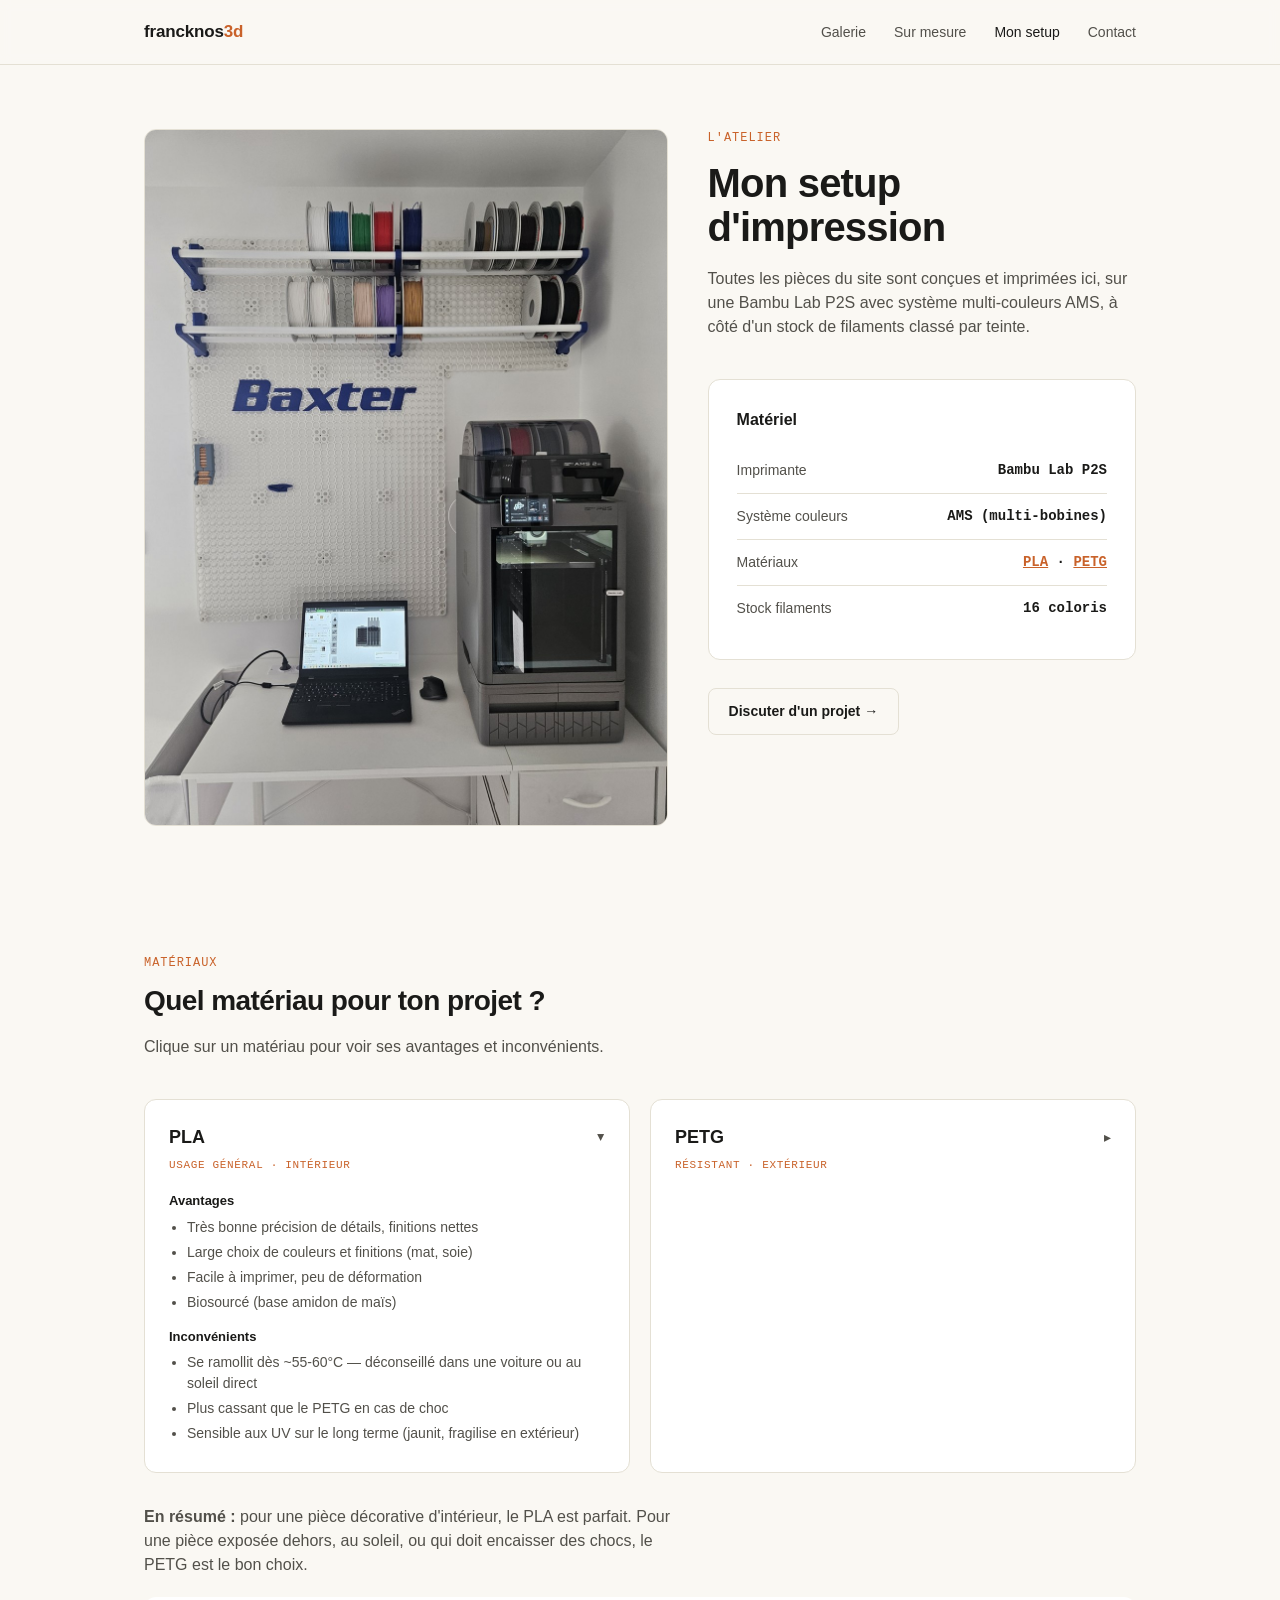
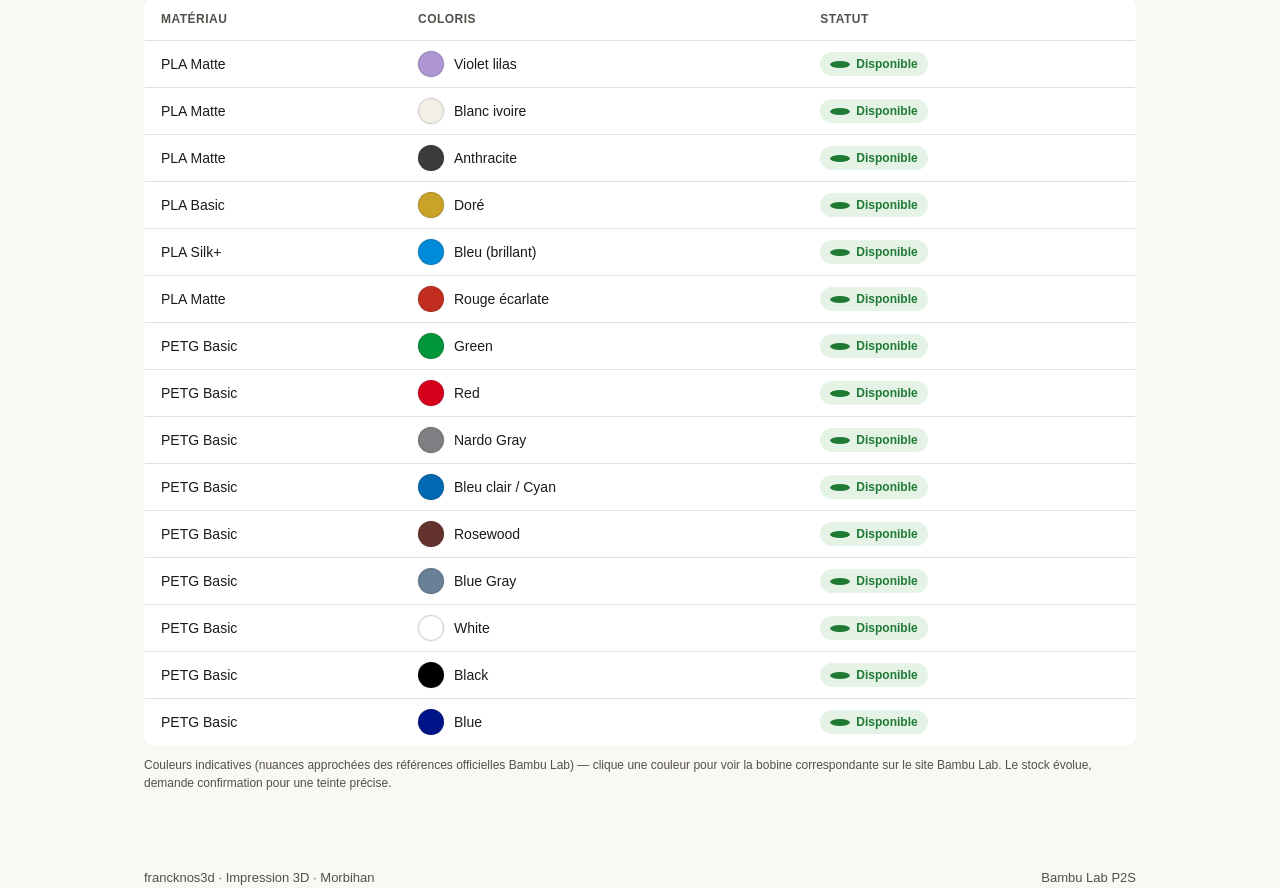
<file: setup.html>
<!DOCTYPE html>
<html lang="fr">
<head>
<meta charset="UTF-8">
<meta name="viewport" content="width=device-width, initial-scale=1.0">
<title>Mon setup — Francknos 3D</title>
<meta name="description" content="Le setup d'impression 3D : Bambu Lab P2S et stock de filaments.">
<link rel="icon" type="image/x-icon" href="favicon.ico">
<link rel="apple-touch-icon" sizes="180x180" href="apple-touch-icon.png">
<link rel="icon" type="image/png" sizes="192x192" href="icon-192.png">
<style>
  :root {
    --ink: #1a1a18;
    --ink-soft: #52504a;
    --surface: #faf8f3;
    --surface-raised: #ffffff;
    --border: #e4e0d4;
    --accent: #c9622a;
    --mono: "JetBrains Mono", "SF Mono", Consolas, monospace;
    --sans: -apple-system, "Segoe UI", Roboto, "Helvetica Neue", Arial, sans-serif;
  }
  * { box-sizing: border-box; }
  html { scroll-behavior: smooth; }
  body { margin: 0; font-family: var(--sans); color: var(--ink); background: var(--surface); line-height: 1.5; }
  a { color: inherit; }
  .wrap { max-width: 1040px; margin: 0 auto; padding: 0 24px; }

  header.top {
    position: sticky; top: 0; z-index: 10;
    background: rgba(250,248,243,0.92); backdrop-filter: blur(6px);
    border-bottom: 1px solid var(--border);
  }
  nav.wrap { display: flex; align-items: center; justify-content: space-between; height: 64px; }
  .brand { font-weight: 700; font-size: 17px; letter-spacing: -0.01em; text-decoration: none; }
  .brand span { color: var(--accent); }
  .navlinks { display: flex; gap: 28px; font-size: 14px; }
  .navlinks a { text-decoration: none; color: var(--ink-soft); font-weight: 500; }
  .navlinks a:hover, .navlinks a.active { color: var(--ink); }

  section { padding: 64px 0; }
  .eyebrow {
    font-family: var(--mono); font-size: 12px; text-transform: uppercase; letter-spacing: 0.08em;
    color: var(--accent); margin: 0 0 14px;
  }
  h1 { font-size: clamp(28px, 4vw, 40px); line-height: 1.1; letter-spacing: -0.02em; margin: 0 0 18px; font-weight: 700; }
  .lede { font-size: 16px; color: var(--ink-soft); max-width: 60ch; margin: 0 0 40px; }

  .setup-grid { display: grid; grid-template-columns: 1.1fr 0.9fr; gap: 40px; align-items: start; }
  .setup-photo { border-radius: 12px; overflow: hidden; border: 1px solid var(--border); }
  .setup-photo img { width: 100%; display: block; }

  .spec-card { background: var(--surface-raised); border: 1px solid var(--border); border-radius: 12px; padding: 28px; }
  .spec-card h3 { margin: 0 0 16px; font-size: 16px; }
  .spec-row { display: flex; justify-content: space-between; padding: 12px 0; border-bottom: 1px solid var(--border); font-size: 14px; }
  .spec-row:last-child { border-bottom: none; }
  .spec-label { color: var(--ink-soft); }
  .spec-val { font-family: var(--mono); font-weight: 600; text-align: right; }

  .mat-grid { display: grid; grid-template-columns: 1fr 1fr; gap: 20px; margin-bottom: 32px; }
  .mat-card {
    background: var(--surface-raised); border: 1px solid var(--border); border-radius: 12px;
    padding: 24px; cursor: pointer;
  }
  .mat-card summary { list-style: none; cursor: pointer; }
  .mat-card summary::-webkit-details-marker { display: none; }
  .mat-card[open] summary .chevron { transform: rotate(90deg); }
  .mat-head { display: flex; align-items: center; justify-content: space-between; }
  .mat-name { font-size: 18px; font-weight: 700; }
  .mat-tag { font-family: var(--mono); font-size: 11px; color: var(--accent); text-transform: uppercase; letter-spacing: 0.06em; }
  .chevron { font-size: 14px; color: var(--ink-soft); transition: transform 0.15s ease; }
  .mat-body { margin-top: 16px; font-size: 14px; color: var(--ink-soft); }
  .mat-body h4 { font-size: 13px; color: var(--ink); margin: 14px 0 6px; }
  .mat-body ul { margin: 0; padding-left: 18px; }
  .mat-body li { margin-bottom: 4px; }

  .color-table { width: 100%; border-collapse: collapse; background: var(--surface-raised); border: 1px solid var(--border); border-radius: 12px; overflow: hidden; font-size: 14px; }
  .color-table th { text-align: left; padding: 12px 16px; border-bottom: 1px solid var(--border); color: var(--ink-soft); font-weight: 600; font-size: 12px; text-transform: uppercase; letter-spacing: 0.04em; }
  .color-table td { padding: 10px 16px; border-bottom: 1px solid var(--border); vertical-align: middle; }
  .color-table tr:last-child td { border-bottom: none; }
  .color-table tbody tr:hover { background: #fdf6ed; }
  .swatch { display: inline-block; width: 26px; height: 26px; border-radius: 50%; border: 1px solid rgba(0,0,0,0.15); margin-right: 10px; vertical-align: middle; box-shadow: 0 0 0 1px rgba(0,0,0,0.04); }
  .status { display: inline-flex; align-items: center; gap: 6px; font-size: 12px; font-weight: 600; padding: 3px 10px; border-radius: 999px; }
  .status.ok { background: #e4f3e6; color: #1f7a33; }
  .status.out { background: #f5e4e0; color: #a43c22; }
  .status.dot { width: 7px; height: 7px; border-radius: 50%; }
  .status.ok .status.dot { background: #1f7a33; }

  .btn {
    display: inline-flex; align-items: center; gap: 8px;
    padding: 12px 20px; border-radius: 8px; font-size: 14px; font-weight: 600;
    text-decoration: none; border: 1px solid var(--border); color: var(--ink); background: transparent;
  }
  .btn:hover { border-color: var(--ink-soft); }

  footer { padding: 32px 0 48px; font-size: 13px; color: var(--ink-soft); display: flex; justify-content: space-between; }

  @media (max-width: 760px) {
    .setup-grid { grid-template-columns: 1fr; }
    .mat-grid { grid-template-columns: 1fr; }
    .color-table { font-size: 13px; }
    .color-table th, .color-table td { padding: 8px 10px; }
    nav.wrap { flex-wrap: wrap; height: auto; padding: 12px 24px; gap: 10px; }
    .navlinks { display: flex; gap: 16px; font-size: 13px; flex-wrap: wrap; width: 100%; justify-content: center; }
  }
</style>
</head>
<body>

<header class="top">
  <nav class="wrap">
    <a href="index.html" class="brand">francknos<span>3d</span></a>
    <div class="navlinks">
      <a href="index.html#galerie">Galerie</a>
      <a href="index.html#sur-mesure">Sur mesure</a>
      <a href="setup.html" class="active">Mon setup</a>
      <a href="index.html#contact">Contact</a>
    </div>
  </nav>
</header>

<section>
  <div class="wrap setup-grid">
    <div class="setup-photo">
      <img src="img/setup.jpg" alt="Setup d'impression 3D : Bambu Lab P2S et stock de filaments">
    </div>
    <div>
      <p class="eyebrow">L'atelier</p>
      <h1>Mon setup d'impression</h1>
      <p class="lede">Toutes les pièces du site sont conçues et imprimées ici, sur une Bambu Lab P2S avec système multi-couleurs AMS, à côté d'un stock de filaments classé par teinte.</p>
      <div class="spec-card">
        <h3>Matériel</h3>
        <div class="spec-row"><span class="spec-label">Imprimante</span><span class="spec-val">Bambu Lab P2S</span></div>
        <div class="spec-row"><span class="spec-label">Système couleurs</span><span class="spec-val">AMS (multi-bobines)</span></div>
        <div class="spec-row"><span class="spec-label">Matériaux</span><span class="spec-val"><a href="#mat-pla" style="color:var(--accent);text-decoration:underline;">PLA</a> · <a href="#mat-petg" style="color:var(--accent);text-decoration:underline;">PETG</a></span></div>
        <div class="spec-row"><span class="spec-label">Stock filaments</span><span class="spec-val">16 coloris</span></div>
      </div>
      <p style="margin-top:28px;">
        <a href="index.html#contact" class="btn">Discuter d'un projet →</a>
      </p>
    </div>
  </div>
</section>

<section>
  <div class="wrap">
    <p class="eyebrow">Matériaux</p>
    <h1 style="font-size:28px;">Quel matériau pour ton projet ?</h1>
    <p class="lede">Clique sur un matériau pour voir ses avantages et inconvénients.</p>
    <div class="mat-grid">
      <details class="mat-card" id="mat-pla" open>
        <summary>
          <div class="mat-head">
            <span class="mat-name">PLA</span>
            <span class="chevron">▸</span>
          </div>
          <span class="mat-tag">Usage général · intérieur</span>
        </summary>
        <div class="mat-body">
          <h4>Avantages</h4>
          <ul>
            <li>Très bonne précision de détails, finitions nettes</li>
            <li>Large choix de couleurs et finitions (mat, soie)</li>
            <li>Facile à imprimer, peu de déformation</li>
            <li>Biosourcé (base amidon de maïs)</li>
          </ul>
          <h4>Inconvénients</h4>
          <ul>
            <li>Se ramollit dès ~55-60°C — déconseillé dans une voiture ou au soleil direct</li>
            <li>Plus cassant que le PETG en cas de choc</li>
            <li>Sensible aux UV sur le long terme (jaunit, fragilise en extérieur)</li>
          </ul>
        </div>
      </details>
      <details class="mat-card" id="mat-petg">
        <summary>
          <div class="mat-head">
            <span class="mat-name">PETG</span>
            <span class="chevron">▸</span>
          </div>
          <span class="mat-tag">Résistant · extérieur</span>
        </summary>
        <div class="mat-body">
          <h4>Avantages</h4>
          <ul>
            <li>Bonne tenue en extérieur et aux UV</li>
            <li>Résiste à la chaleur (jusqu'à ~70-80°C)</li>
            <li>Plus souple et résistant aux chocs que le PLA</li>
            <li>Résiste bien à l'humidité et aux produits courants</li>
          </ul>
          <h4>Inconvénients</h4>
          <ul>
            <li>Finitions légèrement moins nettes que le PLA sur les petits détails</li>
            <li>Peut légèrement "filer" (stringing) si mal réglé</li>
            <li>Un peu plus cher que le PLA</li>
          </ul>
        </div>
      </details>
    </div>

    <p class="lede" style="margin-bottom:20px;"><strong>En résumé :</strong> pour une pièce décorative d'intérieur, le PLA est parfait. Pour une pièce exposée dehors, au soleil, ou qui doit encaisser des chocs, le PETG est le bon choix.</p>

    <table class="color-table">
      <thead>
        <tr><th>Matériau</th><th>Coloris</th><th>Statut</th></tr>
      </thead>
      <tbody>
        <tr><td>PLA Matte</td><td><a href="https://eu.store.bambulab.com/products/pla-matte" target="_blank" rel="noopener" style="display:flex;align-items:center;color:inherit;text-decoration:none;"><span class="swatch" style="background:#AE96D4"></span>Violet lilas</a></td><td><span class="status ok"><span class="status dot"></span>Disponible</span></td></tr>
        <tr><td>PLA Matte</td><td><a href="https://eu.store.bambulab.com/products/pla-matte" target="_blank" rel="noopener" style="display:flex;align-items:center;color:inherit;text-decoration:none;"><span class="swatch" style="background:#F5F0E6;border-color:#ccc"></span>Blanc ivoire</a></td><td><span class="status ok"><span class="status dot"></span>Disponible</span></td></tr>
        <tr><td>PLA Matte</td><td><a href="https://eu.store.bambulab.com/products/pla-matte" target="_blank" rel="noopener" style="display:flex;align-items:center;color:inherit;text-decoration:none;"><span class="swatch" style="background:#3B3B3B"></span>Anthracite</a></td><td><span class="status ok"><span class="status dot"></span>Disponible</span></td></tr>
        <tr><td>PLA Basic</td><td><a href="https://eu.store.bambulab.com/products/pla-basic-filament" target="_blank" rel="noopener" style="display:flex;align-items:center;color:inherit;text-decoration:none;"><span class="swatch" style="background:#C9A227"></span>Doré</a></td><td><span class="status ok"><span class="status dot"></span>Disponible</span></td></tr>
        <tr><td>PLA Silk+</td><td><a href="https://eu.store.bambulab.com/products/pla-silk-upgrade" target="_blank" rel="noopener" style="display:flex;align-items:center;color:inherit;text-decoration:none;"><span class="swatch" style="background:#008BDA"></span>Bleu (brillant)</a></td><td><span class="status ok"><span class="status dot"></span>Disponible</span></td></tr>
        <tr><td>PLA Matte</td><td><a href="https://eu.store.bambulab.com/products/pla-matte" target="_blank" rel="noopener" style="display:flex;align-items:center;color:inherit;text-decoration:none;"><span class="swatch" style="background:#C12E1F"></span>Rouge écarlate</a></td><td><span class="status ok"><span class="status dot"></span>Disponible</span></td></tr>
        <tr><td>PETG Basic</td><td><a href="https://eu.store.bambulab.com/products/petg-basic" target="_blank" rel="noopener" style="display:flex;align-items:center;color:inherit;text-decoration:none;"><span class="swatch" style="background:#009639"></span>Green</a></td><td><span class="status ok"><span class="status dot"></span>Disponible</span></td></tr>
        <tr><td>PETG Basic</td><td><a href="https://eu.store.bambulab.com/products/petg-basic" target="_blank" rel="noopener" style="display:flex;align-items:center;color:inherit;text-decoration:none;"><span class="swatch" style="background:#D6001C"></span>Red</a></td><td><span class="status ok"><span class="status dot"></span>Disponible</span></td></tr>
        <tr><td>PETG Basic</td><td><a href="https://eu.store.bambulab.com/products/petg-basic" target="_blank" rel="noopener" style="display:flex;align-items:center;color:inherit;text-decoration:none;"><span class="swatch" style="background:#7F7E83"></span>Nardo Gray</a></td><td><span class="status ok"><span class="status dot"></span>Disponible</span></td></tr>
        <tr><td>PETG Basic</td><td><a href="https://eu.store.bambulab.com/products/petg-basic" target="_blank" rel="noopener" style="display:flex;align-items:center;color:inherit;text-decoration:none;"><span class="swatch" style="background:#0069B1"></span>Bleu clair / Cyan</a></td><td><span class="status ok"><span class="status dot"></span>Disponible</span></td></tr>
        <tr><td>PETG Basic</td><td><a href="https://eu.store.bambulab.com/products/petg-basic" target="_blank" rel="noopener" style="display:flex;align-items:center;color:inherit;text-decoration:none;"><span class="swatch" style="background:#65332E"></span>Rosewood</a></td><td><span class="status ok"><span class="status dot"></span>Disponible</span></td></tr>
        <tr><td>PETG Basic</td><td><a href="https://eu.store.bambulab.com/products/petg-basic" target="_blank" rel="noopener" style="display:flex;align-items:center;color:inherit;text-decoration:none;"><span class="swatch" style="background:#688197"></span>Blue Gray</a></td><td><span class="status ok"><span class="status dot"></span>Disponible</span></td></tr>
        <tr><td>PETG Basic</td><td><a href="https://eu.store.bambulab.com/products/petg-basic" target="_blank" rel="noopener" style="display:flex;align-items:center;color:inherit;text-decoration:none;"><span class="swatch" style="background:#FFFFFF;border-color:#ccc"></span>White</a></td><td><span class="status ok"><span class="status dot"></span>Disponible</span></td></tr>
        <tr><td>PETG Basic</td><td><a href="https://eu.store.bambulab.com/products/petg-basic" target="_blank" rel="noopener" style="display:flex;align-items:center;color:inherit;text-decoration:none;"><span class="swatch" style="background:#000000"></span>Black</a></td><td><span class="status ok"><span class="status dot"></span>Disponible</span></td></tr>
        <tr><td>PETG Basic</td><td><a href="https://eu.store.bambulab.com/products/petg-basic" target="_blank" rel="noopener" style="display:flex;align-items:center;color:inherit;text-decoration:none;"><span class="swatch" style="background:#001489"></span>Blue</a></td><td><span class="status ok"><span class="status dot"></span>Disponible</span></td></tr>
      </tbody>
    </table>
    <p style="font-size:12px;color:var(--ink-soft);margin-top:10px;">Couleurs indicatives (nuances approchées des références officielles Bambu Lab) — clique une couleur pour voir la bobine correspondante sur le site Bambu Lab. Le stock évolue, demande confirmation pour une teinte précise.</p>
  </div>
</section>

<footer class="wrap">
  <span>francknos3d · Impression 3D · Morbihan</span>
  <span>Bambu Lab P2S</span>
</footer>

</body>
</html>
</file>
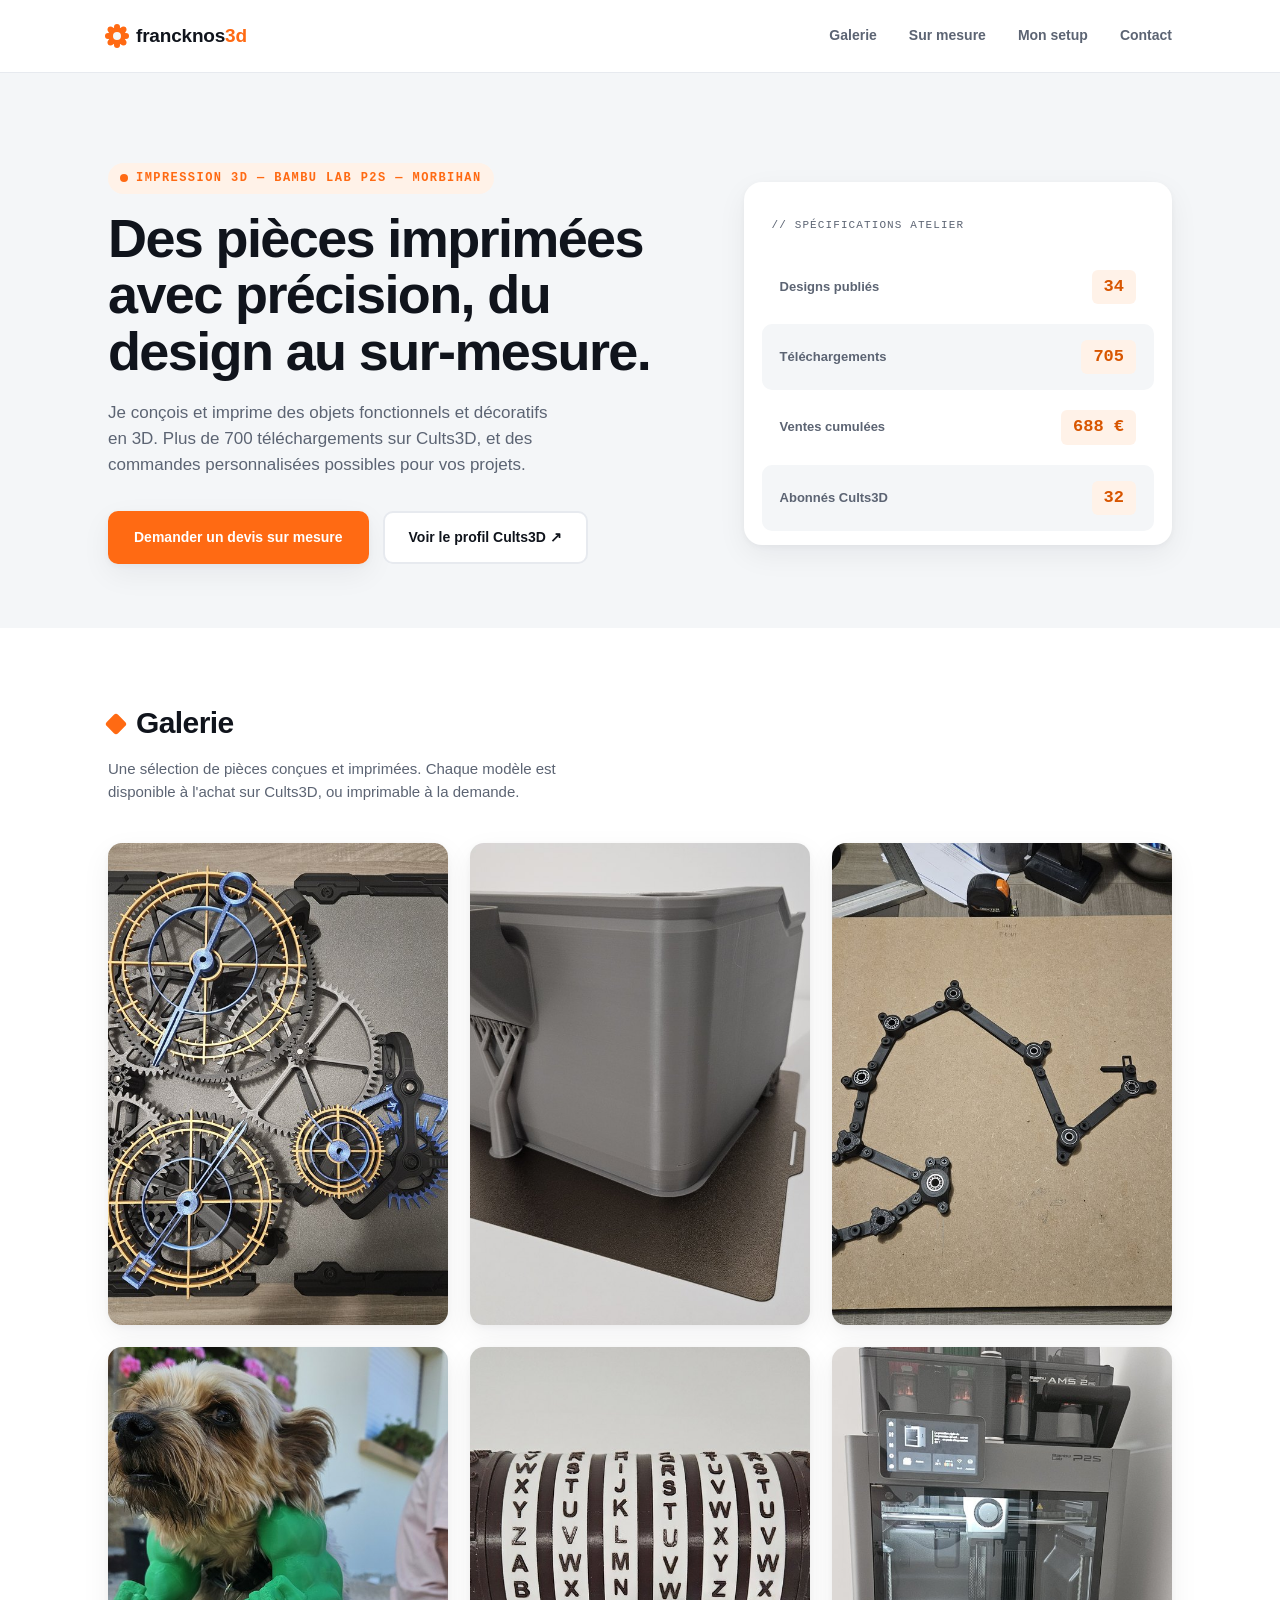
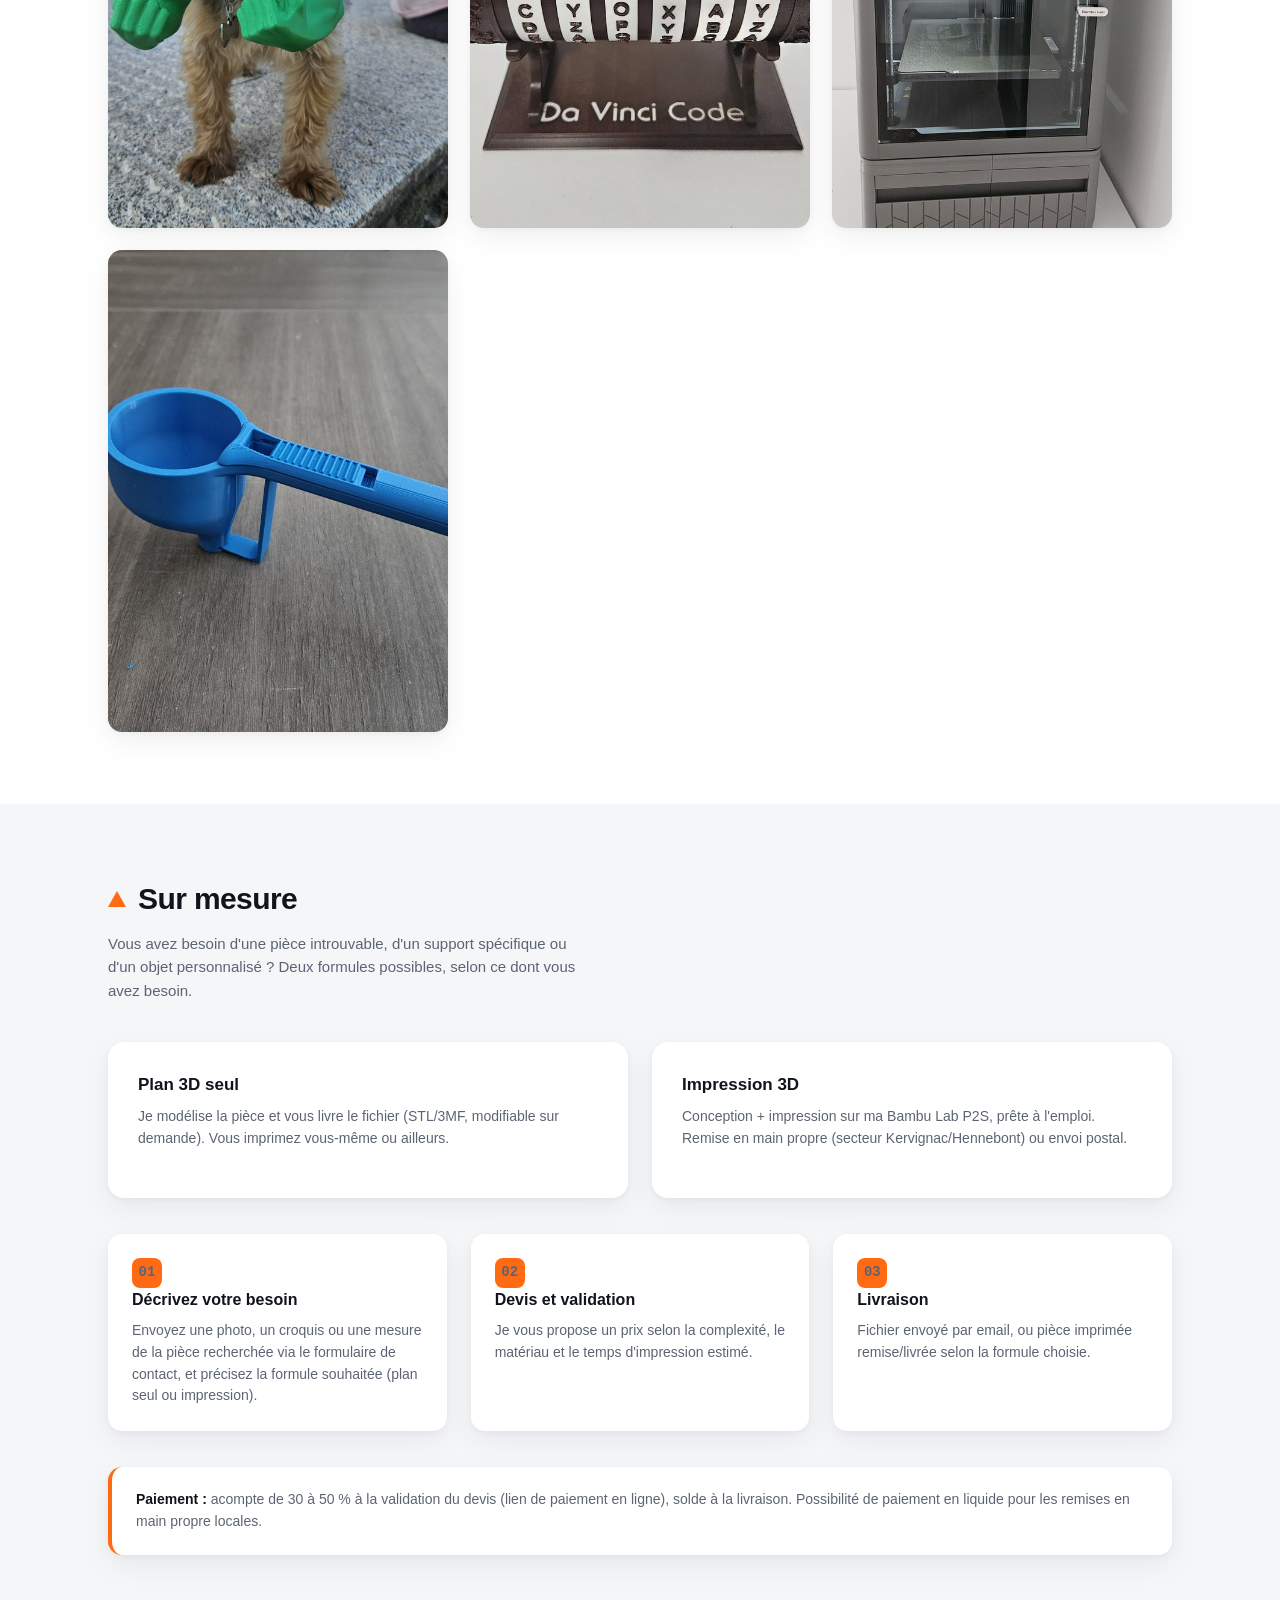
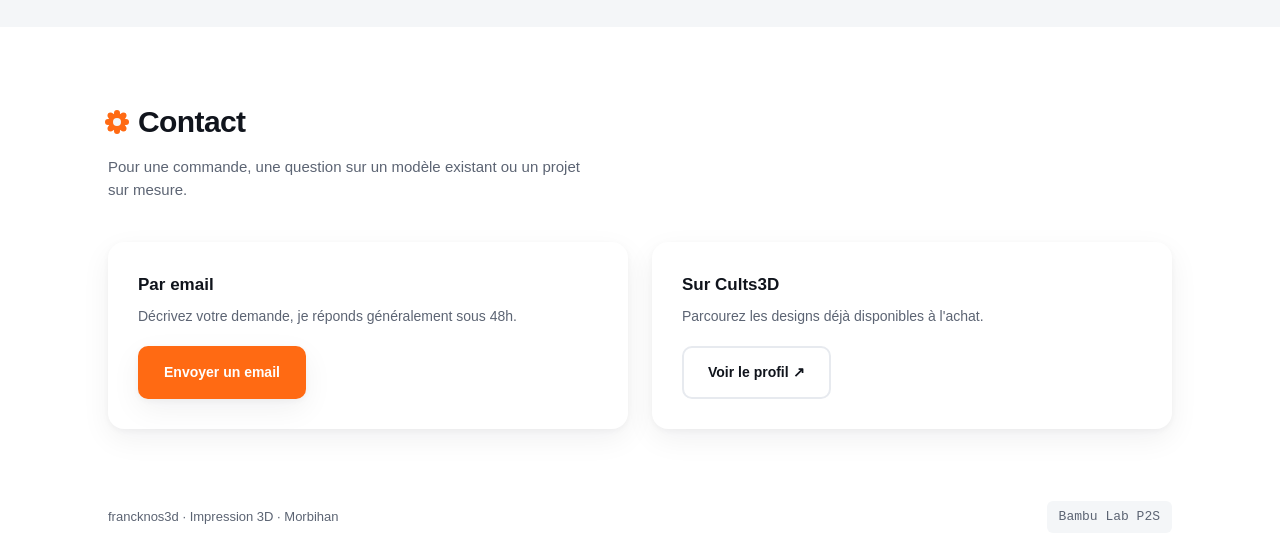
<file: preview/bambulab.html>
<!DOCTYPE html>
<html lang="fr">
<head>
<meta charset="UTF-8">
<meta name="viewport" content="width=device-width, initial-scale=1.0">
<title>Francknos 3D — Impression 3D sur mesure</title>
<meta name="description" content="Designs d'impression 3D et pièces sur mesure, imprimés sur Bambu Lab P2S. Morbihan, Bretagne.">
<link rel="icon" type="image/x-icon" href="../favicon.ico">
<link rel="apple-touch-icon" sizes="180x180" href="../apple-touch-icon.png">
<link rel="icon" type="image/png" sizes="192x192" href="../icon-192.png">
<style>
  :root {
    --ink: #10141c;
    --ink-soft: #5c6473;
    --surface: #ffffff;
    --surface-alt: #f4f6f8;
    --border: #e7eaef;
    --accent: #FF6A13;
    --accent-dark: #d85600;
    --accent-ink: #ffffff;
    --mono: "JetBrains Mono", "SF Mono", Consolas, monospace;
    --sans: "Inter", -apple-system, "Segoe UI", Roboto, "Helvetica Neue", Arial, sans-serif;
    --shadow: 0 2px 6px rgba(16,20,28,0.04), 0 10px 30px rgba(16,20,28,0.06);
    --shadow-hover: 0 4px 10px rgba(16,20,28,0.06), 0 16px 40px rgba(16,20,28,0.10);
  }
  * { box-sizing: border-box; }
  html { scroll-behavior: smooth; }
  body {
    margin: 0;
    font-family: var(--sans);
    color: var(--ink);
    background: var(--surface);
    line-height: 1.55;
  }
  a { color: inherit; }
  .wrap { max-width: 1120px; margin: 0 auto; padding: 0 28px; }

  /* decorative CSS "icons" */
  .icon-dot { display:inline-block; width:8px; height:8px; border-radius:50%; background:var(--accent); margin-right:8px; vertical-align:middle; }
  .icon-gear {
    display:inline-block; width:18px; height:18px; border-radius:50%;
    background: var(--accent);
    position: relative;
    box-shadow:
      0 -9px 0 -6px var(--accent), 0 9px 0 -6px var(--accent),
      -9px 0 0 -6px var(--accent), 9px 0 0 -6px var(--accent),
      -6.5px -6.5px 0 -6px var(--accent), 6.5px 6.5px 0 -6px var(--accent),
      -6.5px 6.5px 0 -6px var(--accent), 6.5px -6.5px 0 -6px var(--accent);
  }
  .icon-gear::after {
    content: ""; position: absolute; inset: 5px; border-radius: 50%; background: var(--surface-alt);
  }
  .icon-tri { width:0; height:0; border-left:9px solid transparent; border-right:9px solid transparent; border-bottom:16px solid var(--accent); display:inline-block; }
  .icon-sq { width:16px; height:16px; background:var(--accent); display:inline-block; transform: rotate(45deg); border-radius:3px; }

  header.top {
    position: sticky; top: 0; z-index: 10;
    background: rgba(255,255,255,0.90);
    backdrop-filter: blur(8px);
    border-bottom: 1px solid var(--border);
  }
  nav.wrap {
    display: flex; align-items: center; justify-content: space-between;
    height: 72px;
  }
  .brand { font-weight: 800; font-size: 19px; letter-spacing: -0.01em; text-decoration: none; display:flex; align-items:center; }
  .brand span { color: var(--accent); }
  .navlinks { display: flex; gap: 32px; font-size: 14px; }
  .navlinks a { text-decoration: none; color: var(--ink-soft); font-weight: 600; transition: color .15s; }
  .navlinks a:hover { color: var(--accent); }

  .hero {
    padding: 90px 0 64px;
    background: linear-gradient(180deg, var(--surface-alt) 0%, var(--surface) 100%);
  }
  .hero-grid { display: grid; grid-template-columns: 1.15fr 0.85fr; gap: 56px; align-items: center; }
  .eyebrow {
    font-family: var(--mono); font-size: 12px; text-transform: uppercase; letter-spacing: 0.12em;
    color: var(--accent); margin: 0 0 16px; font-weight: 700;
    display: inline-flex; align-items: center; background: #fff2e8; padding: 6px 12px; border-radius: 20px;
  }
  h1 {
    font-size: clamp(34px, 4.8vw, 54px); line-height: 1.05; letter-spacing: -0.03em;
    margin: 0 0 20px; font-weight: 800;
  }
  .hero p.lede { font-size: 17px; color: var(--ink-soft); max-width: 48ch; margin: 0 0 32px; }
  .cta-row { display: flex; gap: 14px; flex-wrap: wrap; }
  .btn {
    display: inline-flex; align-items: center; gap: 8px;
    padding: 14px 24px; border-radius: 10px; font-size: 14px; font-weight: 700;
    text-decoration: none; border: 2px solid transparent; cursor: pointer;
    transition: transform .12s ease, box-shadow .12s ease;
  }
  .btn-primary { background: var(--accent); color: var(--accent-ink); box-shadow: var(--shadow); }
  .btn-primary:hover { background: var(--accent-dark); transform: translateY(-2px); box-shadow: var(--shadow-hover); }
  .btn-ghost { border-color: var(--border); color: var(--ink); background: var(--surface); }
  .btn-ghost:hover { border-color: var(--accent); color: var(--accent); transform: translateY(-2px); }

  .stat-card {
    background: var(--surface); border-radius: 18px;
    padding: 10px; box-shadow: var(--shadow);
  }
  .stat-card-head {
    font-family: var(--mono); font-size: 11px; text-transform: uppercase; letter-spacing: 0.1em;
    color: var(--ink-soft); padding: 14px 18px 8px;
  }
  .stat-row { display: flex; justify-content: space-between; align-items:center; padding: 16px 18px; margin: 4px 8px; border-radius: 10px; }
  .stat-row:nth-child(odd) { background: var(--surface-alt); }
  .stat-label { font-size: 13px; color: var(--ink-soft); font-weight: 600; }
  .stat-num {
    font-family: var(--mono); font-weight: 800; font-size: 17px; color: var(--accent-dark);
    background: #fff2e8; padding: 4px 12px; border-radius: 6px;
  }

  section { padding: 72px 0; }
  section:nth-of-type(odd) { background: var(--surface-alt); }
  h2 {
    font-size: 30px; letter-spacing: -0.02em; margin: 0 0 10px; font-weight: 800;
    display: flex; align-items: center;
  }
  .section-intro { color: var(--ink-soft); font-size: 15px; margin: 0 0 40px; max-width: 58ch; }

  .gallery {
    display: grid; grid-template-columns: repeat(3, 1fr); gap: 22px;
  }
  .piece {
    background: var(--surface); border-radius: 14px;
    overflow: hidden; box-shadow: var(--shadow); transition: transform .15s, box-shadow .15s;
  }
  .piece:hover { transform: translateY(-4px); box-shadow: var(--shadow-hover); }
  .piece-thumb {
    aspect-ratio: 1 / 1; background: var(--surface-alt);
    display: flex; align-items: center; justify-content: center;
    color: #b7b2a1; font-family: var(--mono); font-size: 12px;
  }
  .piece-body { padding: 16px 18px; }
  .piece-name { font-weight: 700; font-size: 14px; margin: 0 0 4px; }
  .piece-meta { font-size: 12px; color: var(--ink-soft); font-family: var(--mono); }
  .piece-link {
    display: block; padding: 12px 18px; font-size: 13px; font-weight: 700;
    border-top: 1px solid var(--border); text-decoration: none; color: var(--accent);
  }
  .piece-link:hover { color: var(--accent-dark); }

  .custom-grid { display: grid; grid-template-columns: repeat(3, 1fr); gap: 24px; }
  .step { background: var(--surface); border-radius: 14px; padding: 24px; box-shadow: var(--shadow); }
  .step-num {
    font-family: var(--mono); color: #fff; font-size: 13px; font-weight: 800; margin-bottom: 14px;
    background: var(--accent); display:inline-flex; width:30px; height:30px; align-items:center; justify-content:center;
    border-radius: 8px;
  }
  .step h3 { font-size: 16px; margin: 0 0 8px; font-weight: 700; }
  .step p { font-size: 14px; color: var(--ink-soft); margin: 0; }

  .pricing-note {
    margin-top: 36px; padding: 22px 24px; background: var(--surface);
    border-radius: 14px; font-size: 14px; color: var(--ink-soft); box-shadow: var(--shadow);
    border-left: 4px solid var(--accent);
  }
  .pricing-note strong { color: var(--ink); }

  .contact-grid { display: grid; grid-template-columns: 1fr 1fr; gap: 24px; }
  .contact-card {
    background: var(--surface); border-radius: 16px; padding: 30px; box-shadow: var(--shadow);
    transition: transform .15s, box-shadow .15s;
  }
  .contact-card:hover { transform: translateY(-3px); box-shadow: var(--shadow-hover); }
  .contact-card h3 { margin: 0 0 8px; font-size: 17px; font-weight: 700; }
  .contact-card p { color: var(--ink-soft); font-size: 14px; margin: 0 0 18px; }

  footer {
    padding: 36px 0 48px; font-size: 13px; color: var(--ink-soft);
    display: flex; justify-content: space-between; align-items:center;
  }
  footer span:last-child {
    font-family: var(--mono); background: var(--surface-alt); padding: 6px 12px; border-radius: 6px;
  }

  @media (max-width: 760px) {
    .hero-grid, .contact-grid { grid-template-columns: 1fr; }
    .gallery, .custom-grid { grid-template-columns: 1fr 1fr; }
    nav.wrap { flex-wrap: wrap; height: auto; padding: 14px 24px; gap: 12px; }
    .navlinks { display: flex; gap: 16px; font-size: 13px; flex-wrap: wrap; width: 100%; justify-content: center; }
    section { padding: 52px 0; }
  }
  @media (max-width: 480px) {
    .gallery, .custom-grid { grid-template-columns: 1fr; }
    .navlinks { gap: 12px; font-size: 12px; }
    h1 { font-size: 30px; }
  }
</style>
</head>
<body>

<header class="top">
  <nav class="wrap">
    <a href="#" class="brand"><span class="icon-gear" style="margin-right:10px;"></span>francknos<span>3d</span></a>
    <div class="navlinks">
      <a href="#galerie">Galerie</a>
      <a href="#sur-mesure">Sur mesure</a>
      <a href="../setup.html">Mon setup</a>
      <a href="#contact">Contact</a>
    </div>
  </nav>
</header>

<section class="hero">
  <div class="wrap hero-grid">
    <div>
      <p class="eyebrow"><span class="icon-dot"></span>Impression 3D — Bambu Lab P2S — Morbihan</p>
      <h1>Des pièces imprimées avec précision, du design au sur-mesure.</h1>
      <p class="lede">Je conçois et imprime des objets fonctionnels et décoratifs en 3D. Plus de 700 téléchargements sur Cults3D, et des commandes personnalisées possibles pour vos projets.</p>
      <div class="cta-row">
        <a href="#sur-mesure" class="btn btn-primary">Demander un devis sur mesure</a>
        <a href="https://cults3d.com/fr/utilisateurs/francknos" class="btn btn-ghost" target="_blank" rel="noopener">Voir le profil Cults3D ↗</a>
      </div>
    </div>
    <div class="stat-card">
      <p class="stat-card-head">// Spécifications atelier</p>
      <div class="stat-row"><span class="stat-label">Designs publiés</span><span class="stat-num">34</span></div>
      <div class="stat-row"><span class="stat-label">Téléchargements</span><span class="stat-num">705</span></div>
      <div class="stat-row"><span class="stat-label">Ventes cumulées</span><span class="stat-num">688 €</span></div>
      <div class="stat-row"><span class="stat-label">Abonnés Cults3D</span><span class="stat-num">32</span></div>
    </div>
  </div>
</section>

<section id="galerie">
  <div class="wrap">
    <h2><span class="icon-sq" style="margin-right:12px;"></span>Galerie</h2>
    <p class="section-intro">Une sélection de pièces conçues et imprimées. Chaque modèle est disponible à l'achat sur Cults3D, ou imprimable à la demande.</p>
    <div class="gallery">
      <div class="piece">
        <img class="piece-thumb" src="../img/piece9.jpg" alt="Mécanisme d'horloge squelette imprimé en 3D" style="width:100%;height:100%;object-fit:cover;display:block;">
        <div class="piece-body">
          <p class="piece-name">Horloge squelette</p>
          <p class="piece-meta">PLA · cadrans et aiguilles fonctionnels</p>
        </div>
        <a href="https://cults3d.com/fr/utilisateurs/francknos" class="piece-link" target="_blank" rel="noopener">Voir sur Cults3D →</a>
      </div>
      <div class="piece">
        <img class="piece-thumb" src="../img/piece1.jpg" alt="Cryptex Da Vinci Code imprimé en 3D" style="width:100%;height:100%;object-fit:cover;display:block;">
        <div class="piece-body">
          <p class="piece-name">Cryptex "Da Vinci Code"</p>
          <p class="piece-meta">PLA · mécanisme à combinaison</p>
        </div>
        <a href="https://cults3d.com/fr/utilisateurs/francknos" class="piece-link" target="_blank" rel="noopener">Voir sur Cults3D →</a>
      </div>
      <div class="piece">
        <img class="piece-thumb" src="../img/piece8.jpg" alt="Pendule mécanique imprimée en 3D" style="width:100%;height:100%;object-fit:cover;display:block;">
        <div class="piece-body">
          <p class="piece-name">Pendule mécanique</p>
          <p class="piece-meta">PLA · présentation en cadre</p>
        </div>
        <a href="https://cults3d.com/fr/utilisateurs/francknos" class="piece-link" target="_blank" rel="noopener">Voir sur Cults3D →</a>
      </div>
      <div class="piece">
        <img class="piece-thumb" src="../img/piece3.jpg" alt="Chien avec un bras Hulk imprimé en 3D" style="width:100%;height:100%;object-fit:cover;display:block;">
        <div class="piece-body">
          <p class="piece-name">Bras Hulk (format jouet)</p>
          <p class="piece-meta">PLA · pièce cosplay / jouet</p>
        </div>
        <a href="https://cults3d.com/fr/utilisateurs/francknos" class="piece-link" target="_blank" rel="noopener">Voir sur Cults3D →</a>
      </div>
      <div class="piece">
        <img class="piece-thumb" src="../img/piece4.jpg" alt="Mécanisme d'engrenages imprimé en 3D" style="width:100%;height:100%;object-fit:cover;display:block;">
        <div class="piece-body">
          <p class="piece-name">Mécanisme d'engrenages</p>
          <p class="piece-meta">PLA · pièces mobiles</p>
        </div>
        <a href="https://cults3d.com/fr/utilisateurs/francknos" class="piece-link" target="_blank" rel="noopener">Voir sur Cults3D →</a>
      </div>
      <div class="piece">
        <img class="piece-thumb" src="../img/piece2.jpg" alt="Cuillère doseuse imprimée en 3D" style="width:100%;height:100%;object-fit:cover;display:block;">
        <div class="piece-body">
          <p class="piece-name">Cuillère doseuse</p>
          <p class="piece-meta">PLA · objet fonctionnel</p>
        </div>
        <a href="https://cults3d.com/fr/utilisateurs/francknos" class="piece-link" target="_blank" rel="noopener">Voir sur Cults3D →</a>
      </div>
      <div class="piece">
        <img class="piece-thumb" src="../img/piece5.jpg" alt="Composition d'engrenages imprimée en 3D" style="width:100%;height:100%;object-fit:cover;display:block;">
        <div class="piece-body">
          <p class="piece-name">Composition d'engrenages</p>
          <p class="piece-meta">PLA · pièce décorative</p>
        </div>
        <a href="https://cults3d.com/fr/utilisateurs/francknos" class="piece-link" target="_blank" rel="noopener">Voir sur Cults3D →</a>
      </div>
    </div>
  </div>
</section>

<section id="sur-mesure">
  <div class="wrap">
    <h2><span class="icon-tri" style="margin-right:12px;"></span>Sur mesure</h2>
    <p class="section-intro">Vous avez besoin d'une pièce introuvable, d'un support spécifique ou d'un objet personnalisé ? Deux formules possibles, selon ce dont vous avez besoin.</p>

    <div class="contact-grid" style="margin-bottom: 36px;">
      <div class="contact-card">
        <h3>Plan 3D seul</h3>
        <p>Je modélise la pièce et vous livre le fichier (STL/3MF, modifiable sur demande). Vous imprimez vous-même ou ailleurs.</p>
      </div>
      <div class="contact-card">
        <h3>Impression 3D</h3>
        <p>Conception + impression sur ma Bambu Lab P2S, prête à l'emploi. Remise en main propre (secteur Kervignac/Hennebont) ou envoi postal.</p>
      </div>
    </div>

    <div class="custom-grid">
      <div class="step">
        <p class="step-num">01</p>
        <h3>Décrivez votre besoin</h3>
        <p>Envoyez une photo, un croquis ou une mesure de la pièce recherchée via le formulaire de contact, et précisez la formule souhaitée (plan seul ou impression).</p>
      </div>
      <div class="step">
        <p class="step-num">02</p>
        <h3>Devis et validation</h3>
        <p>Je vous propose un prix selon la complexité, le matériau et le temps d'impression estimé.</p>
      </div>
      <div class="step">
        <p class="step-num">03</p>
        <h3>Livraison</h3>
        <p>Fichier envoyé par email, ou pièce imprimée remise/livrée selon la formule choisie.</p>
      </div>
    </div>
    <div class="pricing-note">
      <strong>Paiement :</strong> acompte de 30 à 50 % à la validation du devis (lien de paiement en ligne), solde à la livraison. Possibilité de paiement en liquide pour les remises en main propre locales.
    </div>
  </div>
</section>

<section id="contact">
  <div class="wrap">
    <h2><span class="icon-gear" style="margin-right:12px;"></span>Contact</h2>
    <p class="section-intro">Pour une commande, une question sur un modèle existant ou un projet sur mesure.</p>
    <div class="contact-grid">
      <div class="contact-card">
        <h3>Par email</h3>
        <p>Décrivez votre demande, je réponds généralement sous 48h.</p>
        <a href="mailto:francknos+3d@gmail.com" class="btn btn-primary">Envoyer un email</a>
      </div>
      <div class="contact-card">
        <h3>Sur Cults3D</h3>
        <p>Parcourez les designs déjà disponibles à l'achat.</p>
        <a href="https://cults3d.com/fr/utilisateurs/francknos" class="btn btn-ghost" target="_blank" rel="noopener">Voir le profil ↗</a>
      </div>
    </div>
  </div>
</section>

<footer class="wrap">
  <span>francknos3d · Impression 3D · Morbihan</span>
  <span>Bambu Lab P2S</span>
</footer>

</body>
</html>
</file>
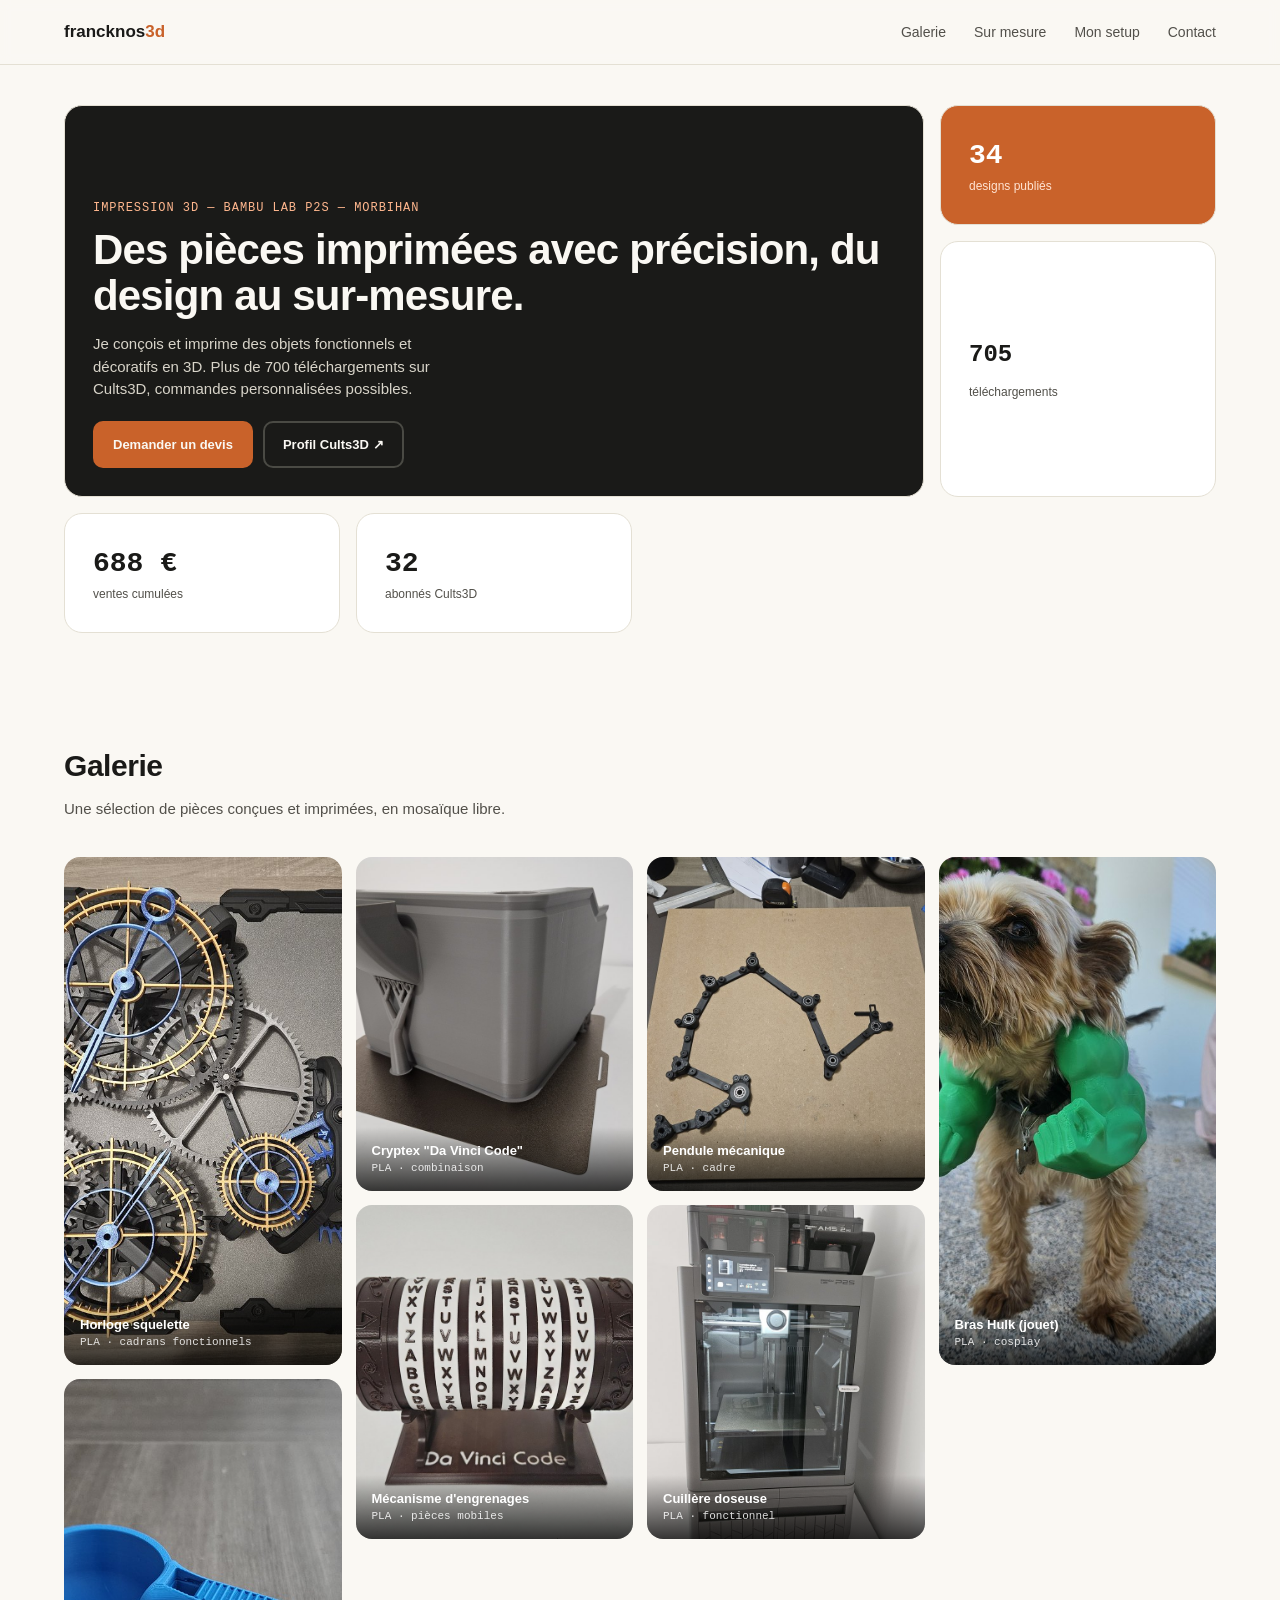
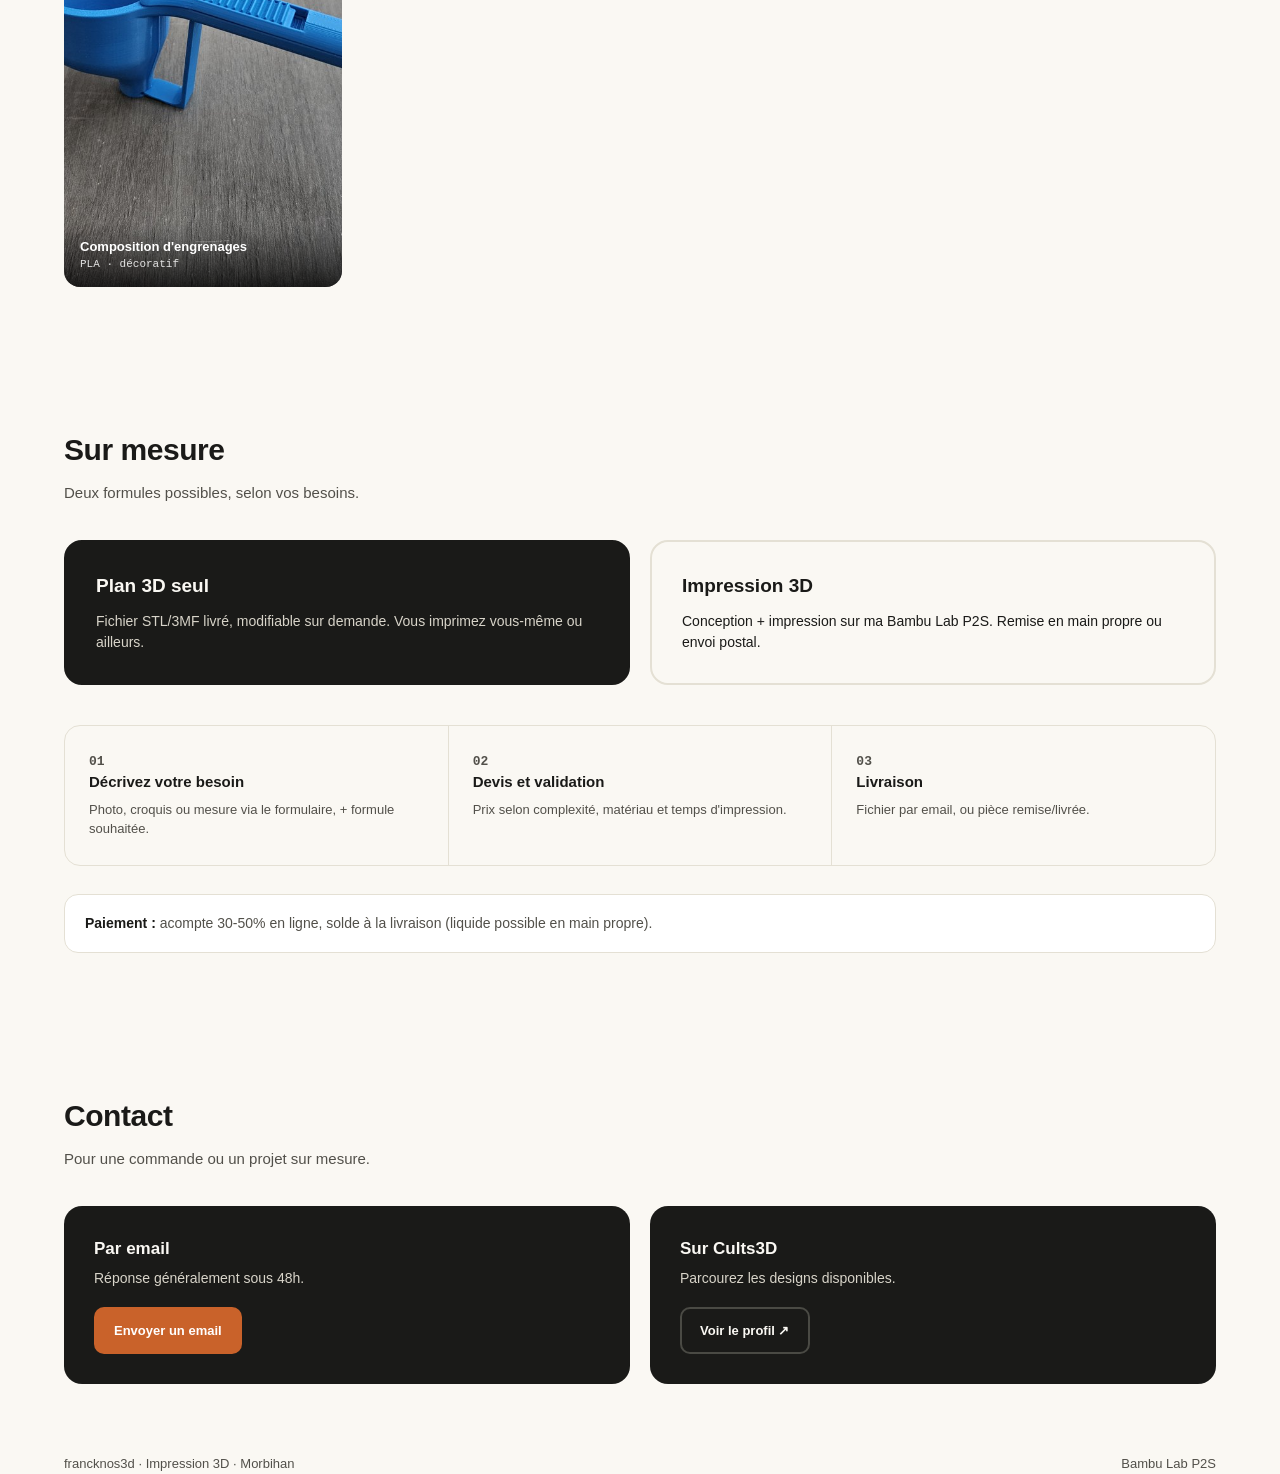
<file: preview/bento.html>
<!DOCTYPE html>
<html lang="fr">
<head>
<meta charset="UTF-8">
<meta name="viewport" content="width=device-width, initial-scale=1.0">
<title>Francknos 3D — Impression 3D sur mesure</title>
<meta name="description" content="Designs d'impression 3D et pièces sur mesure, imprimés sur Bambu Lab P2S. Morbihan, Bretagne.">
<link rel="icon" type="image/x-icon" href="../favicon.ico">
<link rel="apple-touch-icon" sizes="180x180" href="../apple-touch-icon.png">
<link rel="icon" type="image/png" sizes="192x192" href="../icon-192.png">
<style>
  :root {
    --ink: #1a1a18;
    --ink-soft: #52504a;
    --surface: #faf8f3;
    --surface-raised: #ffffff;
    --border: #e4e0d4;
    --accent: #c9622a;
    --mono: "JetBrains Mono", "SF Mono", Consolas, monospace;
    --sans: -apple-system, "Segoe UI", Roboto, "Helvetica Neue", Arial, sans-serif;
  }
  * { box-sizing: border-box; }
  html { scroll-behavior: smooth; }
  body { margin: 0; font-family: var(--sans); color: var(--ink); background: var(--surface); line-height: 1.5; }
  a { color: inherit; }
  .wrap { max-width: 1200px; margin: 0 auto; padding: 0 24px; }

  header.top { position: sticky; top: 0; z-index: 10; background: rgba(250,248,243,0.92); backdrop-filter: blur(6px); border-bottom: 1px solid var(--border); }
  nav.wrap { display: flex; align-items: center; justify-content: space-between; height: 64px; }
  .brand { font-weight: 700; font-size: 17px; text-decoration: none; }
  .brand span { color: var(--accent); }
  .navlinks { display: flex; gap: 28px; font-size: 14px; }
  .navlinks a { text-decoration: none; color: var(--ink-soft); font-weight: 500; }
  .navlinks a:hover { color: var(--ink); }

  /* BENTO HERO */
  .bento { display: grid; grid-template-columns: repeat(4, 1fr); grid-auto-rows: 120px; gap: 16px; padding: 40px 0; }
  .bento-tile { background: var(--surface-raised); border: 1px solid var(--border); border-radius: 18px; padding: 28px; overflow: hidden; position: relative; }
  .tile-hero { grid-column: span 3; grid-row: span 3; background: var(--ink); color: var(--surface); display: flex; flex-direction: column; justify-content: flex-end; }
  .tile-hero .eyebrow { color: #ffb78e; font-family: var(--mono); font-size: 12px; text-transform: uppercase; letter-spacing: 0.08em; margin-bottom: 10px; }
  .tile-hero h1 { font-size: clamp(28px,3.4vw,42px); line-height: 1.1; margin: 0 0 14px; font-weight: 800; letter-spacing: -0.02em; }
  .tile-hero p { color: #d8d4c9; font-size: 15px; max-width: 46ch; margin: 0 0 20px; }
  .tile-stat { grid-column: span 1; grid-row: span 1; display: flex; flex-direction: column; justify-content: center; background: var(--surface-raised); }
  .tile-stat.accent { background: var(--accent); color: white; }
  .tile-stat .num { font-family: var(--mono); font-weight: 800; font-size: 28px; }
  .tile-stat .label { font-size: 12px; color: var(--ink-soft); }
  .tile-stat.accent .label { color: #ffe3d2; }
  .tile-cta { grid-column: span 1; grid-row: span 2; display: flex; flex-direction: column; justify-content: center; gap: 10px; }
  .btn { display: inline-flex; align-items: center; justify-content: center; gap: 8px; padding: 12px 18px; border-radius: 10px; font-size: 13px; font-weight: 700; text-decoration: none; border: 2px solid transparent; }
  .btn-primary { background: var(--ink); color: var(--surface); }
  .btn-ghost { border-color: var(--border); color: var(--ink); }

  section.block { padding: 70px 0; }
  h2 { font-size: 30px; letter-spacing: -0.015em; margin: 0 0 10px; font-weight: 800; }
  .section-intro { color: var(--ink-soft); font-size: 15px; margin: 0 0 36px; max-width: 60ch; }

  .mosaic { display: grid; grid-template-columns: repeat(4, 1fr); grid-auto-rows: 160px; gap: 14px; }
  .mosaic .piece { grid-row: span 2; border-radius: 16px; overflow: hidden; position: relative; background: #efece3; }
  .mosaic .piece:nth-child(3n+1) { grid-row: span 3; }
  .mosaic .piece img { width: 100%; height: 100%; object-fit: cover; display: block; }
  .mosaic .piece .label {
    position: absolute; left: 0; right: 0; bottom: 0; padding: 14px 16px;
    background: linear-gradient(transparent, rgba(0,0,0,0.75));
    color: white; font-size: 13px; font-weight: 700;
  }
  .mosaic .piece .label span { display:block; font-weight:400; font-size:11px; font-family: var(--mono); opacity: .85; }

  .offers { display: grid; grid-template-columns: 1fr 1fr; gap: 20px; margin-bottom: 40px; }
  .offer-card { border-radius: 18px; padding: 30px; border: 2px solid var(--border); }
  .offer-card.hi { border-color: var(--ink); background: var(--ink); color: var(--surface); }
  .offer-card h3 { font-size: 19px; margin: 0 0 10px; }
  .offer-card p { font-size: 14px; margin: 0; }
  .offer-card.hi p { color: #d8d4c9; }

  .steps-rail { display: flex; gap: 0; border: 1px solid var(--border); border-radius: 16px; overflow: hidden; }
  .steps-rail .step { flex: 1; padding: 26px 24px; border-right: 1px solid var(--border); }
  .steps-rail .step:last-child { border-right: none; }
  .step-num { font-family: var(--mono); color: var(--accent); font-weight: 800; font-size: 13px; margin-bottom: 10px; }
  .step h4 { font-size: 15px; margin: 0 0 6px; }
  .step p { font-size: 13px; color: var(--ink-soft); margin: 0; }

  .pricing-note { margin-top: 28px; padding: 18px 20px; background: var(--surface-raised); border: 1px solid var(--border); border-radius: 14px; font-size: 14px; color: var(--ink-soft); }
  .pricing-note strong { color: var(--ink); }

  .contact-grid { display: grid; grid-template-columns: 1fr 1fr; gap: 20px; }
  .contact-card { background: var(--ink); color: var(--surface); border-radius: 18px; padding: 30px; }
  .contact-card h3 { margin: 0 0 6px; font-size: 17px; }
  .contact-card p { color: #d8d4c9; font-size: 14px; margin: 0 0 18px; }

  footer { padding: 32px 0 48px; font-size: 13px; color: var(--ink-soft); display: flex; justify-content: space-between; }

  @media (max-width: 900px) {
    .bento { grid-template-columns: repeat(2, 1fr); }
    .tile-hero { grid-column: span 2; }
    .tile-cta { grid-row: span 1; }
    .mosaic { grid-template-columns: repeat(2, 1fr); }
    .offers, .contact-grid { grid-template-columns: 1fr; }
    .steps-rail { flex-direction: column; }
    .steps-rail .step { border-right: none; border-bottom: 1px solid var(--border); }
  }
</style>
</head>
<body>

<header class="top">
  <nav class="wrap">
    <a href="#" class="brand">francknos<span>3d</span></a>
    <div class="navlinks">
      <a href="#galerie">Galerie</a>
      <a href="#sur-mesure">Sur mesure</a>
      <a href="../setup.html">Mon setup</a>
      <a href="#contact">Contact</a>
    </div>
  </nav>
</header>

<div class="wrap">
  <div class="bento">
    <div class="bento-tile tile-hero">
      <p class="eyebrow">Impression 3D — Bambu Lab P2S — Morbihan</p>
      <h1>Des pièces imprimées avec précision, du design au sur-mesure.</h1>
      <p>Je conçois et imprime des objets fonctionnels et décoratifs en 3D. Plus de 700 téléchargements sur Cults3D, commandes personnalisées possibles.</p>
      <div style="display:flex;gap:10px;flex-wrap:wrap;">
        <a href="#sur-mesure" class="btn btn-primary" style="background:var(--accent);">Demander un devis</a>
        <a href="https://cults3d.com/fr/utilisateurs/francknos" class="btn" style="border:2px solid #4a4a44;color:#faf8f3;" target="_blank" rel="noopener">Profil Cults3D ↗</a>
      </div>
    </div>
    <div class="bento-tile tile-stat accent"><span class="num">34</span><span class="label">designs publiés</span></div>
    <div class="bento-tile tile-cta">
      <span class="num" style="font-family:var(--mono);font-weight:800;font-size:24px;">705</span>
      <span class="label" style="font-size:12px;color:var(--ink-soft);">téléchargements</span>
    </div>
    <div class="bento-tile tile-stat"><span class="num">688 €</span><span class="label">ventes cumulées</span></div>
    <div class="bento-tile tile-stat"><span class="num">32</span><span class="label">abonnés Cults3D</span></div>
  </div>
</div>

<section class="block" id="galerie">
  <div class="wrap">
    <h2>Galerie</h2>
    <p class="section-intro">Une sélection de pièces conçues et imprimées, en mosaïque libre.</p>
    <div class="mosaic">
      <div class="piece"><img src="../img/piece9.jpg" alt="Horloge squelette"><div class="label">Horloge squelette<span>PLA · cadrans fonctionnels</span></div></div>
      <div class="piece"><img src="../img/piece1.jpg" alt="Cryptex"><div class="label">Cryptex "Da Vinci Code"<span>PLA · combinaison</span></div></div>
      <div class="piece"><img src="../img/piece8.jpg" alt="Pendule"><div class="label">Pendule mécanique<span>PLA · cadre</span></div></div>
      <div class="piece"><img src="../img/piece3.jpg" alt="Bras Hulk"><div class="label">Bras Hulk (jouet)<span>PLA · cosplay</span></div></div>
      <div class="piece"><img src="../img/piece4.jpg" alt="Engrenages"><div class="label">Mécanisme d'engrenages<span>PLA · pièces mobiles</span></div></div>
      <div class="piece"><img src="../img/piece2.jpg" alt="Cuillère"><div class="label">Cuillère doseuse<span>PLA · fonctionnel</span></div></div>
      <div class="piece"><img src="../img/piece5.jpg" alt="Composition engrenages"><div class="label">Composition d'engrenages<span>PLA · décoratif</span></div></div>
    </div>
  </div>
</section>

<section class="block" id="sur-mesure">
  <div class="wrap">
    <h2>Sur mesure</h2>
    <p class="section-intro">Deux formules possibles, selon vos besoins.</p>
    <div class="offers">
      <div class="offer-card hi"><h3>Plan 3D seul</h3><p>Fichier STL/3MF livré, modifiable sur demande. Vous imprimez vous-même ou ailleurs.</p></div>
      <div class="offer-card"><h3>Impression 3D</h3><p>Conception + impression sur ma Bambu Lab P2S. Remise en main propre ou envoi postal.</p></div>
    </div>
    <div class="steps-rail">
      <div class="step"><p class="step-num">01</p><h4>Décrivez votre besoin</h4><p>Photo, croquis ou mesure via le formulaire, + formule souhaitée.</p></div>
      <div class="step"><p class="step-num">02</p><h4>Devis et validation</h4><p>Prix selon complexité, matériau et temps d'impression.</p></div>
      <div class="step"><p class="step-num">03</p><h4>Livraison</h4><p>Fichier par email, ou pièce remise/livrée.</p></div>
    </div>
    <div class="pricing-note"><strong>Paiement :</strong> acompte 30-50% en ligne, solde à la livraison (liquide possible en main propre).</div>
  </div>
</section>

<section class="block" id="contact">
  <div class="wrap">
    <h2>Contact</h2>
    <p class="section-intro">Pour une commande ou un projet sur mesure.</p>
    <div class="contact-grid">
      <div class="contact-card"><h3>Par email</h3><p>Réponse généralement sous 48h.</p><a href="mailto:francknos+3d@gmail.com" class="btn" style="background:var(--accent);color:white;">Envoyer un email</a></div>
      <div class="contact-card"><h3>Sur Cults3D</h3><p>Parcourez les designs disponibles.</p><a href="https://cults3d.com/fr/utilisateurs/francknos" class="btn" style="border:2px solid #4a4a44;color:#faf8f3;" target="_blank" rel="noopener">Voir le profil ↗</a></div>
    </div>
  </div>
</section>

<footer class="wrap">
  <span>francknos3d · Impression 3D · Morbihan</span>
  <span>Bambu Lab P2S</span>
</footer>

</body>
</html>
</file>
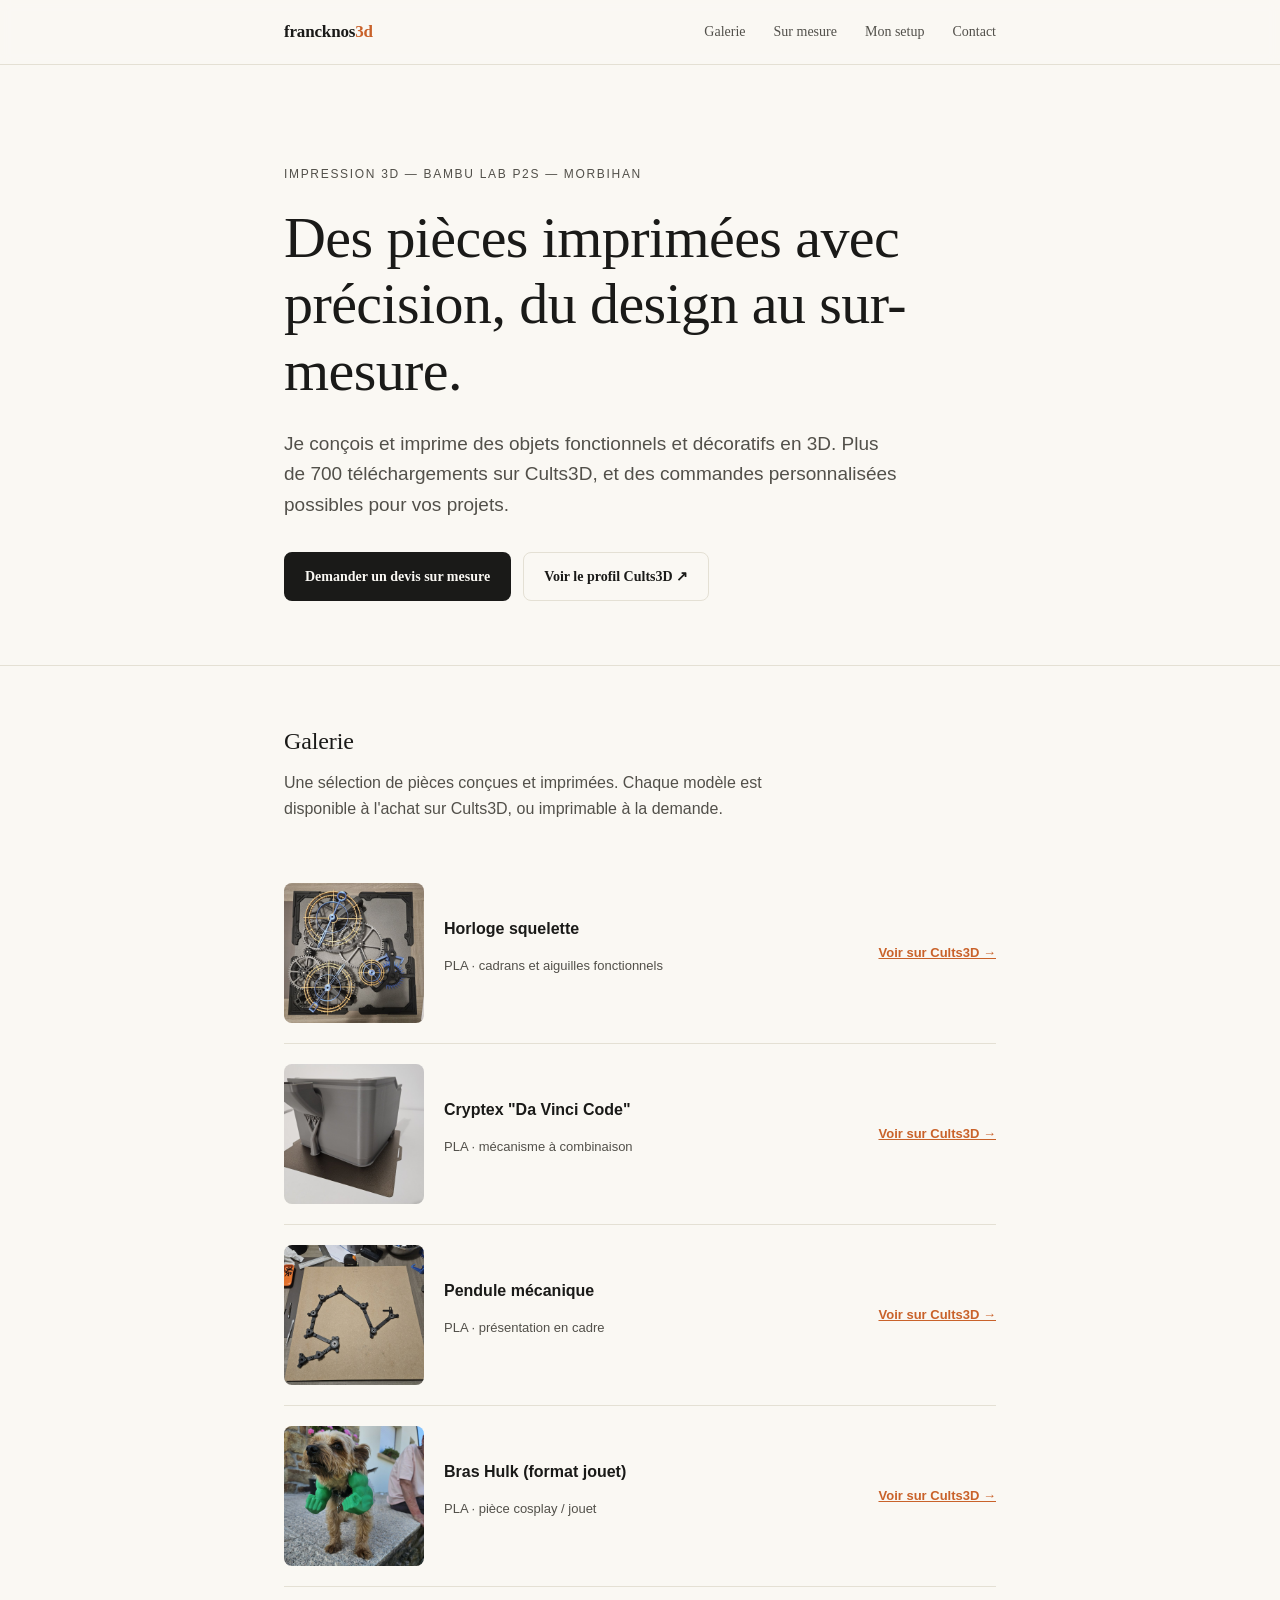
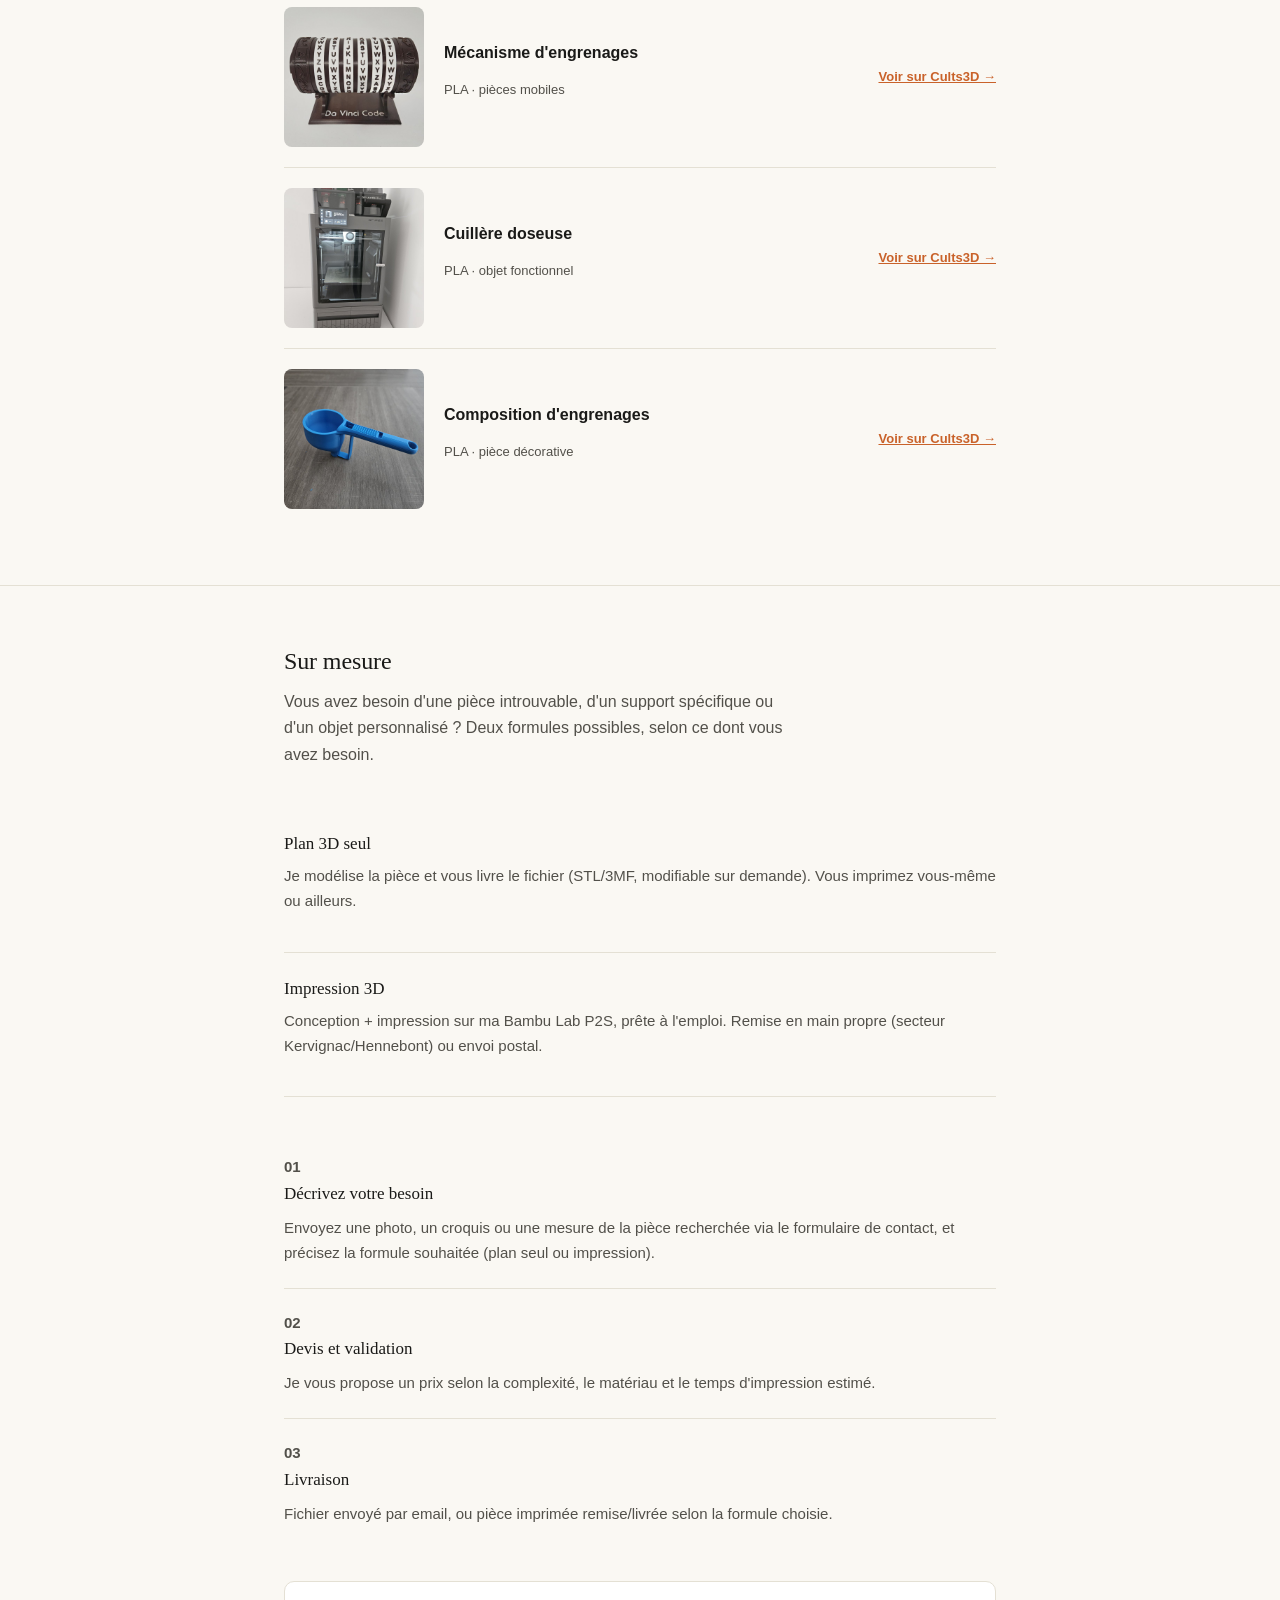
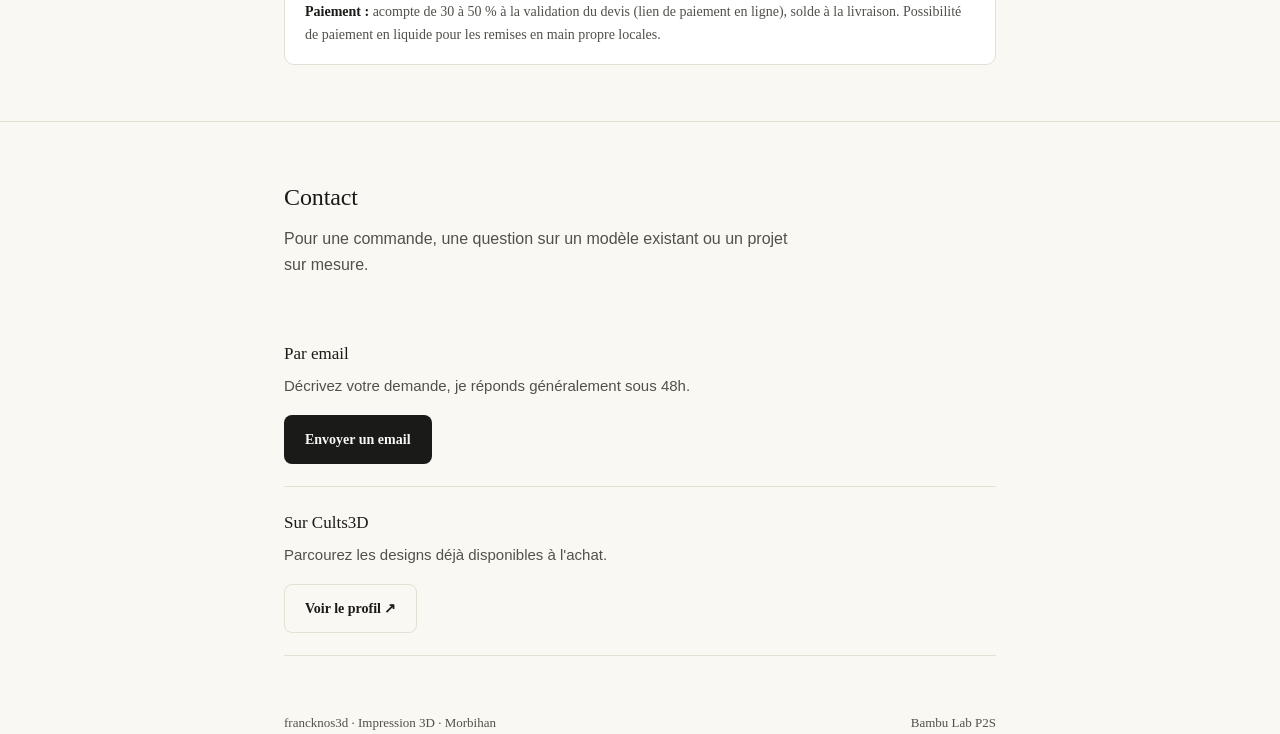
<file: preview/editorial.html>
<!DOCTYPE html>
<html lang="fr">
<head>
<meta charset="UTF-8">
<meta name="viewport" content="width=device-width, initial-scale=1.0">
<title>Francknos 3D — Impression 3D sur mesure</title>
<meta name="description" content="Designs d'impression 3D et pièces sur mesure, imprimés sur Bambu Lab P2S. Morbihan, Bretagne.">
<link rel="icon" type="image/x-icon" href="../favicon.ico">
<link rel="apple-touch-icon" sizes="180x180" href="../apple-touch-icon.png">
<link rel="icon" type="image/png" sizes="192x192" href="../icon-192.png">
<style>
  :root {
    --ink: #1a1a18;
    --ink-soft: #52504a;
    --surface: #faf8f3;
    --surface-raised: #ffffff;
    --border: #e4e0d4;
    --accent: #c9622a;
    --accent-ink: #ffffff;
    --mono: "JetBrains Mono", "SF Mono", Consolas, monospace;
    --sans: -apple-system, "Segoe UI", Roboto, "Helvetica Neue", Arial, sans-serif;
  }
  * { box-sizing: border-box; }
  html { scroll-behavior: smooth; }
  body {
    margin: 0;
    font-family: Georgia, "Iowan Old Style", "Palatino Linotype", serif;
    color: var(--ink);
    background: var(--surface);
    line-height: 1.65;
  }
  a { color: inherit; }
  .wrap { max-width: 760px; margin: 0 auto; padding: 0 24px; }

  header.top {
    position: sticky; top: 0; z-index: 10;
    background: rgba(250,248,243,0.92);
    backdrop-filter: blur(6px);
    border-bottom: 1px solid var(--border);
  }
  nav.wrap {
    display: flex; align-items: center; justify-content: space-between;
    height: 64px;
  }
  .brand { font-weight: 700; font-size: 17px; letter-spacing: -0.01em; text-decoration: none; }
  .brand span { color: var(--accent); }
  .navlinks { display: flex; gap: 28px; font-size: 14px; }
  .navlinks a { text-decoration: none; color: var(--ink-soft); font-weight: 500; }
  .navlinks a:hover { color: var(--ink); }

  .hero {
    padding: 100px 0 64px;
    border-bottom: 1px solid var(--border);
  }
  .hero-grid { display: block; }
  .stat-card { display: none; }
  .eyebrow {
    font-family: var(--sans); font-size: 12px; text-transform: uppercase; letter-spacing: 0.14em;
    color: var(--ink-soft); margin: 0 0 20px;
  }
  h1 {
    font-size: clamp(34px, 6vw, 58px); line-height: 1.15; letter-spacing: -0.01em;
    margin: 0 0 24px; font-weight: 400; font-style: normal;
  }
  .hero p.lede { font-size: 19px; color: var(--ink-soft); max-width: 58ch; margin: 0 0 32px; font-family: var(--sans); line-height: 1.6; }
  .cta-row { display: flex; gap: 12px; flex-wrap: wrap; }
  .btn {
    display: inline-flex; align-items: center; gap: 8px;
    padding: 12px 20px; border-radius: 8px; font-size: 14px; font-weight: 600;
    text-decoration: none; border: 1px solid transparent; cursor: pointer;
  }
  .btn-primary { background: var(--ink); color: var(--surface); }
  .btn-primary:hover { background: #000; }
  .btn-ghost { border-color: var(--border); color: var(--ink); background: transparent; }
  .btn-ghost:hover { border-color: var(--ink-soft); }

  .stat-card {
    background: var(--surface-raised); border: 1px solid var(--border); border-radius: 12px;
    padding: 28px;
  }
  .stat-row { display: flex; justify-content: space-between; padding: 14px 0; border-bottom: 1px solid var(--border); }
  .stat-row:last-child { border-bottom: none; }
  .stat-num { font-family: var(--mono); font-weight: 700; font-size: 20px; }
  .stat-label { font-size: 13px; color: var(--ink-soft); }

  section { padding: 56px 0; border-bottom: 1px solid var(--border); }
  h2 {
    font-size: 24px; letter-spacing: -0.005em; margin: 0 0 8px; font-weight: 400; font-family: Georgia, serif;
  }
  .section-intro { color: var(--ink-soft); font-size: 16px; margin: 0 0 40px; max-width: 58ch; font-family: var(--sans); }

  .gallery {
    display: block;
  }
  .piece {
    display: grid; grid-template-columns: 140px 1fr auto; align-items: center; gap: 20px;
    padding: 20px 0; border-bottom: 1px solid var(--border); border-radius: 0; background: none;
  }
  .piece:last-child { border-bottom: none; }
  .piece-thumb {
    aspect-ratio: 1/1; width: 140px; border-radius: 8px;
  }
  .piece-body { padding: 0; }
  .piece-name { font-weight: 600; font-size: 16px; margin: 0 0 4px; font-family: var(--sans); }
  .piece-meta { font-size: 13px; color: var(--ink-soft); font-family: var(--sans); }
  .piece-link {
    display: inline-block; padding: 0; font-size: 13px; font-weight: 600;
    border-top: none; text-decoration: underline; color: var(--accent); font-family: var(--sans);
  }

  .custom-grid { display: block; }
  .step { padding: 22px 0; border-bottom: 1px solid var(--border); }
  .step:last-child { border-bottom: none; }
  .step-num {
    font-family: var(--sans); color: var(--ink-soft); font-size: 12px; font-weight: 700; margin-bottom: 6px;
  }
  .step h3 { font-size: 17px; margin: 0 0 8px; font-family: Georgia, serif; font-weight: 400; }
  .step p { font-size: 15px; color: var(--ink-soft); margin: 0; font-family: var(--sans); }

  .pricing-note {
    margin-top: 32px; padding: 18px 20px; background: var(--surface-raised);
    border: 1px solid var(--border); border-radius: 10px; font-size: 14px; color: var(--ink-soft);
  }
  .pricing-note strong { color: var(--ink); }

  .contact-grid { display: block; }
  .contact-card {
    background: none; border: none; border-bottom: 1px solid var(--border); border-radius: 0; padding: 22px 0;
  }
  .contact-card h3 { margin: 0 0 6px; font-size: 17px; font-family: Georgia, serif; font-weight: 400; }
  .contact-card p { color: var(--ink-soft); font-size: 15px; margin: 0 0 16px; font-family: var(--sans); }

  footer {
    padding: 32px 0 48px; font-size: 13px; color: var(--ink-soft);
    display: flex; justify-content: space-between;
  }

  @media (max-width: 760px) {
    .hero-grid, .contact-grid { grid-template-columns: 1fr; }
    .gallery, .custom-grid { grid-template-columns: 1fr 1fr; }
    nav.wrap { flex-wrap: wrap; height: auto; padding: 12px 24px; gap: 10px; }
    .navlinks { display: flex; gap: 16px; font-size: 13px; flex-wrap: wrap; width: 100%; justify-content: center; }
  }
  @media (max-width: 480px) {
    .gallery, .custom-grid { grid-template-columns: 1fr; }
    .navlinks { gap: 12px; font-size: 12px; }
  }
</style>
</head>
<body>

<header class="top">
  <nav class="wrap">
    <a href="#" class="brand">francknos<span>3d</span></a>
    <div class="navlinks">
      <a href="#galerie">Galerie</a>
      <a href="#sur-mesure">Sur mesure</a>
      <a href="../setup.html">Mon setup</a>
      <a href="#contact">Contact</a>
    </div>
  </nav>
</header>

<section class="hero">
  <div class="wrap hero-grid">
    <div>
      <p class="eyebrow">Impression 3D — Bambu Lab P2S — Morbihan</p>
      <h1>Des pièces imprimées avec précision, du design au sur-mesure.</h1>
      <p class="lede">Je conçois et imprime des objets fonctionnels et décoratifs en 3D. Plus de 700 téléchargements sur Cults3D, et des commandes personnalisées possibles pour vos projets.</p>
      <div class="cta-row">
        <a href="#sur-mesure" class="btn btn-primary">Demander un devis sur mesure</a>
        <a href="https://cults3d.com/fr/utilisateurs/francknos" class="btn btn-ghost" target="_blank" rel="noopener">Voir le profil Cults3D ↗</a>
      </div>
    </div>
    <div class="stat-card">
      <div class="stat-row"><span class="stat-label">Designs publiés</span><span class="stat-num">34</span></div>
      <div class="stat-row"><span class="stat-label">Téléchargements</span><span class="stat-num">705</span></div>
      <div class="stat-row"><span class="stat-label">Ventes cumulées</span><span class="stat-num">688 €</span></div>
      <div class="stat-row"><span class="stat-label">Abonnés Cults3D</span><span class="stat-num">32</span></div>
    </div>
  </div>
</section>

<section id="galerie">
  <div class="wrap">
    <h2>Galerie</h2>
    <p class="section-intro">Une sélection de pièces conçues et imprimées. Chaque modèle est disponible à l'achat sur Cults3D, ou imprimable à la demande.</p>
    <div class="gallery">
      <div class="piece">
        <img class="piece-thumb" src="../img/piece9.jpg" alt="Mécanisme d'horloge squelette imprimé en 3D" style="width:100%;height:100%;object-fit:cover;display:block;">
        <div class="piece-body">
          <p class="piece-name">Horloge squelette</p>
          <p class="piece-meta">PLA · cadrans et aiguilles fonctionnels</p>
        </div>
        <a href="https://cults3d.com/fr/utilisateurs/francknos" class="piece-link" target="_blank" rel="noopener">Voir sur Cults3D →</a>
      </div>
      <div class="piece">
        <img class="piece-thumb" src="../img/piece1.jpg" alt="Cryptex Da Vinci Code imprimé en 3D" style="width:100%;height:100%;object-fit:cover;display:block;">
        <div class="piece-body">
          <p class="piece-name">Cryptex "Da Vinci Code"</p>
          <p class="piece-meta">PLA · mécanisme à combinaison</p>
        </div>
        <a href="https://cults3d.com/fr/utilisateurs/francknos" class="piece-link" target="_blank" rel="noopener">Voir sur Cults3D →</a>
      </div>
      <div class="piece">
        <img class="piece-thumb" src="../img/piece8.jpg" alt="Pendule mécanique imprimée en 3D" style="width:100%;height:100%;object-fit:cover;display:block;">
        <div class="piece-body">
          <p class="piece-name">Pendule mécanique</p>
          <p class="piece-meta">PLA · présentation en cadre</p>
        </div>
        <a href="https://cults3d.com/fr/utilisateurs/francknos" class="piece-link" target="_blank" rel="noopener">Voir sur Cults3D →</a>
      </div>
      <div class="piece">
        <img class="piece-thumb" src="../img/piece3.jpg" alt="Chien avec un bras Hulk imprimé en 3D" style="width:100%;height:100%;object-fit:cover;display:block;">
        <div class="piece-body">
          <p class="piece-name">Bras Hulk (format jouet)</p>
          <p class="piece-meta">PLA · pièce cosplay / jouet</p>
        </div>
        <a href="https://cults3d.com/fr/utilisateurs/francknos" class="piece-link" target="_blank" rel="noopener">Voir sur Cults3D →</a>
      </div>
      <div class="piece">
        <img class="piece-thumb" src="../img/piece4.jpg" alt="Mécanisme d'engrenages imprimé en 3D" style="width:100%;height:100%;object-fit:cover;display:block;">
        <div class="piece-body">
          <p class="piece-name">Mécanisme d'engrenages</p>
          <p class="piece-meta">PLA · pièces mobiles</p>
        </div>
        <a href="https://cults3d.com/fr/utilisateurs/francknos" class="piece-link" target="_blank" rel="noopener">Voir sur Cults3D →</a>
      </div>
      <div class="piece">
        <img class="piece-thumb" src="../img/piece2.jpg" alt="Cuillère doseuse imprimée en 3D" style="width:100%;height:100%;object-fit:cover;display:block;">
        <div class="piece-body">
          <p class="piece-name">Cuillère doseuse</p>
          <p class="piece-meta">PLA · objet fonctionnel</p>
        </div>
        <a href="https://cults3d.com/fr/utilisateurs/francknos" class="piece-link" target="_blank" rel="noopener">Voir sur Cults3D →</a>
      </div>
      <div class="piece">
        <img class="piece-thumb" src="../img/piece5.jpg" alt="Composition d'engrenages imprimée en 3D" style="width:100%;height:100%;object-fit:cover;display:block;">
        <div class="piece-body">
          <p class="piece-name">Composition d'engrenages</p>
          <p class="piece-meta">PLA · pièce décorative</p>
        </div>
        <a href="https://cults3d.com/fr/utilisateurs/francknos" class="piece-link" target="_blank" rel="noopener">Voir sur Cults3D →</a>
      </div>
    </div>
  </div>
</section>

<section id="sur-mesure">
  <div class="wrap">
    <h2>Sur mesure</h2>
    <p class="section-intro">Vous avez besoin d'une pièce introuvable, d'un support spécifique ou d'un objet personnalisé ? Deux formules possibles, selon ce dont vous avez besoin.</p>

    <div class="contact-grid" style="margin-bottom: 36px;">
      <div class="contact-card">
        <h3>Plan 3D seul</h3>
        <p>Je modélise la pièce et vous livre le fichier (STL/3MF, modifiable sur demande). Vous imprimez vous-même ou ailleurs.</p>
      </div>
      <div class="contact-card">
        <h3>Impression 3D</h3>
        <p>Conception + impression sur ma Bambu Lab P2S, prête à l'emploi. Remise en main propre (secteur Kervignac/Hennebont) ou envoi postal.</p>
      </div>
    </div>

    <div class="custom-grid">
      <div class="step">
        <p class="step-num">01</p>
        <h3>Décrivez votre besoin</h3>
        <p>Envoyez une photo, un croquis ou une mesure de la pièce recherchée via le formulaire de contact, et précisez la formule souhaitée (plan seul ou impression).</p>
      </div>
      <div class="step">
        <p class="step-num">02</p>
        <h3>Devis et validation</h3>
        <p>Je vous propose un prix selon la complexité, le matériau et le temps d'impression estimé.</p>
      </div>
      <div class="step">
        <p class="step-num">03</p>
        <h3>Livraison</h3>
        <p>Fichier envoyé par email, ou pièce imprimée remise/livrée selon la formule choisie.</p>
      </div>
    </div>
    <div class="pricing-note">
      <strong>Paiement :</strong> acompte de 30 à 50 % à la validation du devis (lien de paiement en ligne), solde à la livraison. Possibilité de paiement en liquide pour les remises en main propre locales.
    </div>
  </div>
</section>

<section id="contact" style="border-bottom: none;">
  <div class="wrap">
    <h2>Contact</h2>
    <p class="section-intro">Pour une commande, une question sur un modèle existant ou un projet sur mesure.</p>
    <div class="contact-grid">
      <div class="contact-card">
        <h3>Par email</h3>
        <p>Décrivez votre demande, je réponds généralement sous 48h.</p>
        <a href="mailto:francknos+3d@gmail.com" class="btn btn-primary">Envoyer un email</a>
      </div>
      <div class="contact-card">
        <h3>Sur Cults3D</h3>
        <p>Parcourez les designs déjà disponibles à l'achat.</p>
        <a href="https://cults3d.com/fr/utilisateurs/francknos" class="btn btn-ghost" target="_blank" rel="noopener">Voir le profil ↗</a>
      </div>
    </div>
  </div>
</section>

<footer class="wrap">
  <span>francknos3d · Impression 3D · Morbihan</span>
  <span>Bambu Lab P2S</span>
</footer>

</body>
</html>
</file>
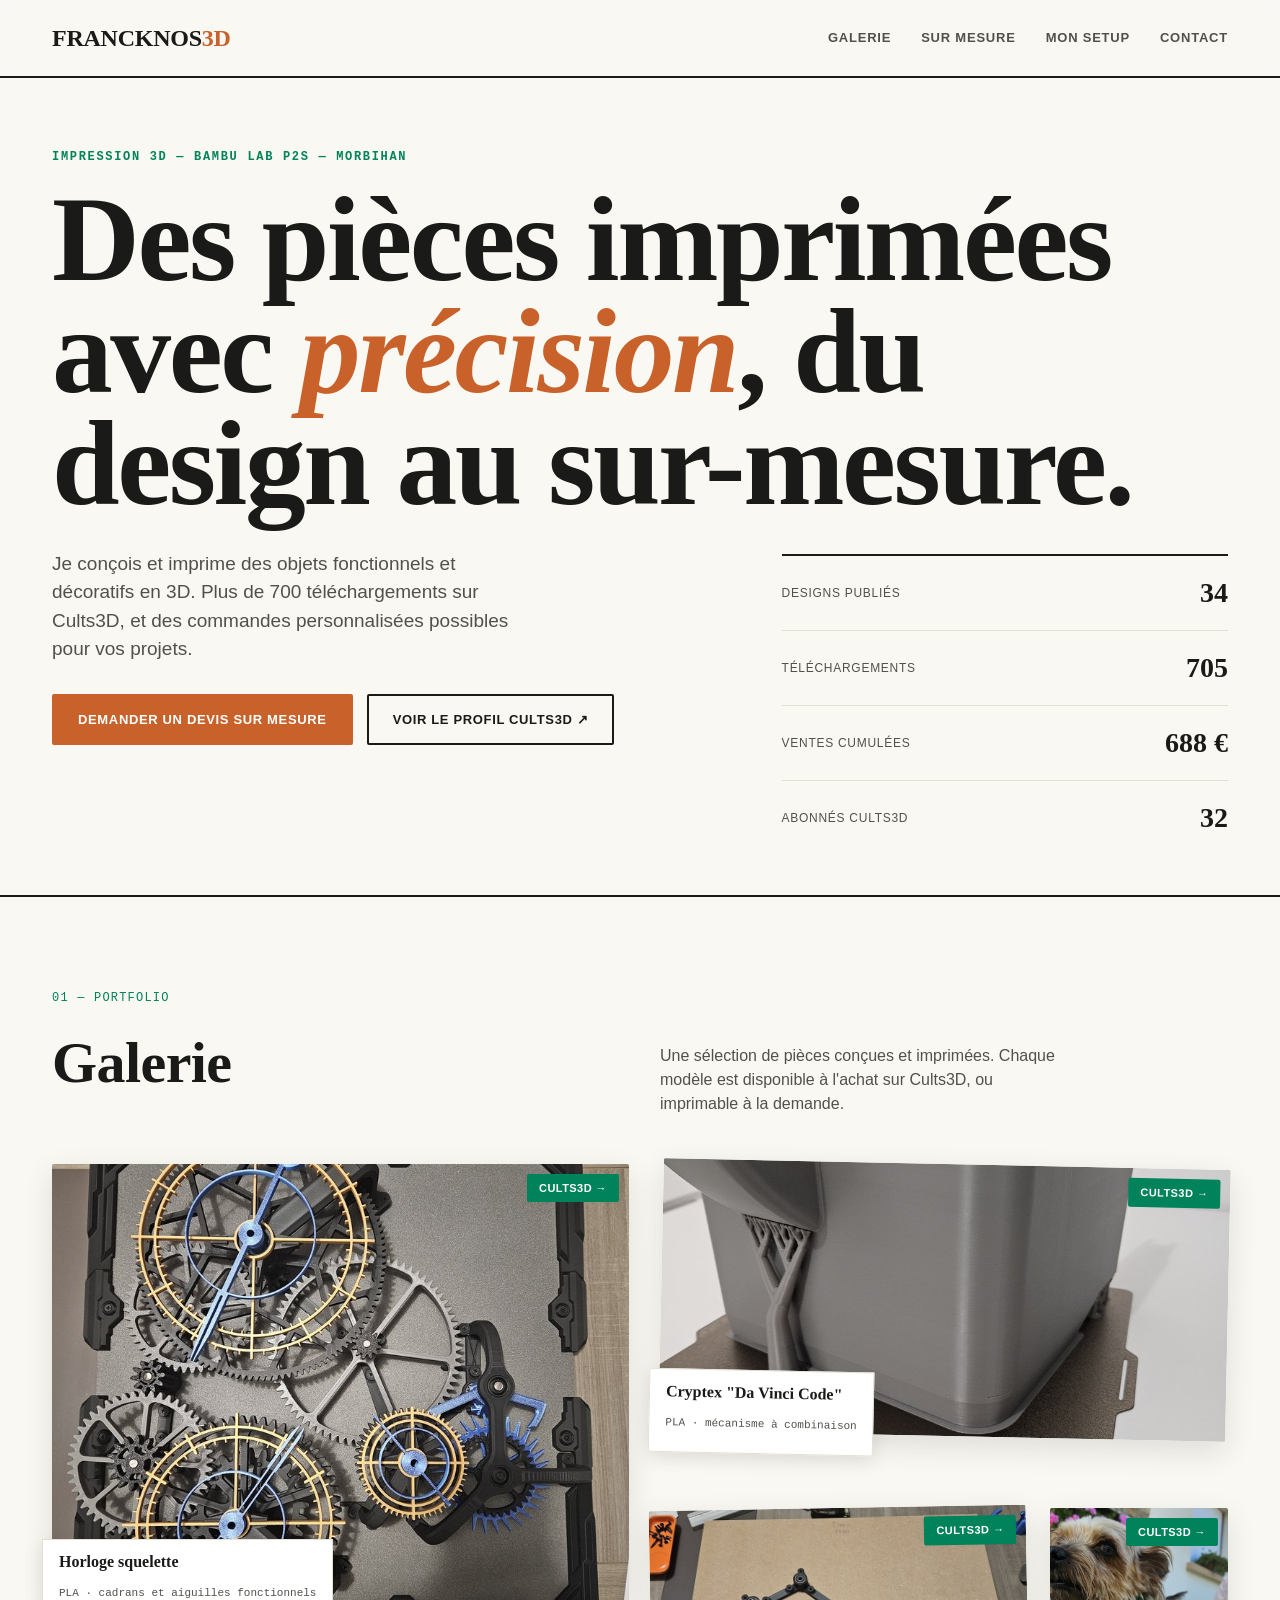
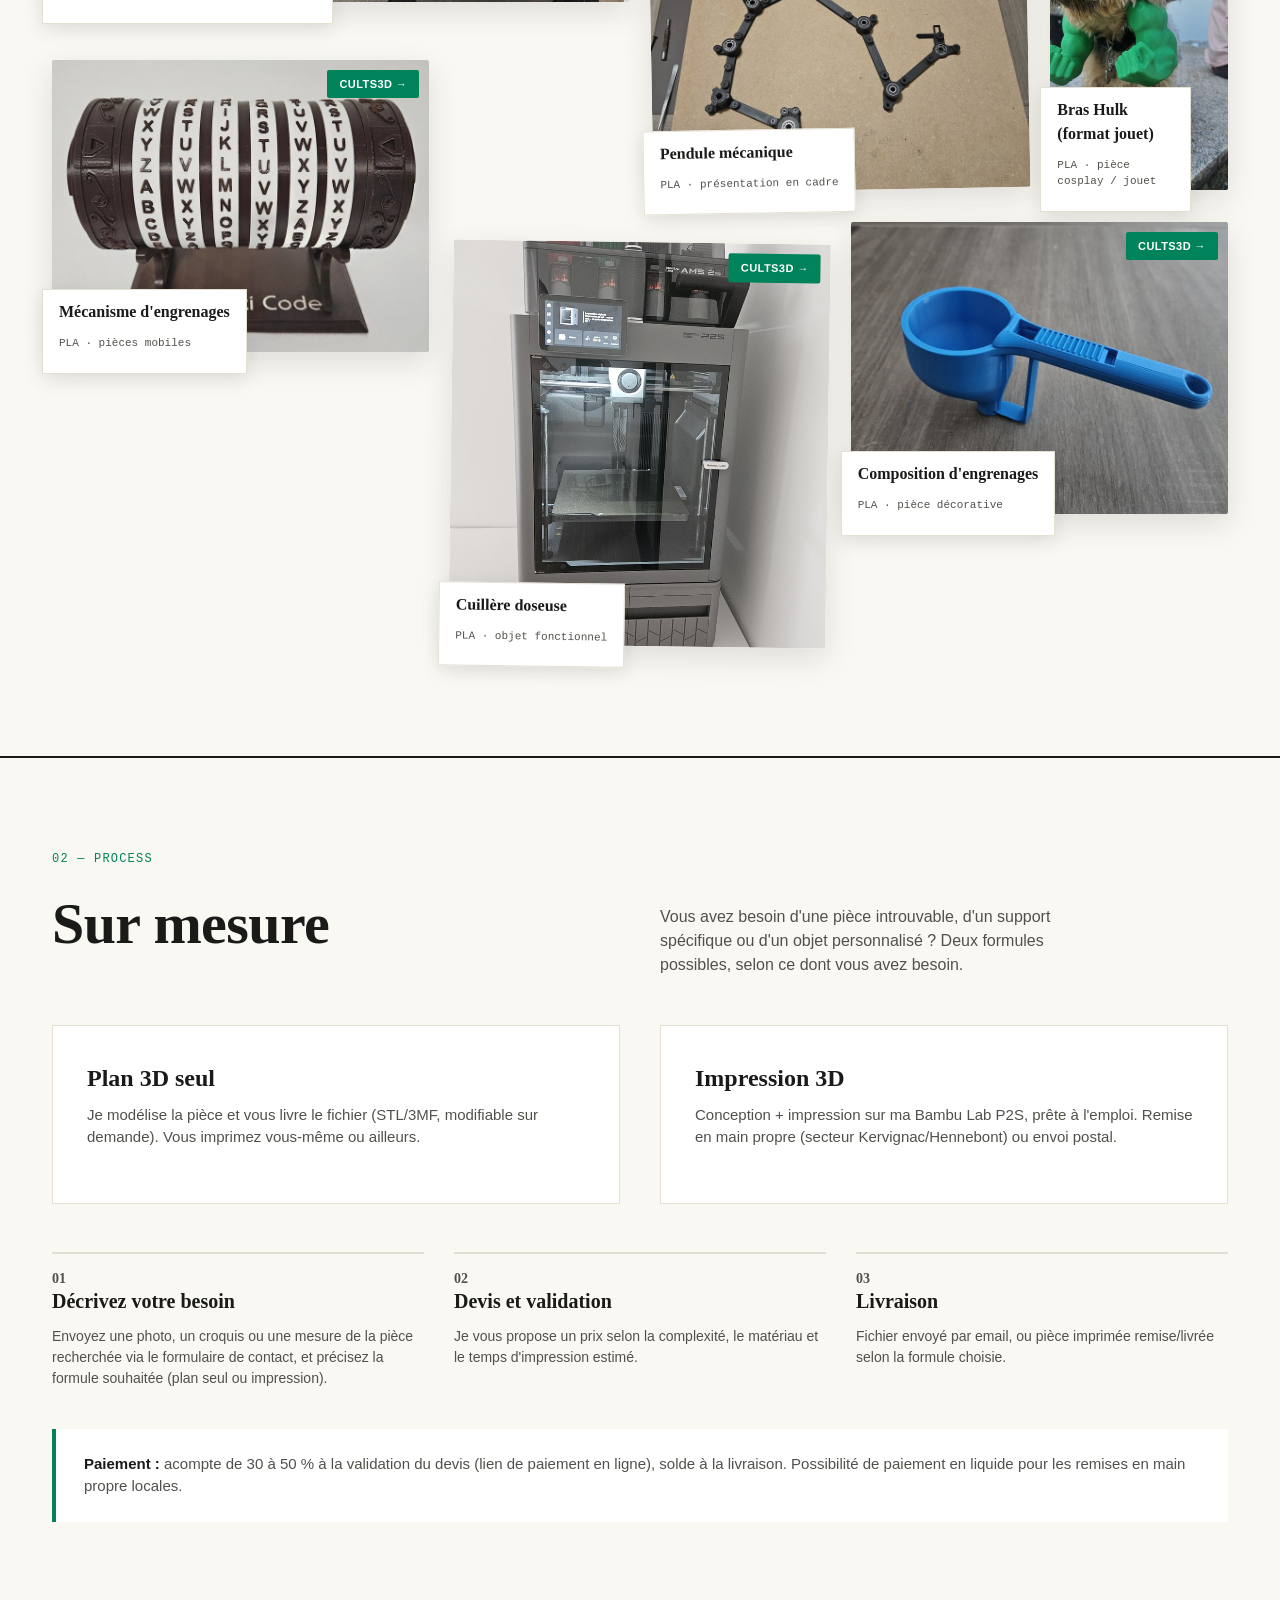
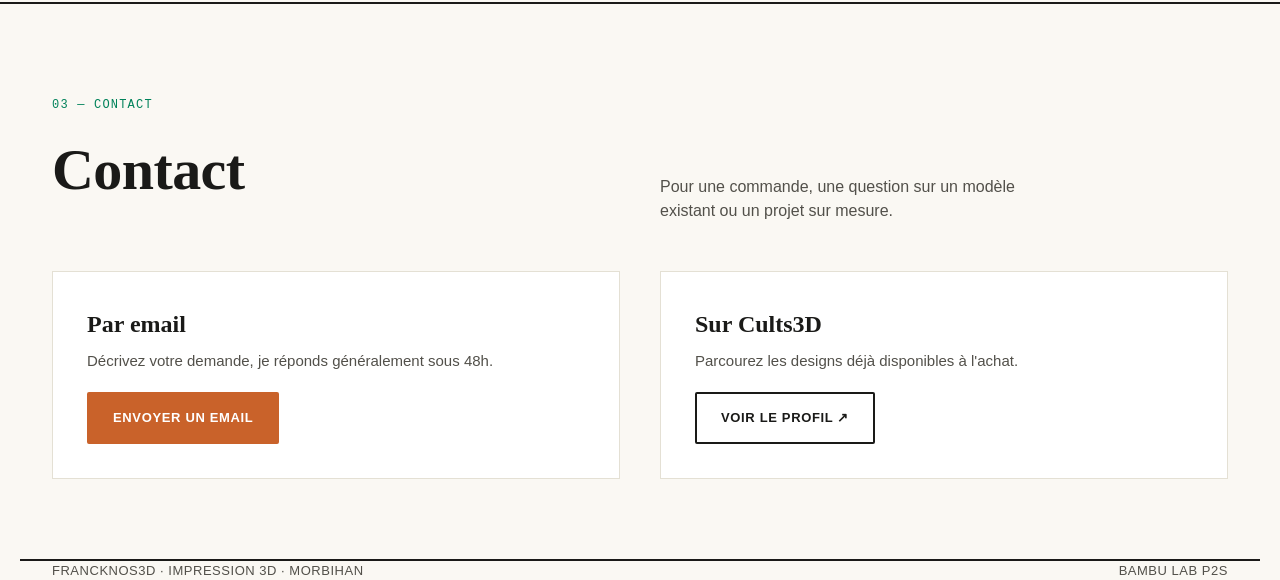
<file: preview/magazine.html>
<!DOCTYPE html>
<html lang="fr">
<head>
<meta charset="UTF-8">
<meta name="viewport" content="width=device-width, initial-scale=1.0">
<title>Francknos 3D — Impression 3D sur mesure</title>
<meta name="description" content="Designs d'impression 3D et pièces sur mesure, imprimés sur Bambu Lab P2S. Morbihan, Bretagne.">
<link rel="icon" type="image/x-icon" href="../favicon.ico">
<link rel="apple-touch-icon" sizes="180x180" href="../apple-touch-icon.png">
<link rel="icon" type="image/png" sizes="192x192" href="../icon-192.png">
<style>
  :root {
    --ink: #1a1a18;
    --ink-soft: #52504a;
    --surface: #faf8f3;
    --surface-raised: #ffffff;
    --border: #e4e0d4;
    --accent: #c9622a;
    --accent2: #00825A;
    --accent-ink: #ffffff;
    --mono: "JetBrains Mono", "SF Mono", Consolas, monospace;
    --serif: Georgia, "Iowan Old Style", "Palatino Linotype", "Times New Roman", serif;
    --sans: -apple-system, "Segoe UI", Roboto, "Helvetica Neue", Arial, sans-serif;
  }
  * { box-sizing: border-box; }
  html { scroll-behavior: smooth; }
  body {
    margin: 0;
    font-family: var(--sans);
    color: var(--ink);
    background: var(--surface);
    line-height: 1.5;
  }
  a { color: inherit; }
  .wrap { max-width: 1240px; margin: 0 auto; padding: 0 32px; }

  header.top {
    position: sticky; top: 0; z-index: 10;
    background: rgba(250,248,243,0.92);
    backdrop-filter: blur(6px);
    border-bottom: 2px solid var(--ink);
  }
  nav.wrap {
    display: flex; align-items: center; justify-content: space-between;
    height: 76px;
  }
  .brand {
    font-family: var(--serif); font-weight: 700; font-size: 24px; letter-spacing: -0.01em;
    text-decoration: none; text-transform: uppercase;
  }
  .brand span { color: var(--accent); }
  .navlinks { display: flex; gap: 30px; font-size: 13px; }
  .navlinks a {
    text-decoration: none; color: var(--ink-soft); font-weight: 600;
    text-transform: uppercase; letter-spacing: 0.06em;
  }
  .navlinks a:hover { color: var(--accent2); }

  /* ---------- HERO ---------- */
  .hero {
    padding: 70px 0 40px;
    position: relative;
    overflow: hidden;
  }
  .eyebrow {
    font-family: var(--mono); font-size: 12px; text-transform: uppercase; letter-spacing: 0.14em;
    color: var(--accent2); margin: 0 0 18px; font-weight: 700;
  }
  h1 {
    font-family: var(--serif);
    font-size: clamp(42px, 9.5vw, 128px);
    line-height: 0.92;
    letter-spacing: -0.02em;
    margin: 0 0 30px;
    font-weight: 700;
    width: 100%;
    max-width: none;
  }
  h1 em { font-style: italic; color: var(--accent); }
  .hero-sub-row {
    display: grid; grid-template-columns: 1.2fr 0.8fr; gap: 60px; align-items: start;
    margin-top: 10px;
  }
  .hero p.lede { font-size: 19px; color: var(--ink-soft); max-width: 46ch; margin: 0 0 30px; }
  .cta-row { display: flex; gap: 14px; flex-wrap: wrap; }
  .btn {
    display: inline-flex; align-items: center; gap: 8px;
    padding: 14px 24px; border-radius: 2px; font-size: 13px; font-weight: 700;
    text-decoration: none; border: 2px solid transparent; cursor: pointer;
    text-transform: uppercase; letter-spacing: 0.05em;
  }
  .btn-primary { background: var(--accent); color: var(--accent-ink); border-color: var(--accent); }
  .btn-primary:hover { background: #a84f20; border-color: #a84f20; }
  .btn-ghost { border-color: var(--ink); color: var(--ink); background: transparent; }
  .btn-ghost:hover { border-color: var(--accent2); color: var(--accent2); }

  .stat-card {
    background: transparent;
    padding: 0;
    border-top: 2px solid var(--ink);
    margin-top: 4px;
  }
  .stat-row { display: flex; justify-content: space-between; padding: 16px 0; border-bottom: 1px solid var(--border); }
  .stat-row:last-child { border-bottom: none; }
  .stat-num { font-family: var(--serif); font-weight: 700; font-size: 28px; }
  .stat-label { font-size: 12px; color: var(--ink-soft); text-transform: uppercase; letter-spacing: 0.06em; align-self: center; }

  section { padding: 80px 0; }
  .sec-border { border-top: 2px solid var(--ink); }
  h2 {
    font-family: var(--serif);
    font-size: clamp(34px, 5vw, 58px);
    letter-spacing: -0.01em; margin: 0 0 10px; font-weight: 700;
  }
  .section-head { display: grid; grid-template-columns: 1fr 1fr; gap: 40px; align-items: end; margin-bottom: 48px; }
  .section-intro { color: var(--ink-soft); font-size: 16px; margin: 0; max-width: 46ch; }
  .tag-index { font-family: var(--mono); font-size: 12px; color: var(--accent2); text-transform: uppercase; letter-spacing: 0.1em; }

  /* ---------- ASYMMETRIC GALLERY ---------- */
  .gallery {
    display: grid;
    grid-template-columns: repeat(6, 1fr);
    grid-auto-rows: 140px;
    gap: 22px;
  }
  .piece { position: relative; border-radius: 2px; overflow: visible; }
  .piece .piece-thumb {
    width: 100%; height: 100%; object-fit: cover; display: block;
    border-radius: 2px; box-shadow: 0 10px 30px rgba(26,26,24,0.12);
  }
  .piece-body {
    position: absolute; left: -10px; bottom: -22px;
    background: var(--surface-raised);
    border: 1px solid var(--border);
    padding: 10px 16px;
    max-width: 85%;
    box-shadow: 0 6px 18px rgba(26,26,24,0.1);
  }
  .piece-name { font-family: var(--serif); font-weight: 700; font-size: 16px; margin: 0 0 2px; }
  .piece-meta { font-size: 11px; color: var(--ink-soft); font-family: var(--mono); }
  .piece-link {
    position: absolute; top: 10px; right: 10px;
    display: inline-block; padding: 6px 12px; font-size: 11px; font-weight: 700;
    text-decoration: none; color: var(--accent-ink); background: var(--accent2);
    text-transform: uppercase; letter-spacing: 0.04em; border-radius: 2px;
  }

  .p1 { grid-column: 1 / 4; grid-row: 1 / 4; margin-bottom: 26px; }
  .p2 { grid-column: 4 / 7; grid-row: 1 / 3; transform: rotate(1.2deg); margin: 0 0 30px 10px; }
  .p3 { grid-column: 4 / 6; grid-row: 3 / 5; transform: rotate(-1deg); margin-top: 20px; }
  .p4 { grid-column: 6 / 7; grid-row: 3 / 5; margin-top: 20px; }
  .p5 { grid-column: 1 / 3; grid-row: 4 / 6; margin-top: 10px; }
  .p6 { grid-column: 3 / 5; grid-row: 5 / 8; transform: rotate(0.8deg); margin: 30px 0 30px; }
  .p7 { grid-column: 5 / 7; grid-row: 5 / 7; margin-top: 10px; }

  .custom-grid { display: grid; grid-template-columns: repeat(3, 1fr); gap: 30px; }
  .step { border-top: 2px solid var(--border); padding-top: 18px; }
  .step-num {
    font-family: var(--serif); color: var(--accent); font-size: 40px; font-weight: 700; margin-bottom: 6px; line-height: 1;
  }
  .step h3 { font-family: var(--serif); font-size: 20px; margin: 0 0 10px; }
  .step p { font-size: 14px; color: var(--ink-soft); margin: 0; }

  .pricing-note {
    margin-top: 40px; padding: 24px 28px; background: var(--surface-raised);
    border-left: 4px solid var(--accent2); font-size: 15px; color: var(--ink-soft);
  }
  .pricing-note strong { color: var(--ink); }

  .contact-grid { display: grid; grid-template-columns: 1fr 1fr; gap: 40px; }
  .contact-card {
    background: var(--surface-raised); border: 1px solid var(--border); padding: 34px;
  }
  .contact-card h3 { font-family: var(--serif); margin: 0 0 8px; font-size: 24px; }
  .contact-card p { color: var(--ink-soft); font-size: 15px; margin: 0 0 20px; }

  footer {
    padding: 40px 0 56px; font-size: 13px; color: var(--ink-soft);
    display: flex; justify-content: space-between;
    border-top: 2px solid var(--ink);
    text-transform: uppercase; letter-spacing: 0.04em;
  }

  @media (max-width: 760px) {
    .hero-sub-row, .contact-grid, .section-head { grid-template-columns: 1fr; }
    .custom-grid { grid-template-columns: 1fr 1fr; }
    nav.wrap { flex-wrap: wrap; height: auto; padding: 14px 24px; gap: 10px; }
    .navlinks { display: flex; gap: 16px; font-size: 12px; flex-wrap: wrap; width: 100%; justify-content: center; }
    .gallery { grid-template-columns: repeat(2, 1fr); grid-auto-rows: 180px; }
    .p1, .p2, .p3, .p4, .p5, .p6, .p7 {
      grid-column: auto / span 2; grid-row: auto / span 2; transform: none; margin: 0 0 30px;
    }
  }
  @media (max-width: 480px) {
    .custom-grid { grid-template-columns: 1fr; }
    .navlinks { gap: 12px; font-size: 11px; }
    .gallery { grid-template-columns: 1fr; grid-auto-rows: 220px; }
    .p1, .p2, .p3, .p4, .p5, .p6, .p7 { grid-column: 1 / 2; grid-row: auto / span 2; }
    h1 { font-size: clamp(34px, 12vw, 56px); }
  }
</style>
</head>
<body>

<header class="top">
  <nav class="wrap">
    <a href="#" class="brand">francknos<span>3d</span></a>
    <div class="navlinks">
      <a href="#galerie">Galerie</a>
      <a href="#sur-mesure">Sur mesure</a>
      <a href="../setup.html">Mon setup</a>
      <a href="#contact">Contact</a>
    </div>
  </nav>
</header>

<section class="hero">
  <div class="wrap">
    <p class="eyebrow">Impression 3D — Bambu Lab P2S — Morbihan</p>
    <h1>Des pièces imprimées avec <em>précision</em>, du design au sur-mesure.</h1>
    <div class="hero-sub-row">
      <div>
        <p class="lede">Je conçois et imprime des objets fonctionnels et décoratifs en 3D. Plus de 700 téléchargements sur Cults3D, et des commandes personnalisées possibles pour vos projets.</p>
        <div class="cta-row">
          <a href="#sur-mesure" class="btn btn-primary">Demander un devis sur mesure</a>
          <a href="https://cults3d.com/fr/utilisateurs/francknos" class="btn btn-ghost" target="_blank" rel="noopener">Voir le profil Cults3D ↗</a>
        </div>
      </div>
      <div class="stat-card">
        <div class="stat-row"><span class="stat-label">Designs publiés</span><span class="stat-num">34</span></div>
        <div class="stat-row"><span class="stat-label">Téléchargements</span><span class="stat-num">705</span></div>
        <div class="stat-row"><span class="stat-label">Ventes cumulées</span><span class="stat-num">688 €</span></div>
        <div class="stat-row"><span class="stat-label">Abonnés Cults3D</span><span class="stat-num">32</span></div>
      </div>
    </div>
  </div>
</section>

<section id="galerie" class="sec-border">
  <div class="wrap">
    <div class="section-head">
      <div>
        <p class="tag-index">01 — Portfolio</p>
        <h2>Galerie</h2>
      </div>
      <p class="section-intro">Une sélection de pièces conçues et imprimées. Chaque modèle est disponible à l'achat sur Cults3D, ou imprimable à la demande.</p>
    </div>
    <div class="gallery">
      <div class="piece p1">
        <img class="piece-thumb" src="../img/piece9.jpg" alt="Mécanisme d'horloge squelette imprimé en 3D">
        <a href="https://cults3d.com/fr/utilisateurs/francknos" class="piece-link" target="_blank" rel="noopener">Cults3D →</a>
        <div class="piece-body">
          <p class="piece-name">Horloge squelette</p>
          <p class="piece-meta">PLA · cadrans et aiguilles fonctionnels</p>
        </div>
      </div>
      <div class="piece p2">
        <img class="piece-thumb" src="../img/piece1.jpg" alt="Cryptex Da Vinci Code imprimé en 3D">
        <a href="https://cults3d.com/fr/utilisateurs/francknos" class="piece-link" target="_blank" rel="noopener">Cults3D →</a>
        <div class="piece-body">
          <p class="piece-name">Cryptex "Da Vinci Code"</p>
          <p class="piece-meta">PLA · mécanisme à combinaison</p>
        </div>
      </div>
      <div class="piece p3">
        <img class="piece-thumb" src="../img/piece8.jpg" alt="Pendule mécanique imprimée en 3D">
        <a href="https://cults3d.com/fr/utilisateurs/francknos" class="piece-link" target="_blank" rel="noopener">Cults3D →</a>
        <div class="piece-body">
          <p class="piece-name">Pendule mécanique</p>
          <p class="piece-meta">PLA · présentation en cadre</p>
        </div>
      </div>
      <div class="piece p4">
        <img class="piece-thumb" src="../img/piece3.jpg" alt="Chien avec un bras Hulk imprimé en 3D">
        <a href="https://cults3d.com/fr/utilisateurs/francknos" class="piece-link" target="_blank" rel="noopener">Cults3D →</a>
        <div class="piece-body">
          <p class="piece-name">Bras Hulk (format jouet)</p>
          <p class="piece-meta">PLA · pièce cosplay / jouet</p>
        </div>
      </div>
      <div class="piece p5">
        <img class="piece-thumb" src="../img/piece4.jpg" alt="Mécanisme d'engrenages imprimé en 3D">
        <a href="https://cults3d.com/fr/utilisateurs/francknos" class="piece-link" target="_blank" rel="noopener">Cults3D →</a>
        <div class="piece-body">
          <p class="piece-name">Mécanisme d'engrenages</p>
          <p class="piece-meta">PLA · pièces mobiles</p>
        </div>
      </div>
      <div class="piece p6">
        <img class="piece-thumb" src="../img/piece2.jpg" alt="Cuillère doseuse imprimée en 3D">
        <a href="https://cults3d.com/fr/utilisateurs/francknos" class="piece-link" target="_blank" rel="noopener">Cults3D →</a>
        <div class="piece-body">
          <p class="piece-name">Cuillère doseuse</p>
          <p class="piece-meta">PLA · objet fonctionnel</p>
        </div>
      </div>
      <div class="piece p7">
        <img class="piece-thumb" src="../img/piece5.jpg" alt="Composition d'engrenages imprimée en 3D">
        <a href="https://cults3d.com/fr/utilisateurs/francknos" class="piece-link" target="_blank" rel="noopener">Cults3D →</a>
        <div class="piece-body">
          <p class="piece-name">Composition d'engrenages</p>
          <p class="piece-meta">PLA · pièce décorative</p>
        </div>
      </div>
    </div>
  </div>
</section>

<section id="sur-mesure" class="sec-border">
  <div class="wrap">
    <div class="section-head">
      <div>
        <p class="tag-index">02 — Process</p>
        <h2>Sur mesure</h2>
      </div>
      <p class="section-intro">Vous avez besoin d'une pièce introuvable, d'un support spécifique ou d'un objet personnalisé ? Deux formules possibles, selon ce dont vous avez besoin.</p>
    </div>

    <div class="contact-grid" style="margin-bottom: 48px;">
      <div class="contact-card">
        <h3>Plan 3D seul</h3>
        <p>Je modélise la pièce et vous livre le fichier (STL/3MF, modifiable sur demande). Vous imprimez vous-même ou ailleurs.</p>
      </div>
      <div class="contact-card">
        <h3>Impression 3D</h3>
        <p>Conception + impression sur ma Bambu Lab P2S, prête à l'emploi. Remise en main propre (secteur Kervignac/Hennebont) ou envoi postal.</p>
      </div>
    </div>

    <div class="custom-grid">
      <div class="step">
        <p class="step-num">01</p>
        <h3>Décrivez votre besoin</h3>
        <p>Envoyez une photo, un croquis ou une mesure de la pièce recherchée via le formulaire de contact, et précisez la formule souhaitée (plan seul ou impression).</p>
      </div>
      <div class="step">
        <p class="step-num">02</p>
        <h3>Devis et validation</h3>
        <p>Je vous propose un prix selon la complexité, le matériau et le temps d'impression estimé.</p>
      </div>
      <div class="step">
        <p class="step-num">03</p>
        <h3>Livraison</h3>
        <p>Fichier envoyé par email, ou pièce imprimée remise/livrée selon la formule choisie.</p>
      </div>
    </div>
    <div class="pricing-note">
      <strong>Paiement :</strong> acompte de 30 à 50 % à la validation du devis (lien de paiement en ligne), solde à la livraison. Possibilité de paiement en liquide pour les remises en main propre locales.
    </div>
  </div>
</section>

<section id="contact" class="sec-border">
  <div class="wrap">
    <div class="section-head">
      <div>
        <p class="tag-index">03 — Contact</p>
        <h2>Contact</h2>
      </div>
      <p class="section-intro">Pour une commande, une question sur un modèle existant ou un projet sur mesure.</p>
    </div>
    <div class="contact-grid">
      <div class="contact-card">
        <h3>Par email</h3>
        <p>Décrivez votre demande, je réponds généralement sous 48h.</p>
        <a href="mailto:francknos+3d@gmail.com" class="btn btn-primary">Envoyer un email</a>
      </div>
      <div class="contact-card">
        <h3>Sur Cults3D</h3>
        <p>Parcourez les designs déjà disponibles à l'achat.</p>
        <a href="https://cults3d.com/fr/utilisateurs/francknos" class="btn btn-ghost" target="_blank" rel="noopener">Voir le profil ↗</a>
      </div>
    </div>
  </div>
</section>

<footer class="wrap">
  <span>francknos3d · Impression 3D · Morbihan</span>
  <span>Bambu Lab P2S</span>
</footer>

</body>
</html>
</file>
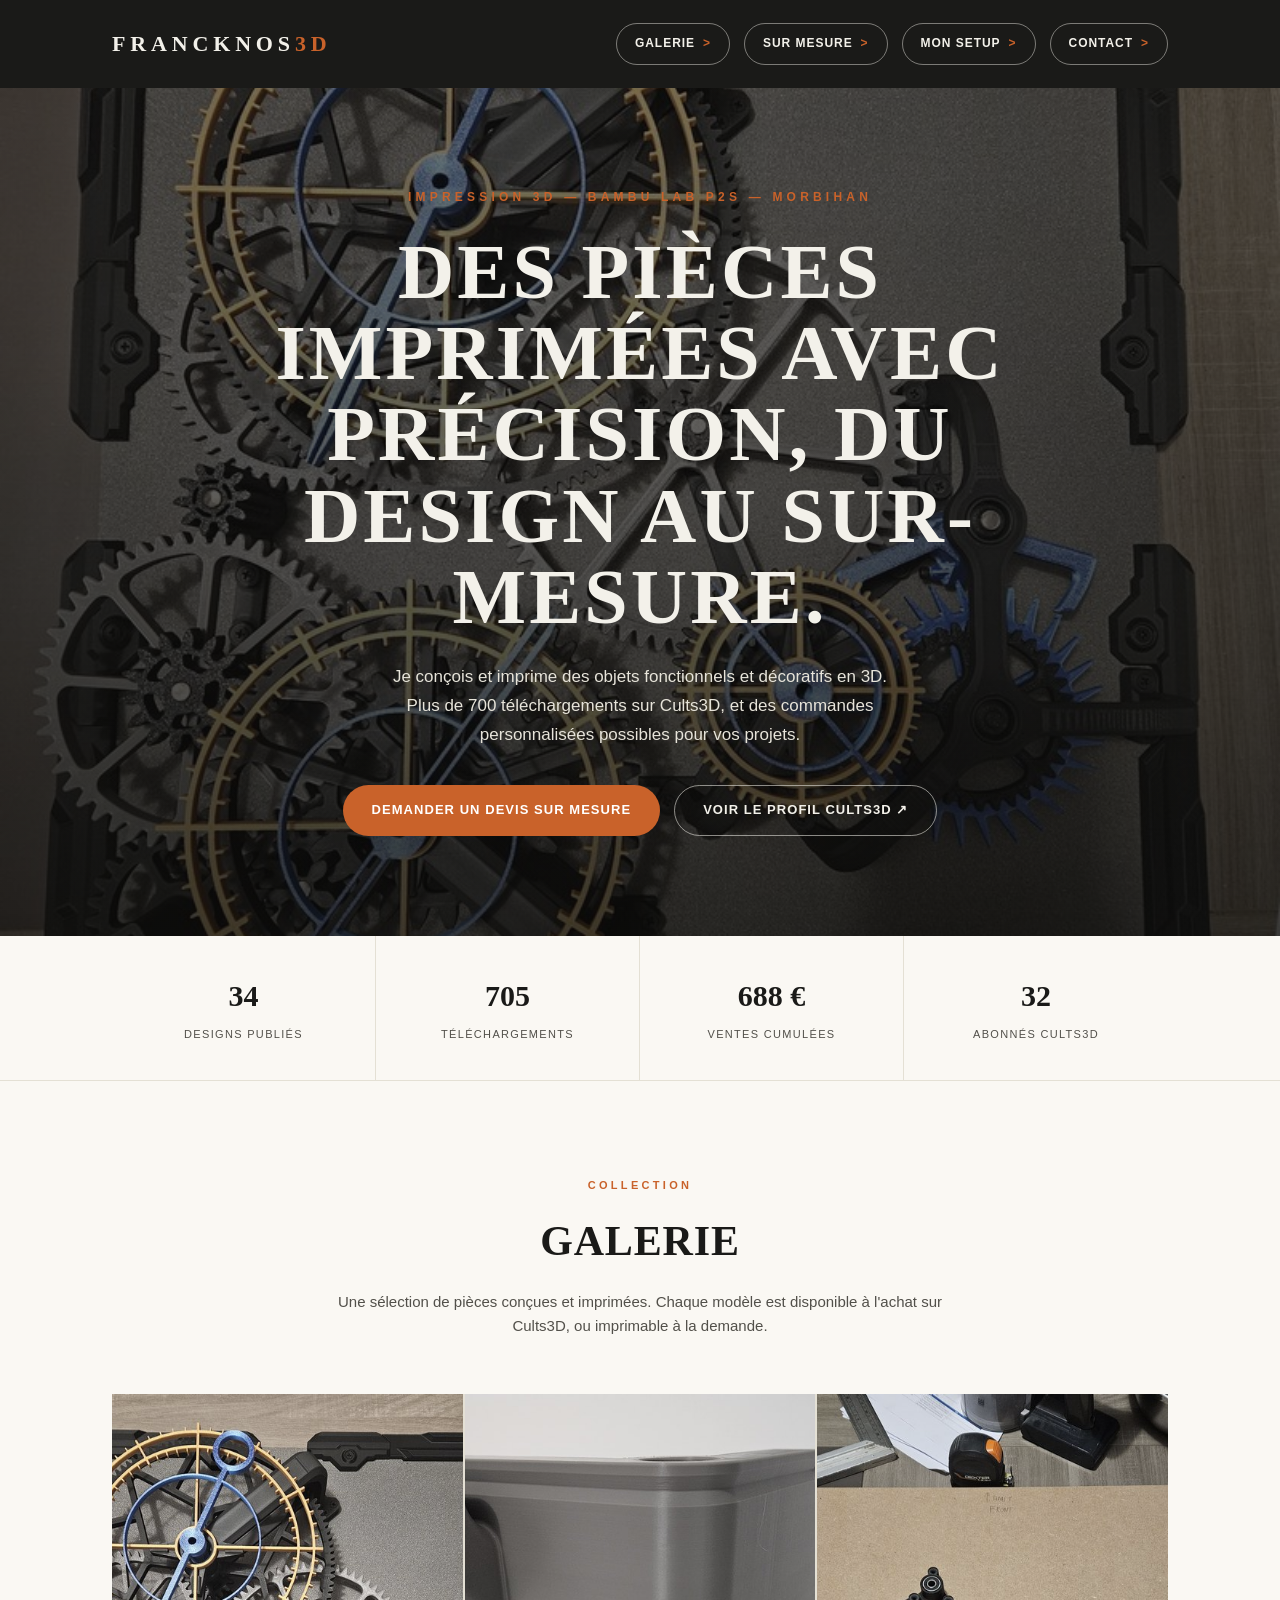
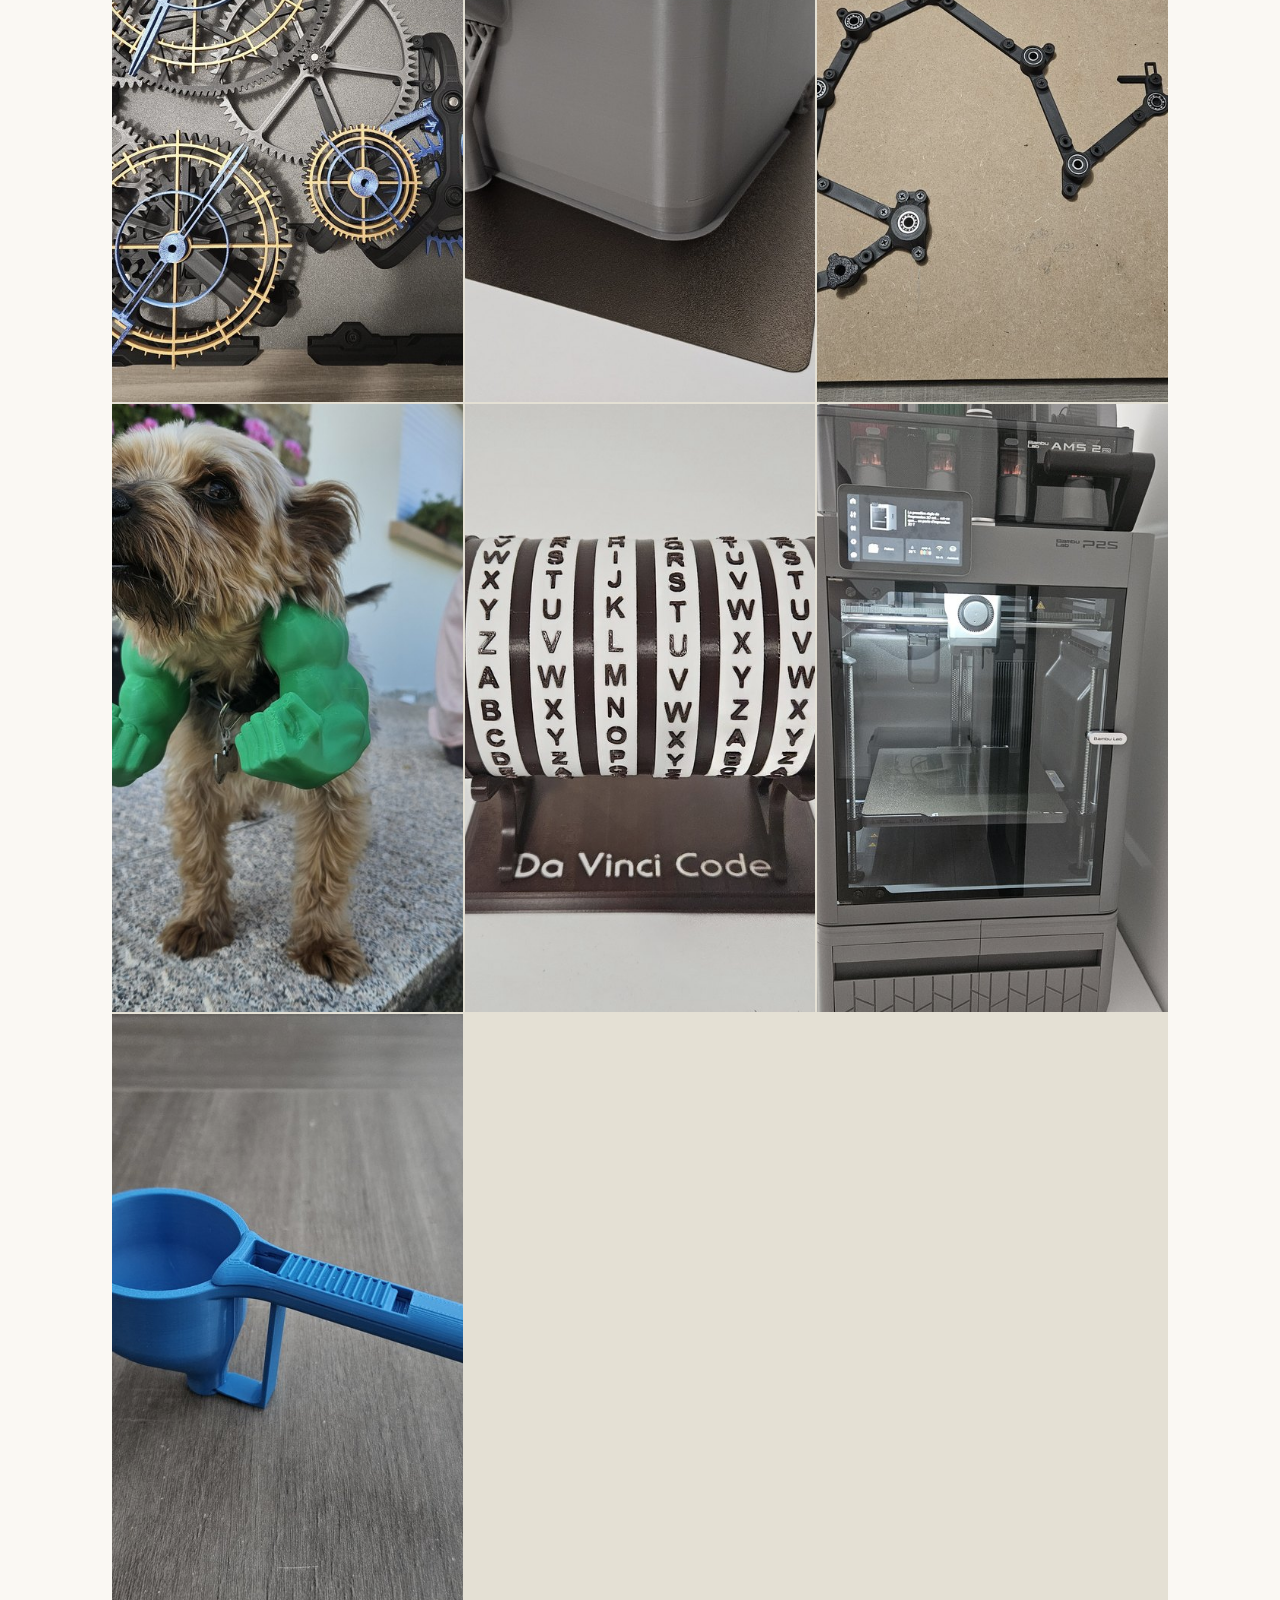
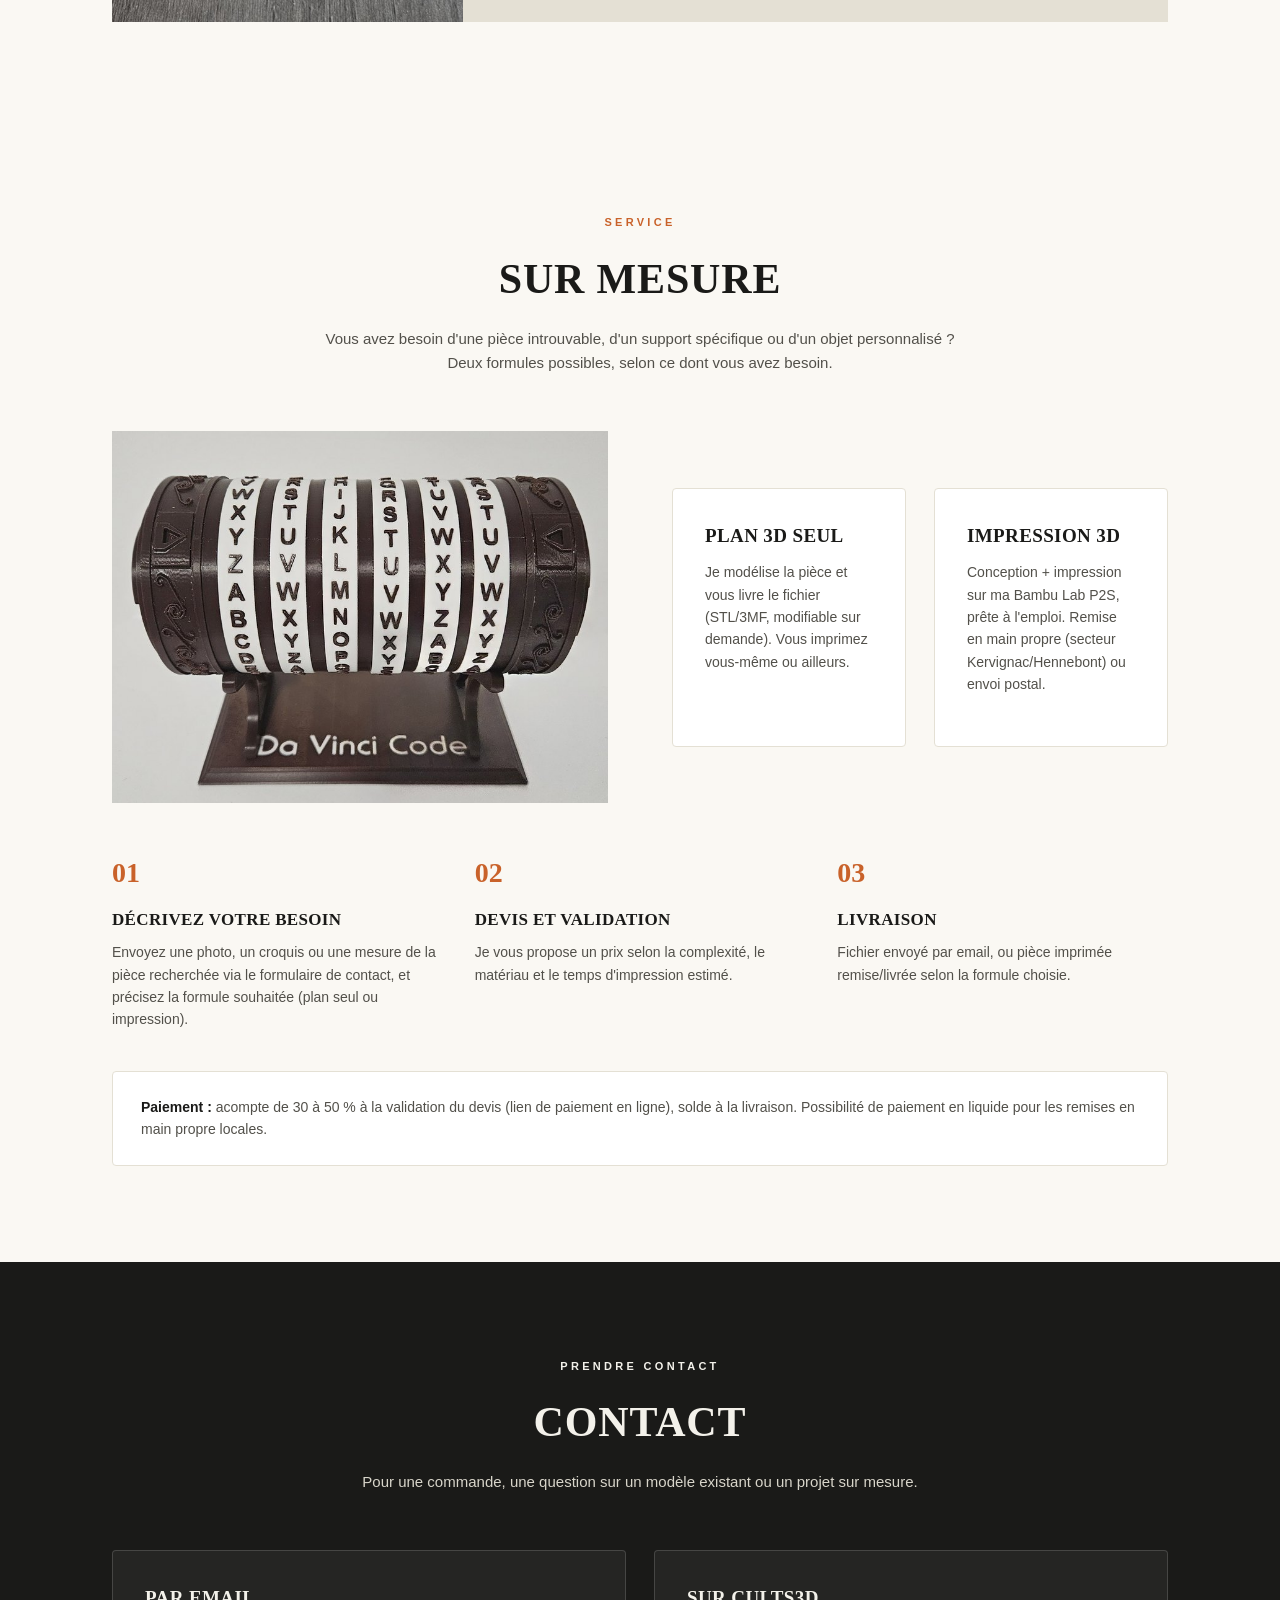
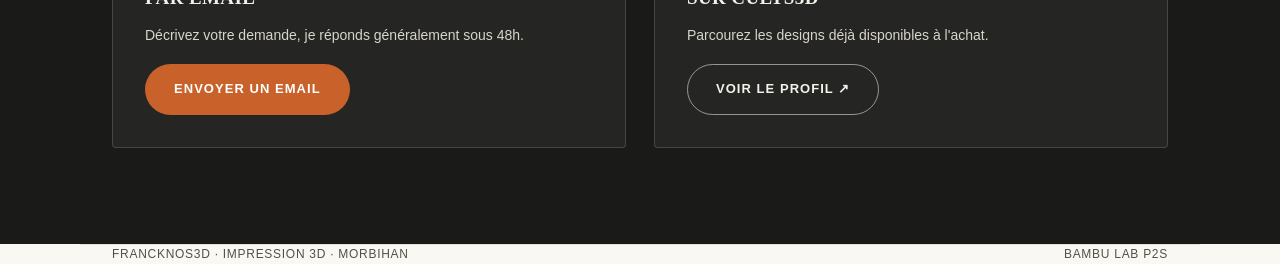
<file: preview/pillnav.html>
<!DOCTYPE html>
<html lang="fr">
<head>
<meta charset="UTF-8">
<meta name="viewport" content="width=device-width, initial-scale=1.0">
<title>Francknos 3D — Impression 3D sur mesure</title>
<meta name="description" content="Designs d'impression 3D et pièces sur mesure, imprimés sur Bambu Lab P2S. Morbihan, Bretagne.">
<link rel="icon" type="image/x-icon" href="../favicon.ico">
<link rel="apple-touch-icon" sizes="180x180" href="../apple-touch-icon.png">
<link rel="icon" type="image/png" sizes="192x192" href="../icon-192.png">
<style>
  :root {
    --ink: #1a1a18;
    --ink-soft: #52504a;
    --surface: #faf8f3;
    --surface-raised: #ffffff;
    --border: #e4e0d4;
    --accent: #c9622a;
    --accent-ink: #ffffff;
    --serif: Georgia, "Iowan Old Style", "Palatino Linotype", "Times New Roman", serif;
    --sans: -apple-system, "Segoe UI", Roboto, "Helvetica Neue", Arial, sans-serif;
  }
  * { box-sizing: border-box; }
  html { scroll-behavior: smooth; }
  body {
    margin: 0;
    font-family: var(--sans);
    color: var(--ink);
    background: var(--surface);
    line-height: 1.6;
  }
  a { color: inherit; }
  .wrap { max-width: 1120px; margin: 0 auto; padding: 0 32px; }

  /* ===== TOP BAR ===== */
  header.top {
    position: sticky; top: 0; z-index: 20;
    background: var(--ink);
    color: #f3f1ea;
  }
  nav.wrap {
    display: flex; align-items: center; justify-content: space-between;
    height: 88px;
  }
  .brand {
    font-family: var(--serif); font-weight: 700; font-size: 22px;
    letter-spacing: 0.22em; text-transform: uppercase; text-decoration: none; color: #f3f1ea;
  }
  .brand span { color: var(--accent); }
  .navlinks { display: flex; gap: 14px; font-size: 12px; }
  .navlinks a {
    text-decoration: none; color: #f3f1ea; font-weight: 600;
    text-transform: uppercase; letter-spacing: 0.08em;
    border: 1px solid rgba(243,241,234,0.45);
    border-radius: 999px;
    padding: 10px 18px;
    display: inline-flex; align-items: center; gap: 8px;
    transition: background .2s ease, border-color .2s ease, color .2s ease;
    white-space: nowrap;
  }
  .navlinks a::after { content: ">"; font-weight: 700; color: var(--accent); }
  .navlinks a:hover {
    background: var(--accent); border-color: var(--accent); color: #fff;
  }
  .navlinks a:hover::after { color: #fff; }

  /* ===== HERO ===== */
  .hero {
    position: relative;
    min-height: 92vh;
    display: flex; align-items: center; justify-content: center;
    text-align: center;
    background: linear-gradient(to bottom, rgba(10,10,9,0.55), rgba(10,10,9,0.78)), url('../img/piece9.jpg') center/cover no-repeat;
    color: #f3f1ea;
    padding: 100px 24px;
  }
  .hero-inner { max-width: 820px; }
  .eyebrow {
    font-size: 12px; text-transform: uppercase; letter-spacing: 0.35em;
    color: var(--accent); margin: 0 0 24px; font-weight: 700;
  }
  h1 {
    font-family: var(--serif);
    font-size: clamp(38px, 6.4vw, 78px); line-height: 1.04; letter-spacing: 0.04em;
    margin: 0 0 26px; font-weight: 700; text-transform: uppercase;
  }
  .hero p.lede {
    font-family: var(--sans); font-size: 17px; color: #e7e4da; max-width: 54ch;
    margin: 0 auto 36px; line-height: 1.7;
  }
  .cta-row { display: flex; gap: 14px; flex-wrap: wrap; justify-content: center; }
  .btn {
    display: inline-flex; align-items: center; gap: 8px;
    padding: 14px 28px; border-radius: 999px; font-size: 13px; font-weight: 700;
    text-decoration: none; border: 1px solid transparent; cursor: pointer;
    text-transform: uppercase; letter-spacing: 0.08em;
    transition: background .2s ease, color .2s ease, border-color .2s ease;
  }
  .btn-primary { background: var(--accent); color: #fff; }
  .btn-primary:hover { background: #a44d1f; }
  .btn-ghost { border-color: rgba(243,241,234,0.55); color: #f3f1ea; background: transparent; }
  .btn-ghost:hover { border-color: #f3f1ea; background: rgba(243,241,234,0.12); }

  /* stat strip shown under hero on cream, editorial style */
  .stat-strip { background: var(--surface); border-bottom: 1px solid var(--border); }
  .stat-row-wrap {
    display: grid; grid-template-columns: repeat(4, 1fr);
  }
  .stat-cell {
    padding: 36px 24px; text-align: center; border-right: 1px solid var(--border);
  }
  .stat-cell:last-child { border-right: none; }
  .stat-num { font-family: var(--serif); font-weight: 700; font-size: 30px; color: var(--ink); }
  .stat-label {
    font-size: 11px; color: var(--ink-soft); text-transform: uppercase; letter-spacing: 0.12em; margin-top: 6px;
  }

  /* ===== EDITORIAL SECTIONS ===== */
  section.block { padding: 96px 0; }
  .block.light { background: var(--surface); }
  .block.dark { background: var(--ink); color: #f3f1ea; }

  .block-head { text-align: center; max-width: 640px; margin: 0 auto 56px; }
  .eyebrow-sm {
    font-size: 11px; text-transform: uppercase; letter-spacing: 0.3em; color: var(--accent);
    font-weight: 700; margin: 0 0 14px;
  }
  h2 {
    font-family: var(--serif); font-size: clamp(28px, 3.4vw, 42px); letter-spacing: 0.02em;
    margin: 0 0 14px; font-weight: 700; text-transform: uppercase;
  }
  .block.dark h2, .block.dark .eyebrow-sm { color: #f3f1ea; }
  .section-intro { color: var(--ink-soft); font-size: 15px; margin: 0; }
  .block.dark .section-intro { color: #d8d5ca; }

  /* gallery as editorial grid */
  .gallery {
    display: grid; grid-template-columns: repeat(3, 1fr); gap: 2px;
    background: var(--border);
  }
  .piece { background: var(--surface); overflow: hidden; }
  .piece-thumb {
    aspect-ratio: 4 / 5; width: 100%; height: 100%; object-fit: cover; display: block;
    filter: grayscale(12%);
    transition: filter .3s ease, transform .4s ease;
  }
  .piece:hover .piece-thumb { filter: grayscale(0%); transform: scale(1.03); }
  .piece-body { padding: 22px 22px 6px; }
  .piece-name {
    font-family: var(--serif); font-weight: 700; font-size: 17px; margin: 0 0 6px; text-transform: uppercase; letter-spacing: 0.03em;
  }
  .piece-meta { font-size: 12px; color: var(--ink-soft); letter-spacing: 0.04em; }
  .piece-link {
    display: inline-flex; align-items: center; gap: 6px; margin: 14px 22px 22px; padding: 8px 16px;
    font-size: 11px; font-weight: 700; text-transform: uppercase; letter-spacing: 0.08em;
    border: 1px solid var(--ink); border-radius: 999px; text-decoration: none; color: var(--ink);
  }
  .piece-link::after { content: ">"; color: var(--accent); font-weight: 700; }
  .piece-link:hover { background: var(--ink); color: #fff; }

  /* sur-mesure: 2-col editorial with image */
  .editorial-row {
    display: grid; grid-template-columns: 1fr 1fr; gap: 64px; align-items: center;
  }
  .editorial-row img {
    width: 100%; height: 100%; object-fit: cover; aspect-ratio: 4/3; display: block;
  }
  .contact-grid { display: grid; grid-template-columns: 1fr 1fr; gap: 28px; margin-top: 20px; }
  .contact-card {
    background: var(--surface-raised); border: 1px solid var(--border); border-radius: 4px; padding: 32px;
  }
  .block.dark .contact-card { background: rgba(255,255,255,0.05); border-color: rgba(255,255,255,0.15); }
  .contact-card h3 {
    font-family: var(--serif); margin: 0 0 10px; font-size: 19px; text-transform: uppercase; letter-spacing: 0.02em;
  }
  .contact-card p { color: var(--ink-soft); font-size: 14px; margin: 0 0 18px; }
  .block.dark .contact-card p { color: #d8d5ca; }

  .custom-grid { display: grid; grid-template-columns: repeat(3, 1fr); gap: 32px; margin-top: 48px; }
  .step-num {
    font-family: var(--serif); color: var(--accent); font-size: 28px; font-weight: 700; margin-bottom: 10px; display: block;
  }
  .step h3 {
    font-family: var(--serif); font-size: 17px; margin: 0 0 8px; text-transform: uppercase; letter-spacing: 0.02em;
  }
  .step p { font-size: 14px; color: var(--ink-soft); margin: 0; }

  .pricing-note {
    margin-top: 40px; padding: 24px 28px; background: var(--surface-raised);
    border: 1px solid var(--border); border-radius: 4px; font-size: 14px; color: var(--ink-soft);
  }
  .pricing-note strong { color: var(--ink); }

  footer {
    padding: 36px 0 52px; font-size: 12px; color: var(--ink-soft);
    display: flex; justify-content: space-between; text-transform: uppercase; letter-spacing: 0.06em;
    background: var(--surface); border-top: 1px solid var(--border);
  }

  @media (max-width: 760px) {
    .editorial-row, .contact-grid { grid-template-columns: 1fr; }
    .gallery, .custom-grid { grid-template-columns: 1fr 1fr; }
    .stat-row-wrap { grid-template-columns: 1fr 1fr; }
    .stat-cell:nth-child(2) { border-right: none; }
    .stat-cell { border-bottom: 1px solid var(--border); }
    nav.wrap { flex-wrap: wrap; height: auto; padding: 16px 24px; gap: 12px; }
    .navlinks { display: flex; gap: 10px; font-size: 11px; flex-wrap: wrap; width: 100%; justify-content: center; }
    .hero { min-height: 70vh; padding: 70px 20px; }
    section.block { padding: 64px 0; }
  }
  @media (max-width: 480px) {
    .gallery, .custom-grid { grid-template-columns: 1fr; }
    .stat-row-wrap { grid-template-columns: 1fr 1fr; }
    .navlinks a { padding: 8px 12px; font-size: 10px; }
  }
</style>
</head>
<body>

<header class="top">
  <nav class="wrap">
    <a href="#" class="brand">francknos<span>3d</span></a>
    <div class="navlinks">
      <a href="#galerie">Galerie</a>
      <a href="#sur-mesure">Sur mesure</a>
      <a href="../setup.html">Mon setup</a>
      <a href="#contact">Contact</a>
    </div>
  </nav>
</header>

<section class="hero">
  <div class="hero-inner">
    <p class="eyebrow">Impression 3D — Bambu Lab P2S — Morbihan</p>
    <h1>Des pièces imprimées avec précision, du design au sur-mesure.</h1>
    <p class="lede">Je conçois et imprime des objets fonctionnels et décoratifs en 3D. Plus de 700 téléchargements sur Cults3D, et des commandes personnalisées possibles pour vos projets.</p>
    <div class="cta-row">
      <a href="#sur-mesure" class="btn btn-primary">Demander un devis sur mesure</a>
      <a href="https://cults3d.com/fr/utilisateurs/francknos" class="btn btn-ghost" target="_blank" rel="noopener">Voir le profil Cults3D ↗</a>
    </div>
  </div>
</section>

<div class="stat-strip">
  <div class="wrap">
    <div class="stat-row-wrap">
      <div class="stat-cell"><div class="stat-num">34</div><div class="stat-label">Designs publiés</div></div>
      <div class="stat-cell"><div class="stat-num">705</div><div class="stat-label">Téléchargements</div></div>
      <div class="stat-cell"><div class="stat-num">688 €</div><div class="stat-label">Ventes cumulées</div></div>
      <div class="stat-cell"><div class="stat-num">32</div><div class="stat-label">Abonnés Cults3D</div></div>
    </div>
  </div>
</div>

<section id="galerie" class="block light">
  <div class="wrap">
    <div class="block-head">
      <p class="eyebrow-sm">Collection</p>
      <h2>Galerie</h2>
      <p class="section-intro">Une sélection de pièces conçues et imprimées. Chaque modèle est disponible à l'achat sur Cults3D, ou imprimable à la demande.</p>
    </div>
    <div class="gallery">
      <div class="piece">
        <img class="piece-thumb" src="../img/piece9.jpg" alt="Mécanisme d'horloge squelette imprimé en 3D">
        <div class="piece-body">
          <p class="piece-name">Horloge squelette</p>
          <p class="piece-meta">PLA · cadrans et aiguilles fonctionnels</p>
        </div>
        <a href="https://cults3d.com/fr/utilisateurs/francknos" class="piece-link" target="_blank" rel="noopener">Voir sur Cults3D</a>
      </div>
      <div class="piece">
        <img class="piece-thumb" src="../img/piece1.jpg" alt="Cryptex Da Vinci Code imprimé en 3D">
        <div class="piece-body">
          <p class="piece-name">Cryptex "Da Vinci Code"</p>
          <p class="piece-meta">PLA · mécanisme à combinaison</p>
        </div>
        <a href="https://cults3d.com/fr/utilisateurs/francknos" class="piece-link" target="_blank" rel="noopener">Voir sur Cults3D</a>
      </div>
      <div class="piece">
        <img class="piece-thumb" src="../img/piece8.jpg" alt="Pendule mécanique imprimée en 3D">
        <div class="piece-body">
          <p class="piece-name">Pendule mécanique</p>
          <p class="piece-meta">PLA · présentation en cadre</p>
        </div>
        <a href="https://cults3d.com/fr/utilisateurs/francknos" class="piece-link" target="_blank" rel="noopener">Voir sur Cults3D</a>
      </div>
      <div class="piece">
        <img class="piece-thumb" src="../img/piece3.jpg" alt="Chien avec un bras Hulk imprimé en 3D">
        <div class="piece-body">
          <p class="piece-name">Bras Hulk (format jouet)</p>
          <p class="piece-meta">PLA · pièce cosplay / jouet</p>
        </div>
        <a href="https://cults3d.com/fr/utilisateurs/francknos" class="piece-link" target="_blank" rel="noopener">Voir sur Cults3D</a>
      </div>
      <div class="piece">
        <img class="piece-thumb" src="../img/piece4.jpg" alt="Mécanisme d'engrenages imprimé en 3D">
        <div class="piece-body">
          <p class="piece-name">Mécanisme d'engrenages</p>
          <p class="piece-meta">PLA · pièces mobiles</p>
        </div>
        <a href="https://cults3d.com/fr/utilisateurs/francknos" class="piece-link" target="_blank" rel="noopener">Voir sur Cults3D</a>
      </div>
      <div class="piece">
        <img class="piece-thumb" src="../img/piece2.jpg" alt="Cuillère doseuse imprimée en 3D">
        <div class="piece-body">
          <p class="piece-name">Cuillère doseuse</p>
          <p class="piece-meta">PLA · objet fonctionnel</p>
        </div>
        <a href="https://cults3d.com/fr/utilisateurs/francknos" class="piece-link" target="_blank" rel="noopener">Voir sur Cults3D</a>
      </div>
      <div class="piece">
        <img class="piece-thumb" src="../img/piece5.jpg" alt="Composition d'engrenages imprimée en 3D">
        <div class="piece-body">
          <p class="piece-name">Composition d'engrenages</p>
          <p class="piece-meta">PLA · pièce décorative</p>
        </div>
        <a href="https://cults3d.com/fr/utilisateurs/francknos" class="piece-link" target="_blank" rel="noopener">Voir sur Cults3D</a>
      </div>
    </div>
  </div>
</section>

<section id="sur-mesure" class="block light">
  <div class="wrap">
    <div class="block-head">
      <p class="eyebrow-sm">Service</p>
      <h2>Sur mesure</h2>
      <p class="section-intro">Vous avez besoin d'une pièce introuvable, d'un support spécifique ou d'un objet personnalisé ? Deux formules possibles, selon ce dont vous avez besoin.</p>
    </div>

    <div class="editorial-row">
      <img src="../img/piece4.jpg" alt="Mécanisme d'engrenages, pièce sur mesure">
      <div class="contact-grid" style="margin-top:0;">
        <div class="contact-card">
          <h3>Plan 3D seul</h3>
          <p>Je modélise la pièce et vous livre le fichier (STL/3MF, modifiable sur demande). Vous imprimez vous-même ou ailleurs.</p>
        </div>
        <div class="contact-card">
          <h3>Impression 3D</h3>
          <p>Conception + impression sur ma Bambu Lab P2S, prête à l'emploi. Remise en main propre (secteur Kervignac/Hennebont) ou envoi postal.</p>
        </div>
      </div>
    </div>

    <div class="custom-grid">
      <div class="step">
        <span class="step-num">01</span>
        <h3>Décrivez votre besoin</h3>
        <p>Envoyez une photo, un croquis ou une mesure de la pièce recherchée via le formulaire de contact, et précisez la formule souhaitée (plan seul ou impression).</p>
      </div>
      <div class="step">
        <span class="step-num">02</span>
        <h3>Devis et validation</h3>
        <p>Je vous propose un prix selon la complexité, le matériau et le temps d'impression estimé.</p>
      </div>
      <div class="step">
        <span class="step-num">03</span>
        <h3>Livraison</h3>
        <p>Fichier envoyé par email, ou pièce imprimée remise/livrée selon la formule choisie.</p>
      </div>
    </div>
    <div class="pricing-note">
      <strong>Paiement :</strong> acompte de 30 à 50 % à la validation du devis (lien de paiement en ligne), solde à la livraison. Possibilité de paiement en liquide pour les remises en main propre locales.
    </div>
  </div>
</section>

<section id="contact" class="block dark">
  <div class="wrap">
    <div class="block-head">
      <p class="eyebrow-sm">Prendre contact</p>
      <h2>Contact</h2>
      <p class="section-intro">Pour une commande, une question sur un modèle existant ou un projet sur mesure.</p>
    </div>
    <div class="contact-grid">
      <div class="contact-card">
        <h3>Par email</h3>
        <p>Décrivez votre demande, je réponds généralement sous 48h.</p>
        <a href="mailto:francknos+3d@gmail.com" class="btn btn-primary">Envoyer un email</a>
      </div>
      <div class="contact-card">
        <h3>Sur Cults3D</h3>
        <p>Parcourez les designs déjà disponibles à l'achat.</p>
        <a href="https://cults3d.com/fr/utilisateurs/francknos" class="btn btn-ghost" target="_blank" rel="noopener">Voir le profil ↗</a>
      </div>
    </div>
  </div>
</section>

<footer class="wrap">
  <span>francknos3d · Impression 3D · Morbihan</span>
  <span>Bambu Lab P2S</span>
</footer>

</body>
</html>
</file>
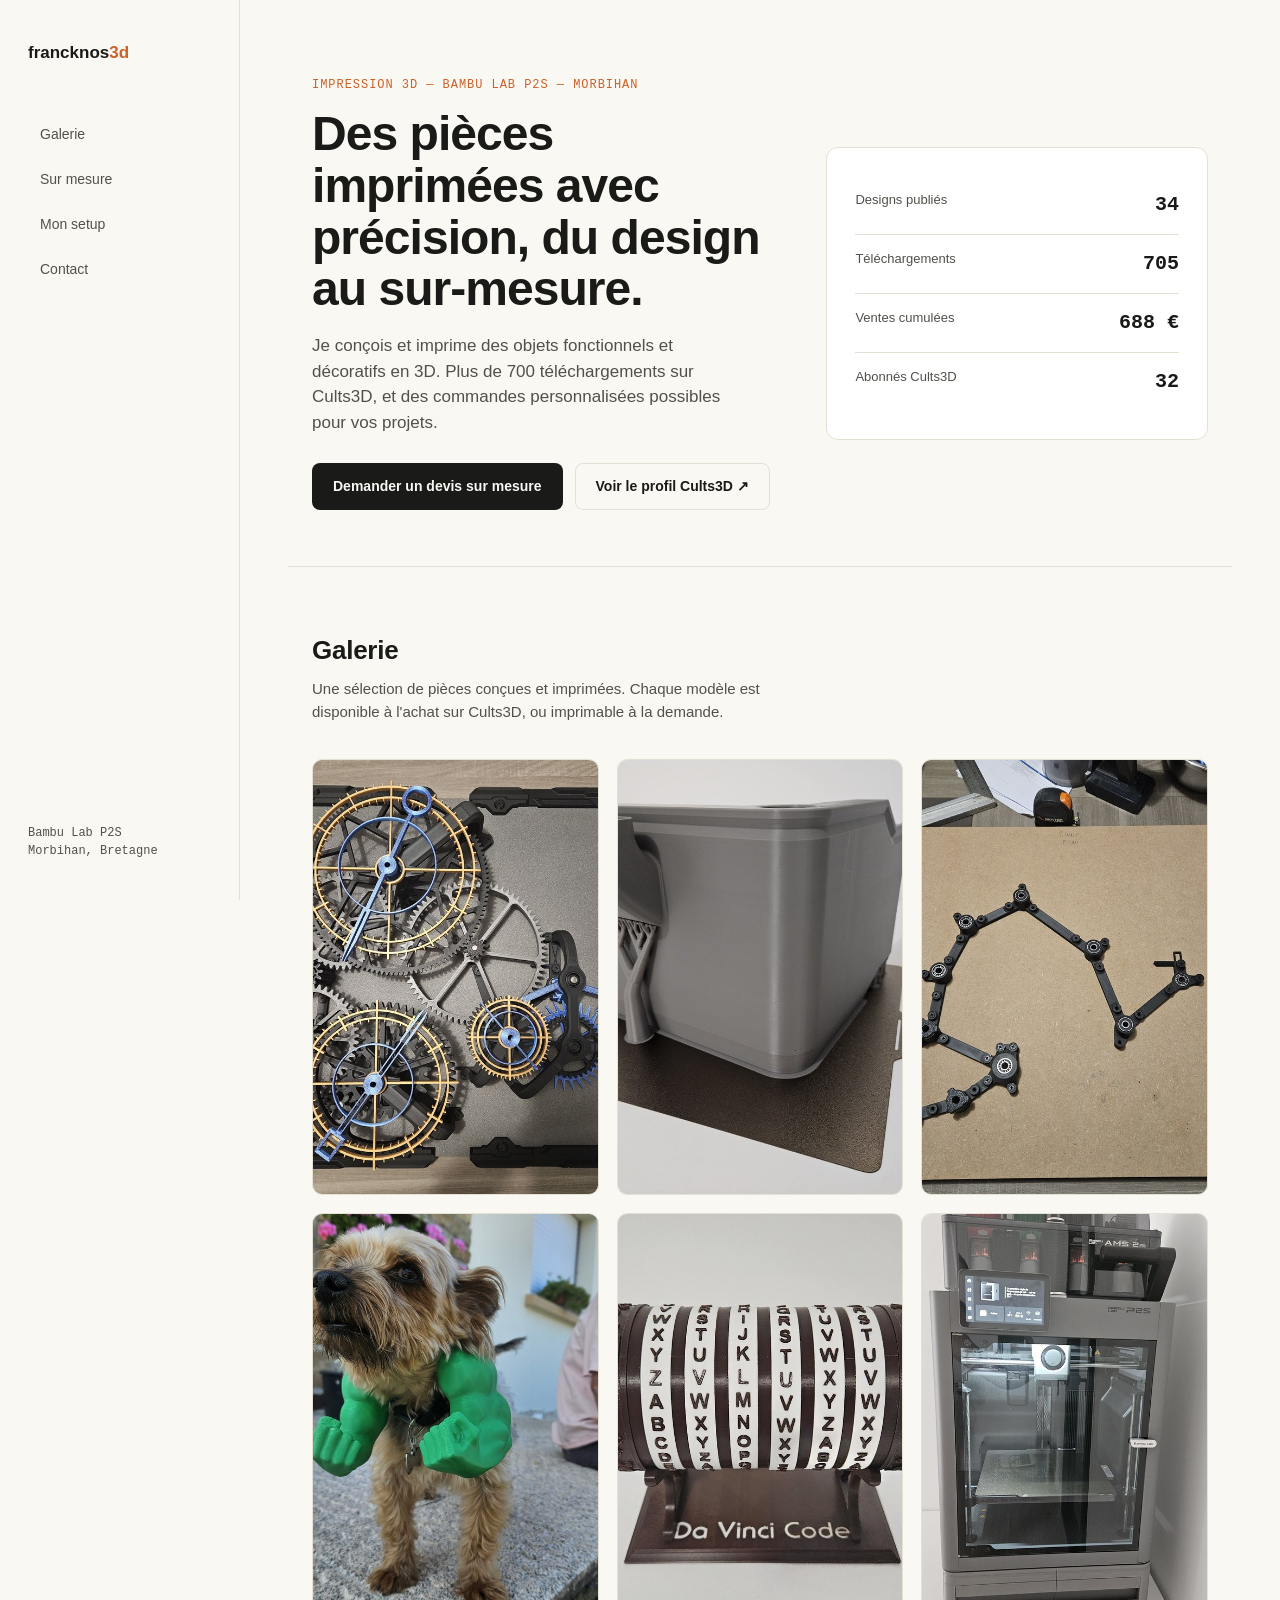
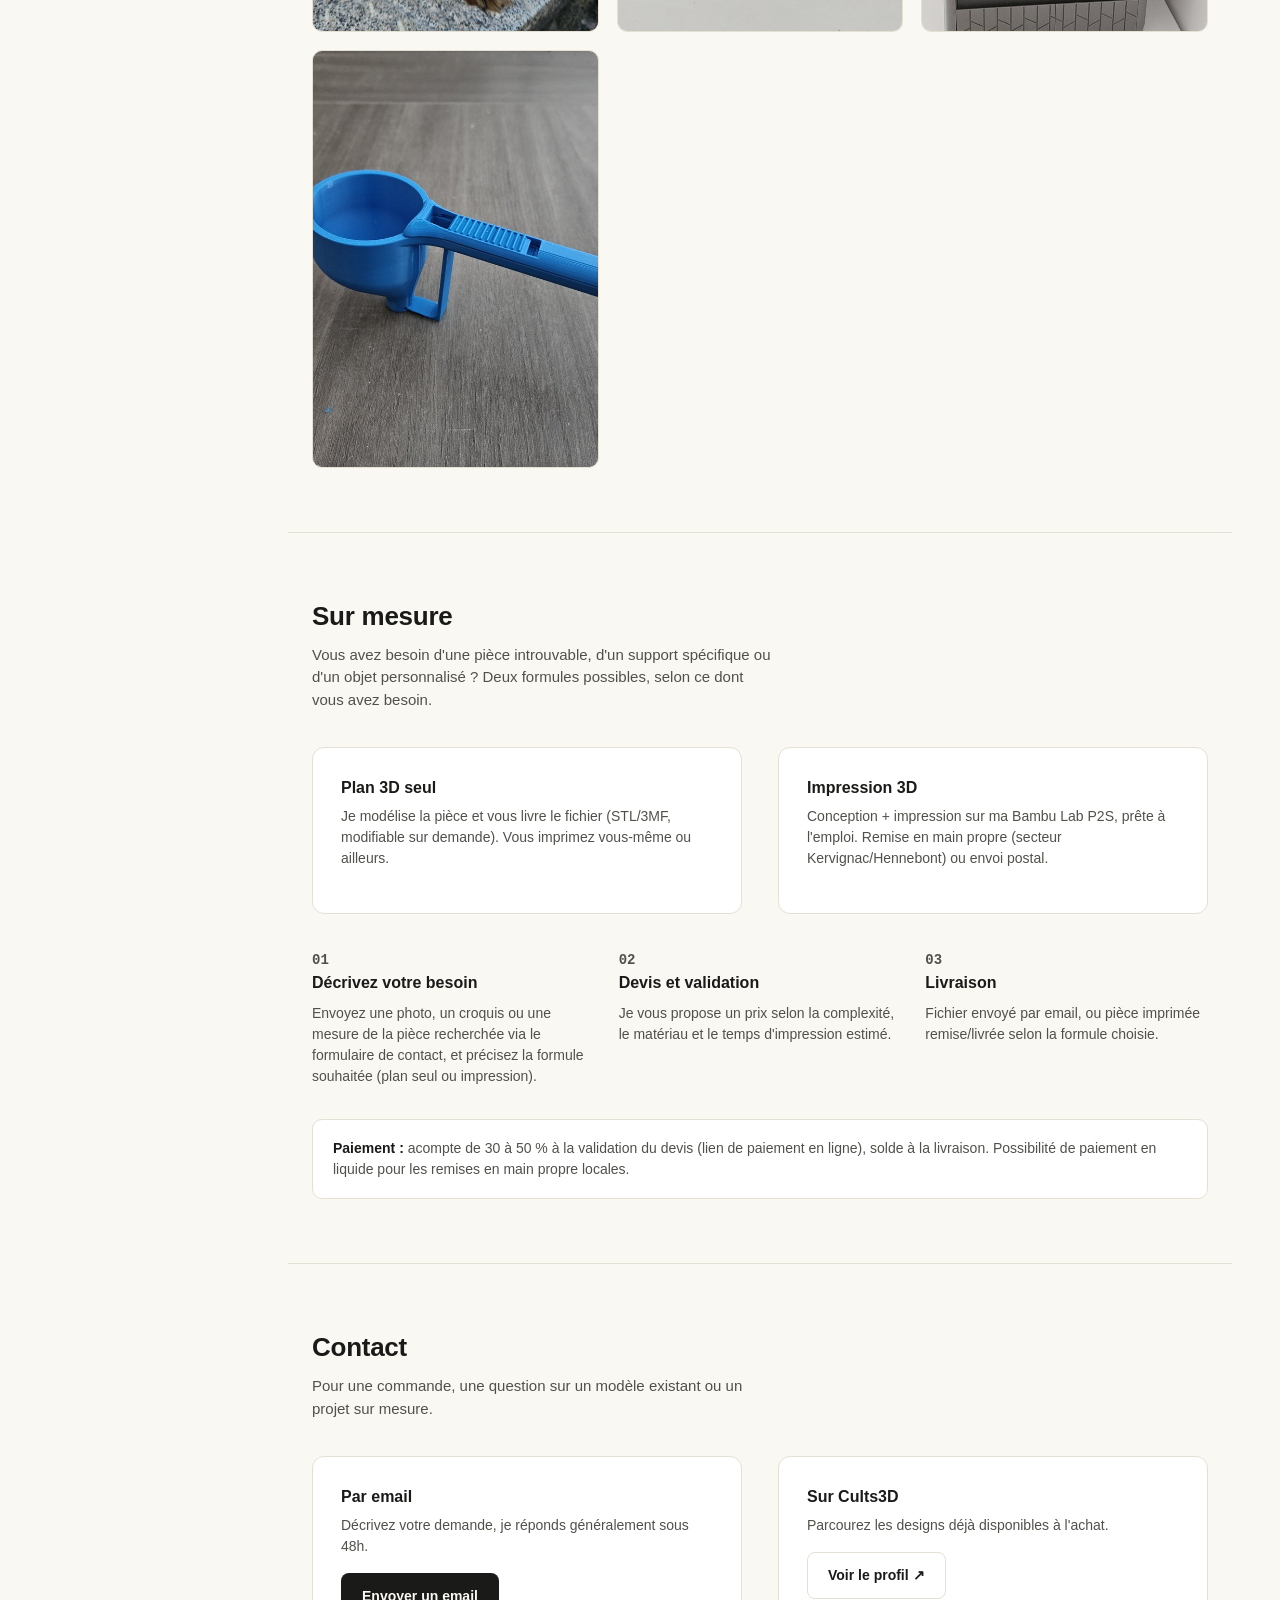
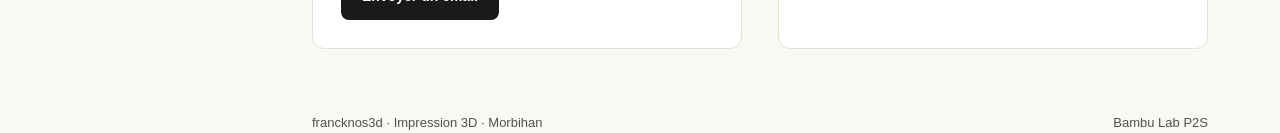
<file: preview/sidebar.html>
<!DOCTYPE html>
<html lang="fr">
<head>
<meta charset="UTF-8">
<meta name="viewport" content="width=device-width, initial-scale=1.0">
<title>Francknos 3D — Impression 3D sur mesure</title>
<meta name="description" content="Designs d'impression 3D et pièces sur mesure, imprimés sur Bambu Lab P2S. Morbihan, Bretagne.">
<link rel="icon" type="image/x-icon" href="../favicon.ico">
<link rel="apple-touch-icon" sizes="180x180" href="../apple-touch-icon.png">
<link rel="icon" type="image/png" sizes="192x192" href="../icon-192.png">
<style>
  :root {
    --ink: #1a1a18;
    --ink-soft: #52504a;
    --surface: #faf8f3;
    --surface-raised: #ffffff;
    --border: #e4e0d4;
    --accent: #c9622a;
    --accent-ink: #ffffff;
    --mono: "JetBrains Mono", "SF Mono", Consolas, monospace;
    --sans: -apple-system, "Segoe UI", Roboto, "Helvetica Neue", Arial, sans-serif;
  }
  * { box-sizing: border-box; }
  html { scroll-behavior: smooth; }
  body { margin: 0; font-family: var(--sans); color: var(--ink); background: var(--surface); line-height: 1.5; }
  a { color: inherit; }
  .wrap { max-width: 1040px; margin: 0 auto; padding: 0 24px; }

  .layout { display: grid; grid-template-columns: 240px 1fr; max-width: 1280px; margin: 0 auto; }
  .sidebar {
    position: sticky; top: 0; height: 100vh; padding: 40px 28px;
    border-right: 1px solid var(--border); display: flex; flex-direction: column; justify-content: space-between;
  }
  .sidebar .brand { font-weight: 700; font-size: 17px; text-decoration: none; display: block; margin-bottom: 48px; }
  .sidebar .brand span { color: var(--accent); }
  .navlinks { display: flex; flex-direction: column; gap: 4px; font-size: 14px; }
  .navlinks a {
    text-decoration: none; color: var(--ink-soft); font-weight: 500; padding: 10px 12px; border-radius: 8px;
  }
  .navlinks a:hover { color: var(--ink); background: var(--surface-raised); }
  .sidebar-foot { font-size: 12px; color: var(--ink-soft); font-family: var(--mono); }
  .content { padding: 0 48px; min-width: 0; }
  header.top { display: none; }

  .hero {
    padding: 76px 0 56px;
    border-bottom: 1px solid var(--border);
  }
  .hero-grid { display: grid; grid-template-columns: 1.1fr 0.9fr; gap: 48px; align-items: center; }
  .eyebrow {
    font-family: var(--mono); font-size: 12px; text-transform: uppercase; letter-spacing: 0.08em;
    color: var(--accent); margin: 0 0 14px;
  }
  h1 {
    font-size: clamp(32px, 4.6vw, 48px); line-height: 1.08; letter-spacing: -0.02em;
    margin: 0 0 18px; font-weight: 700;
  }
  .hero p.lede { font-size: 17px; color: var(--ink-soft); max-width: 46ch; margin: 0 0 28px; }
  .cta-row { display: flex; gap: 12px; flex-wrap: wrap; }
  .btn {
    display: inline-flex; align-items: center; gap: 8px;
    padding: 12px 20px; border-radius: 8px; font-size: 14px; font-weight: 600;
    text-decoration: none; border: 1px solid transparent; cursor: pointer;
  }
  .btn-primary { background: var(--ink); color: var(--surface); }
  .btn-primary:hover { background: #000; }
  .btn-ghost { border-color: var(--border); color: var(--ink); background: transparent; }
  .btn-ghost:hover { border-color: var(--ink-soft); }

  .stat-card {
    background: var(--surface-raised); border: 1px solid var(--border); border-radius: 12px;
    padding: 28px;
  }
  .stat-row { display: flex; justify-content: space-between; padding: 14px 0; border-bottom: 1px solid var(--border); }
  .stat-row:last-child { border-bottom: none; }
  .stat-num { font-family: var(--mono); font-weight: 700; font-size: 20px; }
  .stat-label { font-size: 13px; color: var(--ink-soft); }

  section { padding: 64px 0; border-bottom: 1px solid var(--border); }
  h2 {
    font-size: 26px; letter-spacing: -0.01em; margin: 0 0 8px; font-weight: 700;
  }
  .section-intro { color: var(--ink-soft); font-size: 15px; margin: 0 0 36px; max-width: 56ch; }

  .gallery {
    display: grid; grid-template-columns: repeat(3, 1fr); gap: 18px;
  }
  .piece {
    background: var(--surface-raised); border: 1px solid var(--border); border-radius: 10px;
    overflow: hidden;
  }
  .piece-thumb {
    aspect-ratio: 1 / 1; background: #efece3;
    display: flex; align-items: center; justify-content: center;
    color: #b7b2a1; font-family: var(--mono); font-size: 12px;
  }
  .piece-body { padding: 14px 16px; }
  .piece-name { font-weight: 600; font-size: 14px; margin: 0 0 4px; }
  .piece-meta { font-size: 12px; color: var(--ink-soft); font-family: var(--mono); }
  .piece-link {
    display: block; padding: 10px 16px; font-size: 13px; font-weight: 600;
    border-top: 1px solid var(--border); text-decoration: none; color: var(--accent);
  }

  .custom-grid { display: grid; grid-template-columns: repeat(3, 1fr); gap: 24px; }
  .step { }
  .step-num {
    font-family: var(--mono); color: var(--accent); font-size: 13px; font-weight: 700; margin-bottom: 10px;
  }
  .step h3 { font-size: 16px; margin: 0 0 8px; }
  .step p { font-size: 14px; color: var(--ink-soft); margin: 0; }

  .pricing-note {
    margin-top: 32px; padding: 18px 20px; background: var(--surface-raised);
    border: 1px solid var(--border); border-radius: 10px; font-size: 14px; color: var(--ink-soft);
  }
  .pricing-note strong { color: var(--ink); }

  .contact-grid { display: grid; grid-template-columns: 1fr 1fr; gap: 36px; }
  .contact-card {
    background: var(--surface-raised); border: 1px solid var(--border); border-radius: 12px; padding: 28px;
  }
  .contact-card h3 { margin: 0 0 6px; font-size: 16px; }
  .contact-card p { color: var(--ink-soft); font-size: 14px; margin: 0 0 16px; }

  footer {
    padding: 32px 0 48px; font-size: 13px; color: var(--ink-soft);
    display: flex; justify-content: space-between;
  }

  @media (max-width: 900px) {
    .layout { display: block; }
    .sidebar { position: static; height: auto; border-right: none; border-bottom: 1px solid var(--border); flex-direction: row; justify-content: space-between; align-items: center; padding: 16px 20px; }
    .sidebar .brand { margin-bottom: 0; }
    .navlinks { flex-direction: row; gap: 14px; }
    .sidebar-foot { display: none; }
    .content { padding: 0 20px; }
  }
  @media (max-width: 760px) {
    .hero-grid, .contact-grid { grid-template-columns: 1fr; }
    .gallery, .custom-grid { grid-template-columns: 1fr 1fr; }
  }
  @media (max-width: 480px) {
    .gallery, .custom-grid { grid-template-columns: 1fr; }
    .navlinks { gap: 12px; font-size: 12px; }
  }
</style>
</head>
<body>

<div class="layout">
  <aside class="sidebar">
    <div>
      <a href="#" class="brand">francknos<span>3d</span></a>
      <div class="navlinks">
        <a href="#galerie">Galerie</a>
        <a href="#sur-mesure">Sur mesure</a>
        <a href="../setup.html">Mon setup</a>
        <a href="#contact">Contact</a>
      </div>
    </div>
    <div class="sidebar-foot">Bambu Lab P2S<br>Morbihan, Bretagne</div>
  </aside>

  <div class="content">

<section class="hero">
  <div class="wrap hero-grid">
    <div>
      <p class="eyebrow">Impression 3D — Bambu Lab P2S — Morbihan</p>
      <h1>Des pièces imprimées avec précision, du design au sur-mesure.</h1>
      <p class="lede">Je conçois et imprime des objets fonctionnels et décoratifs en 3D. Plus de 700 téléchargements sur Cults3D, et des commandes personnalisées possibles pour vos projets.</p>
      <div class="cta-row">
        <a href="#sur-mesure" class="btn btn-primary">Demander un devis sur mesure</a>
        <a href="https://cults3d.com/fr/utilisateurs/francknos" class="btn btn-ghost" target="_blank" rel="noopener">Voir le profil Cults3D ↗</a>
      </div>
    </div>
    <div class="stat-card">
      <div class="stat-row"><span class="stat-label">Designs publiés</span><span class="stat-num">34</span></div>
      <div class="stat-row"><span class="stat-label">Téléchargements</span><span class="stat-num">705</span></div>
      <div class="stat-row"><span class="stat-label">Ventes cumulées</span><span class="stat-num">688 €</span></div>
      <div class="stat-row"><span class="stat-label">Abonnés Cults3D</span><span class="stat-num">32</span></div>
    </div>
  </div>
</section>

<section id="galerie">
  <div class="wrap">
    <h2>Galerie</h2>
    <p class="section-intro">Une sélection de pièces conçues et imprimées. Chaque modèle est disponible à l'achat sur Cults3D, ou imprimable à la demande.</p>
    <div class="gallery">
      <div class="piece">
        <img class="piece-thumb" src="../img/piece9.jpg" alt="Mécanisme d'horloge squelette imprimé en 3D" style="width:100%;height:100%;object-fit:cover;display:block;">
        <div class="piece-body">
          <p class="piece-name">Horloge squelette</p>
          <p class="piece-meta">PLA · cadrans et aiguilles fonctionnels</p>
        </div>
        <a href="https://cults3d.com/fr/utilisateurs/francknos" class="piece-link" target="_blank" rel="noopener">Voir sur Cults3D →</a>
      </div>
      <div class="piece">
        <img class="piece-thumb" src="../img/piece1.jpg" alt="Cryptex Da Vinci Code imprimé en 3D" style="width:100%;height:100%;object-fit:cover;display:block;">
        <div class="piece-body">
          <p class="piece-name">Cryptex "Da Vinci Code"</p>
          <p class="piece-meta">PLA · mécanisme à combinaison</p>
        </div>
        <a href="https://cults3d.com/fr/utilisateurs/francknos" class="piece-link" target="_blank" rel="noopener">Voir sur Cults3D →</a>
      </div>
      <div class="piece">
        <img class="piece-thumb" src="../img/piece8.jpg" alt="Pendule mécanique imprimée en 3D" style="width:100%;height:100%;object-fit:cover;display:block;">
        <div class="piece-body">
          <p class="piece-name">Pendule mécanique</p>
          <p class="piece-meta">PLA · présentation en cadre</p>
        </div>
        <a href="https://cults3d.com/fr/utilisateurs/francknos" class="piece-link" target="_blank" rel="noopener">Voir sur Cults3D →</a>
      </div>
      <div class="piece">
        <img class="piece-thumb" src="../img/piece3.jpg" alt="Chien avec un bras Hulk imprimé en 3D" style="width:100%;height:100%;object-fit:cover;display:block;">
        <div class="piece-body">
          <p class="piece-name">Bras Hulk (format jouet)</p>
          <p class="piece-meta">PLA · pièce cosplay / jouet</p>
        </div>
        <a href="https://cults3d.com/fr/utilisateurs/francknos" class="piece-link" target="_blank" rel="noopener">Voir sur Cults3D →</a>
      </div>
      <div class="piece">
        <img class="piece-thumb" src="../img/piece4.jpg" alt="Mécanisme d'engrenages imprimé en 3D" style="width:100%;height:100%;object-fit:cover;display:block;">
        <div class="piece-body">
          <p class="piece-name">Mécanisme d'engrenages</p>
          <p class="piece-meta">PLA · pièces mobiles</p>
        </div>
        <a href="https://cults3d.com/fr/utilisateurs/francknos" class="piece-link" target="_blank" rel="noopener">Voir sur Cults3D →</a>
      </div>
      <div class="piece">
        <img class="piece-thumb" src="../img/piece2.jpg" alt="Cuillère doseuse imprimée en 3D" style="width:100%;height:100%;object-fit:cover;display:block;">
        <div class="piece-body">
          <p class="piece-name">Cuillère doseuse</p>
          <p class="piece-meta">PLA · objet fonctionnel</p>
        </div>
        <a href="https://cults3d.com/fr/utilisateurs/francknos" class="piece-link" target="_blank" rel="noopener">Voir sur Cults3D →</a>
      </div>
      <div class="piece">
        <img class="piece-thumb" src="../img/piece5.jpg" alt="Composition d'engrenages imprimée en 3D" style="width:100%;height:100%;object-fit:cover;display:block;">
        <div class="piece-body">
          <p class="piece-name">Composition d'engrenages</p>
          <p class="piece-meta">PLA · pièce décorative</p>
        </div>
        <a href="https://cults3d.com/fr/utilisateurs/francknos" class="piece-link" target="_blank" rel="noopener">Voir sur Cults3D →</a>
      </div>
    </div>
  </div>
</section>

<section id="sur-mesure">
  <div class="wrap">
    <h2>Sur mesure</h2>
    <p class="section-intro">Vous avez besoin d'une pièce introuvable, d'un support spécifique ou d'un objet personnalisé ? Deux formules possibles, selon ce dont vous avez besoin.</p>

    <div class="contact-grid" style="margin-bottom: 36px;">
      <div class="contact-card">
        <h3>Plan 3D seul</h3>
        <p>Je modélise la pièce et vous livre le fichier (STL/3MF, modifiable sur demande). Vous imprimez vous-même ou ailleurs.</p>
      </div>
      <div class="contact-card">
        <h3>Impression 3D</h3>
        <p>Conception + impression sur ma Bambu Lab P2S, prête à l'emploi. Remise en main propre (secteur Kervignac/Hennebont) ou envoi postal.</p>
      </div>
    </div>

    <div class="custom-grid">
      <div class="step">
        <p class="step-num">01</p>
        <h3>Décrivez votre besoin</h3>
        <p>Envoyez une photo, un croquis ou une mesure de la pièce recherchée via le formulaire de contact, et précisez la formule souhaitée (plan seul ou impression).</p>
      </div>
      <div class="step">
        <p class="step-num">02</p>
        <h3>Devis et validation</h3>
        <p>Je vous propose un prix selon la complexité, le matériau et le temps d'impression estimé.</p>
      </div>
      <div class="step">
        <p class="step-num">03</p>
        <h3>Livraison</h3>
        <p>Fichier envoyé par email, ou pièce imprimée remise/livrée selon la formule choisie.</p>
      </div>
    </div>
    <div class="pricing-note">
      <strong>Paiement :</strong> acompte de 30 à 50 % à la validation du devis (lien de paiement en ligne), solde à la livraison. Possibilité de paiement en liquide pour les remises en main propre locales.
    </div>
  </div>
</section>

<section id="contact" style="border-bottom: none;">
  <div class="wrap">
    <h2>Contact</h2>
    <p class="section-intro">Pour une commande, une question sur un modèle existant ou un projet sur mesure.</p>
    <div class="contact-grid">
      <div class="contact-card">
        <h3>Par email</h3>
        <p>Décrivez votre demande, je réponds généralement sous 48h.</p>
        <a href="mailto:francknos+3d@gmail.com" class="btn btn-primary">Envoyer un email</a>
      </div>
      <div class="contact-card">
        <h3>Sur Cults3D</h3>
        <p>Parcourez les designs déjà disponibles à l'achat.</p>
        <a href="https://cults3d.com/fr/utilisateurs/francknos" class="btn btn-ghost" target="_blank" rel="noopener">Voir le profil ↗</a>
      </div>
    </div>
  </div>
</section>

<footer class="wrap">
  <span>francknos3d · Impression 3D · Morbihan</span>
  <span>Bambu Lab P2S</span>
</footer>

  </div>
</div>

</body>
</html>
</file>
